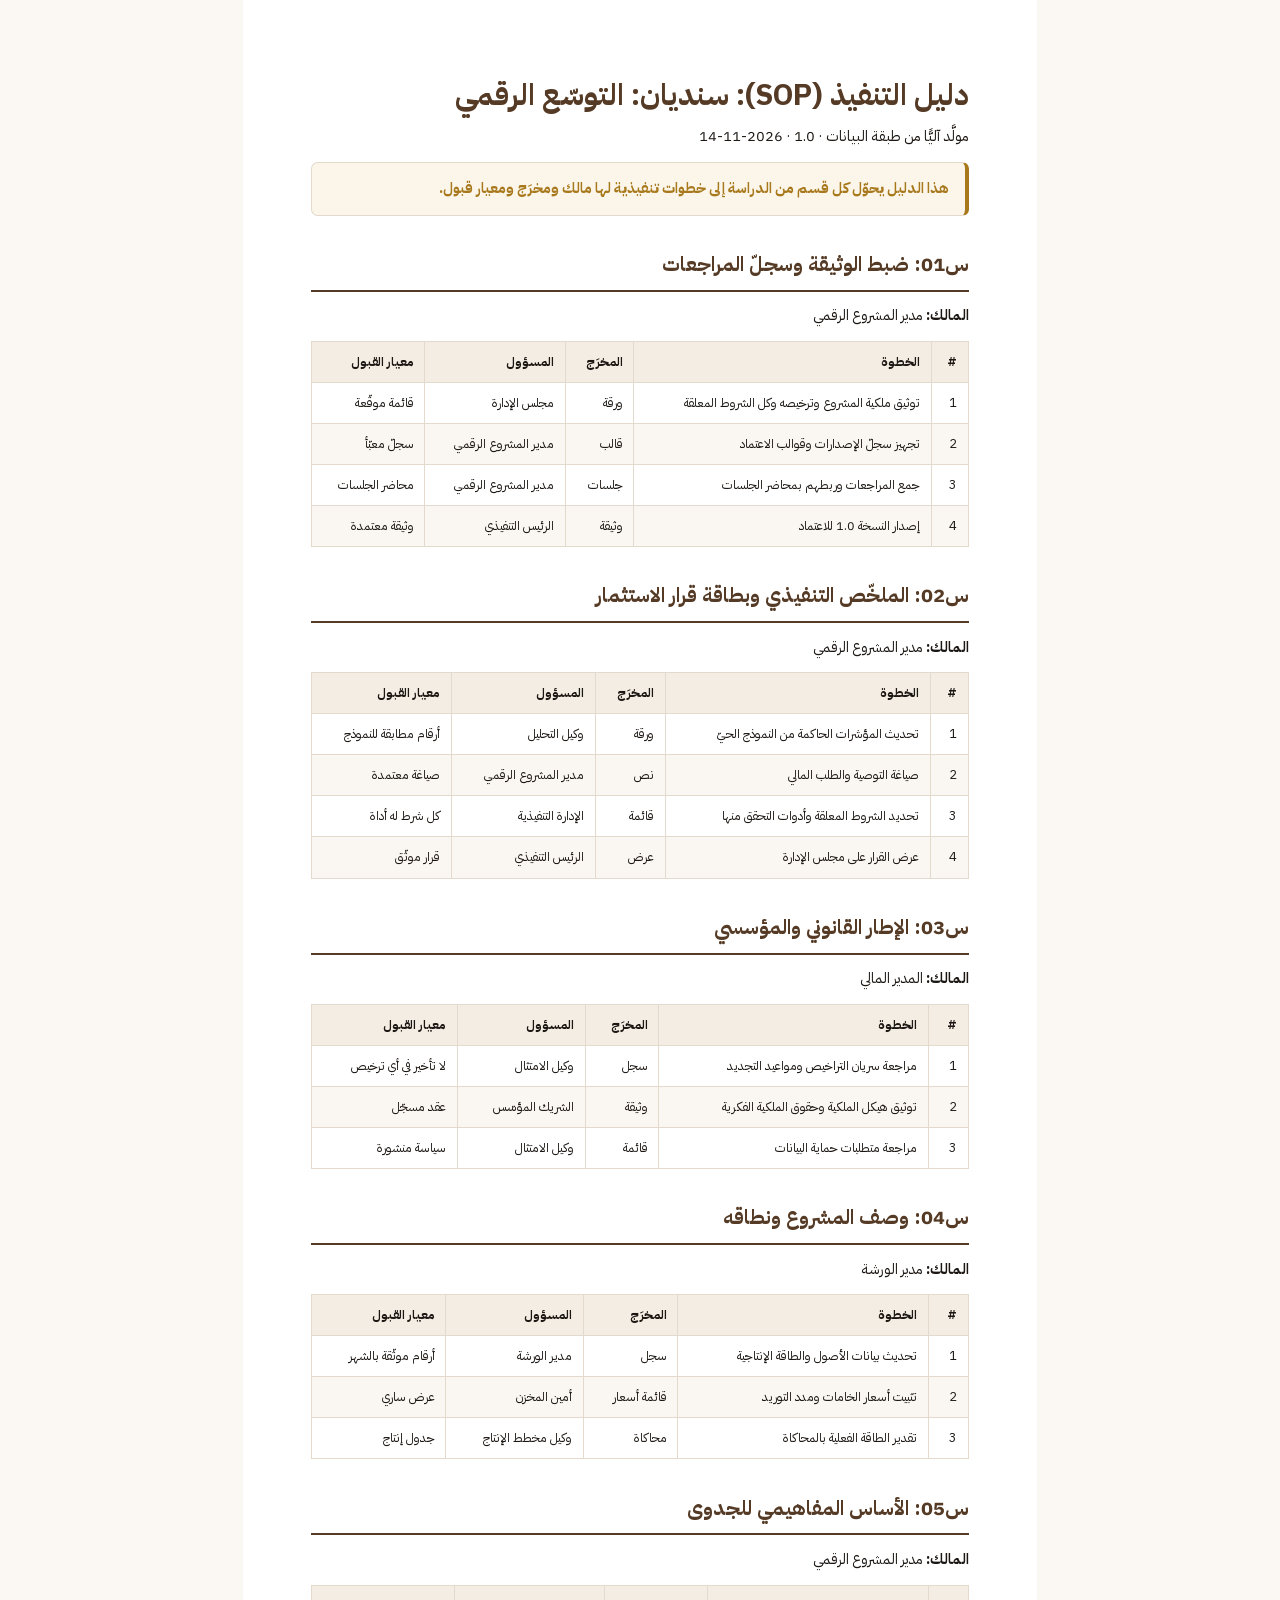
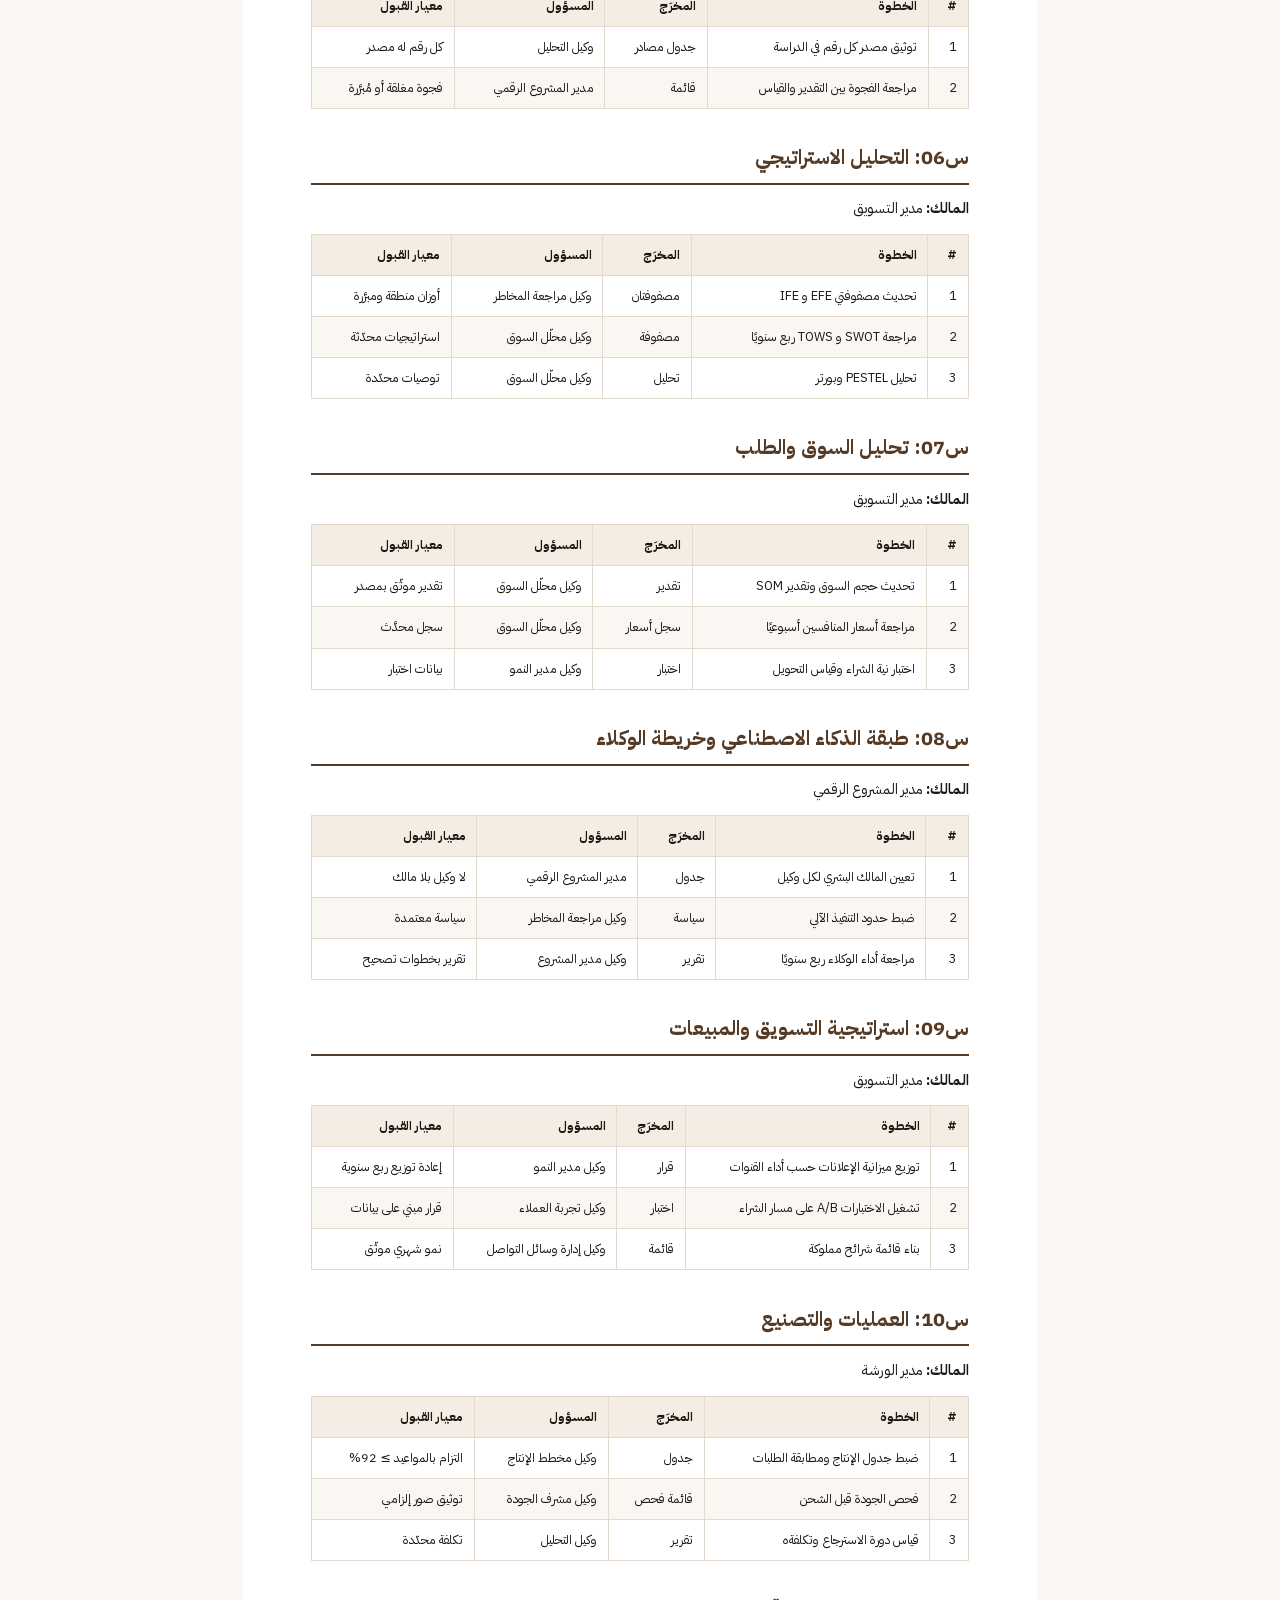
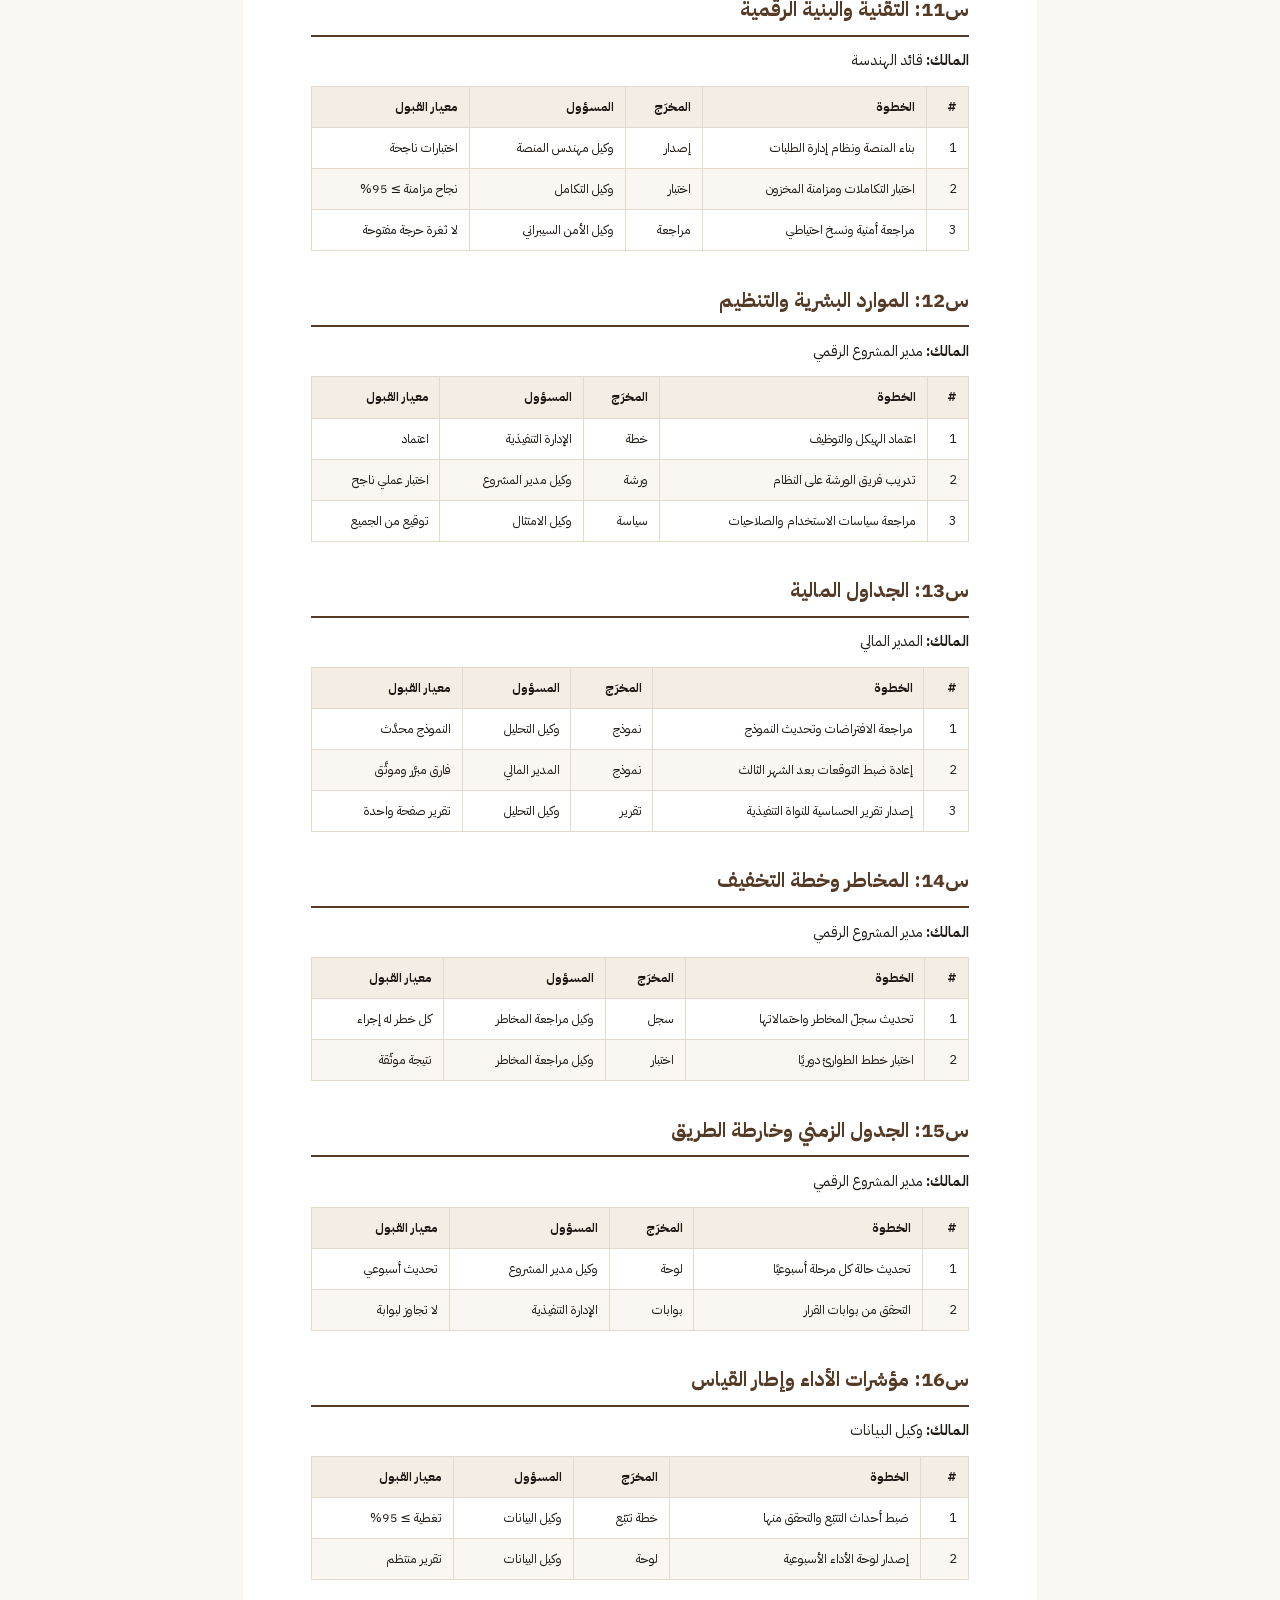
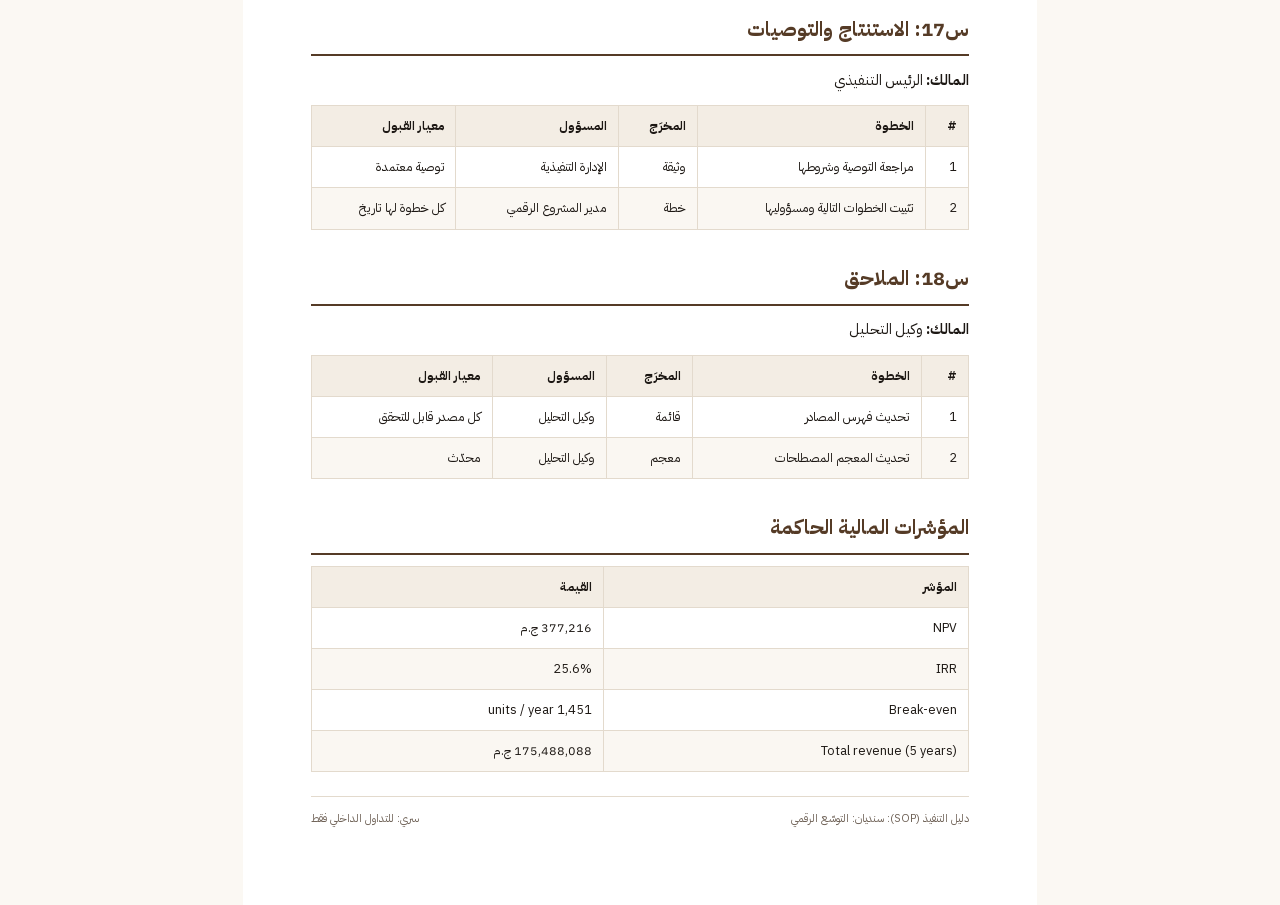
<file: out/01-sop-playbook.html>
<!DOCTYPE html>
<html lang="ar" dir="rtl">
<head>
<meta charset="utf-8">
<meta name="viewport" content="width=device-width, initial-scale=1">
<title>دليل التنفيذ (SOP): سنديان: التوسّع الرقمي</title>
<link rel="stylesheet" href="../assets/css/fonts.css">
<style>
:root{--ink:#1c1713;--muted:#6f6257;--line:#e3dacd;--wood:#553b26;--mint:#0e7c66;
--gold:#a8781d;--paper:#fbf8f3;--surface:#fff;--danger:#b3261e}
*{box-sizing:border-box}
body{margin:0;background:var(--paper);color:var(--ink);
font-family:"IBM Plex Sans Arabic","IBM Plex Sans Latin","Tajawal","Noto Sans Arabic","Geeza Pro",system-ui,sans-serif;
font-size:11pt;line-height:1.9;letter-spacing:0}
.page{max-width:210mm;min-height:297mm;margin:0 auto;padding:20mm 18mm;background:#fff}
h1{font-size:22pt;line-height:1.35;margin:0 0 6pt;color:var(--wood)}
h2{font-size:15pt;margin:22pt 0 8pt;padding-bottom:5pt;border-bottom:1.5pt solid var(--wood);color:var(--wood)}
h3{font-size:12.5pt;margin:16pt 0 6pt;color:var(--mint)}
p{margin:0 0 8pt}
ul,ol{margin:0 0 10pt;padding-inline-start:1.5em}
li{margin-bottom:4pt}
table{width:100%;border-collapse:collapse;margin:0 0 12pt;font-size:9.5pt}
th,td{border:1px solid var(--line);padding:6pt 8pt;text-align:right;vertical-align:top}
thead th{background:#f3ede4;font-weight:700}
tbody tr:nth-child(even){background:#faf7f2}
.num{direction:rtl;text-align:right;white-space:nowrap;font-variant-numeric:tabular-nums}
.cover{background:linear-gradient(155deg,#241a12,#553b26);color:#f6efe6;border-radius:8pt;
padding:26pt;margin-bottom:16pt;min-height:150mm;display:flex;flex-direction:column;justify-content:space-between}
.cover h1{color:#fff;font-size:26pt}
.cover .badge{display:inline-block;border:1px solid rgba(255,255,255,.3);border-radius:99pt;
padding:4pt 12pt;font-size:9pt}
.cover dl{display:grid;grid-template-columns:repeat(3,1fr);gap:8pt 14pt;margin:0;
border-top:1px solid rgba(255,255,255,.25);padding-top:12pt}
.cover dt{font-size:8pt;color:rgba(246,239,230,.6)}
.cover dd{margin:0;font-size:10pt;font-weight:700;color:#fff}
.kpis{display:grid;grid-template-columns:repeat(4,1fr);gap:8pt;margin:0 0 14pt}
.kpi{border:1px solid var(--line);border-radius:6pt;padding:8pt 10pt;background:#fff}
.kpi .l{font-size:8.5pt;color:var(--muted)}
.kpi .v{font-size:14pt;font-weight:700;color:var(--mint)}
.callout{border:1px solid var(--line);border-inline-start:3pt solid var(--gold);
background:#fbf6e9;border-radius:5pt;padding:9pt 12pt;margin:0 0 12pt}
.callout b{color:var(--gold)}
.foot{margin-top:18pt;padding-top:8pt;border-top:1px solid var(--line);
font-size:8.5pt;color:var(--muted);display:flex;justify-content:space-between}
code{font-family:"IBM Plex Mono",ui-monospace,Menlo,monospace;font-size:9pt;
direction:ltr;unicode-bidi:isolate;background:#f3ede4;padding:1pt 4pt;border-radius:3pt}
@media print{body{background:#fff}.page{padding:0;min-height:auto;max-width:none}
h2{page-break-after:avoid}table{page-break-inside:auto}tr{page-break-inside:avoid}
thead{display:table-header-group}.cover{-webkit-print-color-adjust:exact;print-color-adjust:exact}}
</style>
</head>
<body>
<div class="page">
<h1>دليل التنفيذ (SOP): سنديان: التوسّع الرقمي</h1><p class='note'>مولَّد آليًّا من طبقة البيانات · 1.0 · 2026-11-14</p><div class='callout'><b>هذا الدليل يحوّل كل قسم من الدراسة إلى خطوات تنفيذية لها مالك ومخرَج ومعيار قبول.</b></div><h2>س01: ضبط الوثيقة وسجلّ المراجعات</h2><p><b>المالك:</b> مدير المشروع الرقمي</p><table><thead><tr><th>#</th><th>الخطوة</th><th>المخرَج</th><th>المسؤول</th><th>معيار القبول</th></tr></thead><tbody><tr><td class='num'>1</td><td>توثيق ملكية المشروع وترخيصه وكل الشروط المعلقة</td><td>ورقة</td><td>مجلس الإدارة</td><td>قائمة موقّعة</td></tr><tr><td class='num'>2</td><td>تجهيز سجلّ الإصدارات وقوالب الاعتماد</td><td>قالب</td><td>مدير المشروع الرقمي</td><td>سجلّ معبّأ</td></tr><tr><td class='num'>3</td><td>جمع المراجعات وربطهم بمحاضر الجلسات</td><td>جلسات</td><td>مدير المشروع الرقمي</td><td>محاضر الجلسات</td></tr><tr><td class='num'>4</td><td>إصدار النسخة 1.0 للاعتماد</td><td>وثيقة</td><td>الرئيس التنفيذي</td><td>وثيقة معتمدة</td></tr></tbody></table><h2>س02: الملخّص التنفيذي وبطاقة قرار الاستثمار</h2><p><b>المالك:</b> مدير المشروع الرقمي</p><table><thead><tr><th>#</th><th>الخطوة</th><th>المخرَج</th><th>المسؤول</th><th>معيار القبول</th></tr></thead><tbody><tr><td class='num'>1</td><td>تحديث المؤشرات الحاكمة من النموذج الحيّ</td><td>ورقة</td><td>وكيل التحليل</td><td>أرقام مطابقة للنموذج</td></tr><tr><td class='num'>2</td><td>صياغة التوصية والطلب المالي</td><td>نص</td><td>مدير المشروع الرقمي</td><td>صياغة معتمدة</td></tr><tr><td class='num'>3</td><td>تحديد الشروط المعلقة وأدوات التحقق منها</td><td>قائمة</td><td>الإدارة التنفيذية</td><td>كل شرط له أداة</td></tr><tr><td class='num'>4</td><td>عرض القرار على مجلس الإدارة</td><td>عرض</td><td>الرئيس التنفيذي</td><td>قرار موثّق</td></tr></tbody></table><h2>س03: الإطار القانوني والمؤسسي</h2><p><b>المالك:</b> المدير المالي</p><table><thead><tr><th>#</th><th>الخطوة</th><th>المخرَج</th><th>المسؤول</th><th>معيار القبول</th></tr></thead><tbody><tr><td class='num'>1</td><td>مراجعة سريان التراخيص ومواعيد التجديد</td><td>سجل</td><td>وكيل الامتثال</td><td>لا تأخير في أي ترخيص</td></tr><tr><td class='num'>2</td><td>توثيق هيكل الملكية وحقوق الملكية الفكرية</td><td>وثيقة</td><td>الشريك المؤسّس</td><td>عقد مسجّل</td></tr><tr><td class='num'>3</td><td>مراجعة متطلبات حماية البيانات</td><td>قائمة</td><td>وكيل الامتثال</td><td>سياسة منشورة</td></tr></tbody></table><h2>س04: وصف المشروع ونطاقه</h2><p><b>المالك:</b> مدير الورشة</p><table><thead><tr><th>#</th><th>الخطوة</th><th>المخرَج</th><th>المسؤول</th><th>معيار القبول</th></tr></thead><tbody><tr><td class='num'>1</td><td>تحديث بيانات الأصول والطاقة الإنتاجية</td><td>سجل</td><td>مدير الورشة</td><td>أرقام موثّقة بالشهر</td></tr><tr><td class='num'>2</td><td>تثبيت أسعار الخامات ومدد التوريد</td><td>قائمة أسعار</td><td>أمين المخزن</td><td>عرض ساري</td></tr><tr><td class='num'>3</td><td>تقدير الطاقة الفعلية بالمحاكاة</td><td>محاكاة</td><td>وكيل مخطط الإنتاج</td><td>جدول إنتاج</td></tr></tbody></table><h2>س05: الأساس المفاهيمي للجدوى</h2><p><b>المالك:</b> مدير المشروع الرقمي</p><table><thead><tr><th>#</th><th>الخطوة</th><th>المخرَج</th><th>المسؤول</th><th>معيار القبول</th></tr></thead><tbody><tr><td class='num'>1</td><td>توثيق مصدر كل رقم في الدراسة</td><td>جدول مصادر</td><td>وكيل التحليل</td><td>كل رقم له مصدر</td></tr><tr><td class='num'>2</td><td>مراجعة الفجوة بين التقدير والقياس</td><td>قائمة</td><td>مدير المشروع الرقمي</td><td>فجوة مغلقة أو مُبرَّرة</td></tr></tbody></table><h2>س06: التحليل الاستراتيجي</h2><p><b>المالك:</b> مدير التسويق</p><table><thead><tr><th>#</th><th>الخطوة</th><th>المخرَج</th><th>المسؤول</th><th>معيار القبول</th></tr></thead><tbody><tr><td class='num'>1</td><td>تحديث مصفوفتي EFE و IFE</td><td>مصفوفتان</td><td>وكيل مراجعة المخاطر</td><td>أوزان منطقة ومبرَّرة</td></tr><tr><td class='num'>2</td><td>مراجعة SWOT و TOWS ربع سنويًا</td><td>مصفوفة</td><td>وكيل محلّل السوق</td><td>استراتيجيات محدّثة</td></tr><tr><td class='num'>3</td><td>تحليل PESTEL وبورتر</td><td>تحليل</td><td>وكيل محلّل السوق</td><td>توصيات محدّدة</td></tr></tbody></table><h2>س07: تحليل السوق والطلب</h2><p><b>المالك:</b> مدير التسويق</p><table><thead><tr><th>#</th><th>الخطوة</th><th>المخرَج</th><th>المسؤول</th><th>معيار القبول</th></tr></thead><tbody><tr><td class='num'>1</td><td>تحديث حجم السوق وتقدير SOM</td><td>تقدير</td><td>وكيل محلّل السوق</td><td>تقدير موثّق بمصدر</td></tr><tr><td class='num'>2</td><td>مراجعة أسعار المنافسين أسبوعيًا</td><td>سجل أسعار</td><td>وكيل محلّل السوق</td><td>سجل محدَّث</td></tr><tr><td class='num'>3</td><td>اختبار نية الشراء وقياس التحويل</td><td>اختبار</td><td>وكيل مدير النمو</td><td>بيانات اختبار</td></tr></tbody></table><h2>س08: طبقة الذكاء الاصطناعي وخريطة الوكلاء</h2><p><b>المالك:</b> مدير المشروع الرقمي</p><table><thead><tr><th>#</th><th>الخطوة</th><th>المخرَج</th><th>المسؤول</th><th>معيار القبول</th></tr></thead><tbody><tr><td class='num'>1</td><td>تعيين المالك البشري لكل وكيل</td><td>جدول</td><td>مدير المشروع الرقمي</td><td>لا وكيل بلا مالك</td></tr><tr><td class='num'>2</td><td>ضبط حدود التنفيذ الآلي</td><td>سياسة</td><td>وكيل مراجعة المخاطر</td><td>سياسة معتمدة</td></tr><tr><td class='num'>3</td><td>مراجعة أداء الوكلاء ربع سنويًا</td><td>تقرير</td><td>وكيل مدير المشروع</td><td>تقرير بخطوات تصحيح</td></tr></tbody></table><h2>س09: استراتيجية التسويق والمبيعات</h2><p><b>المالك:</b> مدير التسويق</p><table><thead><tr><th>#</th><th>الخطوة</th><th>المخرَج</th><th>المسؤول</th><th>معيار القبول</th></tr></thead><tbody><tr><td class='num'>1</td><td>توزيع ميزانية الإعلانات حسب أداء القنوات</td><td>قرار</td><td>وكيل مدير النمو</td><td>إعادة توزيع ربع سنوية</td></tr><tr><td class='num'>2</td><td>تشغيل الاختبارات A/B على مسار الشراء</td><td>اختبار</td><td>وكيل تجربة العملاء</td><td>قرار مبني على بيانات</td></tr><tr><td class='num'>3</td><td>بناء قائمة شرائح مملوكة</td><td>قائمة</td><td>وكيل إدارة وسائل التواصل</td><td>نمو شهري موثّق</td></tr></tbody></table><h2>س10: العمليات والتصنيع</h2><p><b>المالك:</b> مدير الورشة</p><table><thead><tr><th>#</th><th>الخطوة</th><th>المخرَج</th><th>المسؤول</th><th>معيار القبول</th></tr></thead><tbody><tr><td class='num'>1</td><td>ضبط جدول الإنتاج ومطابقة الطلبات</td><td>جدول</td><td>وكيل مخطط الإنتاج</td><td>التزام بالمواعيد ≥ 92%</td></tr><tr><td class='num'>2</td><td>فحص الجودة قبل الشحن</td><td>قائمة فحص</td><td>وكيل مشرف الجودة</td><td>توثيق صور إلزامي</td></tr><tr><td class='num'>3</td><td>قياس دورة الاسترجاع وتكلفةه</td><td>تقرير</td><td>وكيل التحليل</td><td>تكلفة محدّدة</td></tr></tbody></table><h2>س11: التقنية والبنية الرقمية</h2><p><b>المالك:</b> قائد الهندسة</p><table><thead><tr><th>#</th><th>الخطوة</th><th>المخرَج</th><th>المسؤول</th><th>معيار القبول</th></tr></thead><tbody><tr><td class='num'>1</td><td>بناء المنصة ونظام إدارة الطلبات</td><td>إصدار</td><td>وكيل مهندس المنصة</td><td>اختبارات ناجحة</td></tr><tr><td class='num'>2</td><td>اختبار التكاملات ومزامنة المخزون</td><td>اختبار</td><td>وكيل التكامل</td><td>نجاح مزامنة ≥ 95%</td></tr><tr><td class='num'>3</td><td>مراجعة أمنية ونسخ احتياطي</td><td>مراجعة</td><td>وكيل الأمن السيبراني</td><td>لا ثغرة حرجة مفتوحة</td></tr></tbody></table><h2>س12: الموارد البشرية والتنظيم</h2><p><b>المالك:</b> مدير المشروع الرقمي</p><table><thead><tr><th>#</th><th>الخطوة</th><th>المخرَج</th><th>المسؤول</th><th>معيار القبول</th></tr></thead><tbody><tr><td class='num'>1</td><td>اعتماد الهيكل والتوظيف</td><td>خطة</td><td>الإدارة التنفيذية</td><td>اعتماد</td></tr><tr><td class='num'>2</td><td>تدريب فريق الورشة على النظام</td><td>ورشة</td><td>وكيل مدير المشروع</td><td>اختبار عملي ناجح</td></tr><tr><td class='num'>3</td><td>مراجعة سياسات الاستخدام والصلاحيات</td><td>سياسة</td><td>وكيل الامتثال</td><td>توقيع من الجميع</td></tr></tbody></table><h2>س13: الجداول المالية</h2><p><b>المالك:</b> المدير المالي</p><table><thead><tr><th>#</th><th>الخطوة</th><th>المخرَج</th><th>المسؤول</th><th>معيار القبول</th></tr></thead><tbody><tr><td class='num'>1</td><td>مراجعة الافتراضات وتحديث النموذج</td><td>نموذج</td><td>وكيل التحليل</td><td>النموذج محدَّث</td></tr><tr><td class='num'>2</td><td>إعادة ضبط التوقعات بعد الشهر الثالث</td><td>نموذج</td><td>المدير المالي</td><td>فارق مبرَّر وموثَّق</td></tr><tr><td class='num'>3</td><td>إصدار تقرير الحساسية للنواة التنفيذية</td><td>تقرير</td><td>وكيل التحليل</td><td>تقرير صفحة واحدة</td></tr></tbody></table><h2>س14: المخاطر وخطة التخفيف</h2><p><b>المالك:</b> مدير المشروع الرقمي</p><table><thead><tr><th>#</th><th>الخطوة</th><th>المخرَج</th><th>المسؤول</th><th>معيار القبول</th></tr></thead><tbody><tr><td class='num'>1</td><td>تحديث سجلّ المخاطر واحتمالاتها</td><td>سجل</td><td>وكيل مراجعة المخاطر</td><td>كل خطر له إجراء</td></tr><tr><td class='num'>2</td><td>اختبار خطط الطوارئ دوريًا</td><td>اختبار</td><td>وكيل مراجعة المخاطر</td><td>نتيجة موثّقة</td></tr></tbody></table><h2>س15: الجدول الزمني وخارطة الطريق</h2><p><b>المالك:</b> مدير المشروع الرقمي</p><table><thead><tr><th>#</th><th>الخطوة</th><th>المخرَج</th><th>المسؤول</th><th>معيار القبول</th></tr></thead><tbody><tr><td class='num'>1</td><td>تحديث حالة كل مرحلة أسبوعيًا</td><td>لوحة</td><td>وكيل مدير المشروع</td><td>تحديث أسبوعي</td></tr><tr><td class='num'>2</td><td>التحقق من بوابات القرار</td><td>بوابات</td><td>الإدارة التنفيذية</td><td>لا تجاوز لبوابة</td></tr></tbody></table><h2>س16: مؤشرات الأداء وإطار القياس</h2><p><b>المالك:</b> وكيل البيانات</p><table><thead><tr><th>#</th><th>الخطوة</th><th>المخرَج</th><th>المسؤول</th><th>معيار القبول</th></tr></thead><tbody><tr><td class='num'>1</td><td>ضبط أحداث التتبّع والتحقق منها</td><td>خطة تتبّع</td><td>وكيل البيانات</td><td>تغطية ≥ 95%</td></tr><tr><td class='num'>2</td><td>إصدار لوحة الأداء الأسبوعية</td><td>لوحة</td><td>وكيل البيانات</td><td>تقرير منتظم</td></tr></tbody></table><h2>س17: الاستنتاج والتوصيات</h2><p><b>المالك:</b> الرئيس التنفيذي</p><table><thead><tr><th>#</th><th>الخطوة</th><th>المخرَج</th><th>المسؤول</th><th>معيار القبول</th></tr></thead><tbody><tr><td class='num'>1</td><td>مراجعة التوصية وشروطها</td><td>وثيقة</td><td>الإدارة التنفيذية</td><td>توصية معتمدة</td></tr><tr><td class='num'>2</td><td>تثبيت الخطوات التالية ومسؤوليها</td><td>خطة</td><td>مدير المشروع الرقمي</td><td>كل خطوة لها تاريخ</td></tr></tbody></table><h2>س18: الملاحق</h2><p><b>المالك:</b> وكيل التحليل</p><table><thead><tr><th>#</th><th>الخطوة</th><th>المخرَج</th><th>المسؤول</th><th>معيار القبول</th></tr></thead><tbody><tr><td class='num'>1</td><td>تحديث فهرس المصادر</td><td>قائمة</td><td>وكيل التحليل</td><td>كل مصدر قابل للتحقق</td></tr><tr><td class='num'>2</td><td>تحديث المعجم المصطلحات</td><td>معجم</td><td>وكيل التحليل</td><td>محدّث</td></tr></tbody></table><h2>المؤشرات المالية الحاكمة</h2><table><thead><tr><th>المؤشر</th><th>القيمة</th></tr></thead><tbody><tr><td>NPV</td><td class='num'>377,216 ج.م</td></tr><tr><td>IRR</td><td class='num'>25.6%</td></tr><tr><td>Break-even</td><td class='num'>1,451 units / year</td></tr><tr><td>Total revenue (5 years)</td><td class='num'>175,488,088 ج.م</td></tr></tbody></table>
<div class="foot">
  <span>دليل التنفيذ (SOP): سنديان: التوسّع الرقمي</span>
  <span>سري: للتداول الداخلي فقط</span>
</div>
</div>
</body>
</html>
</file>
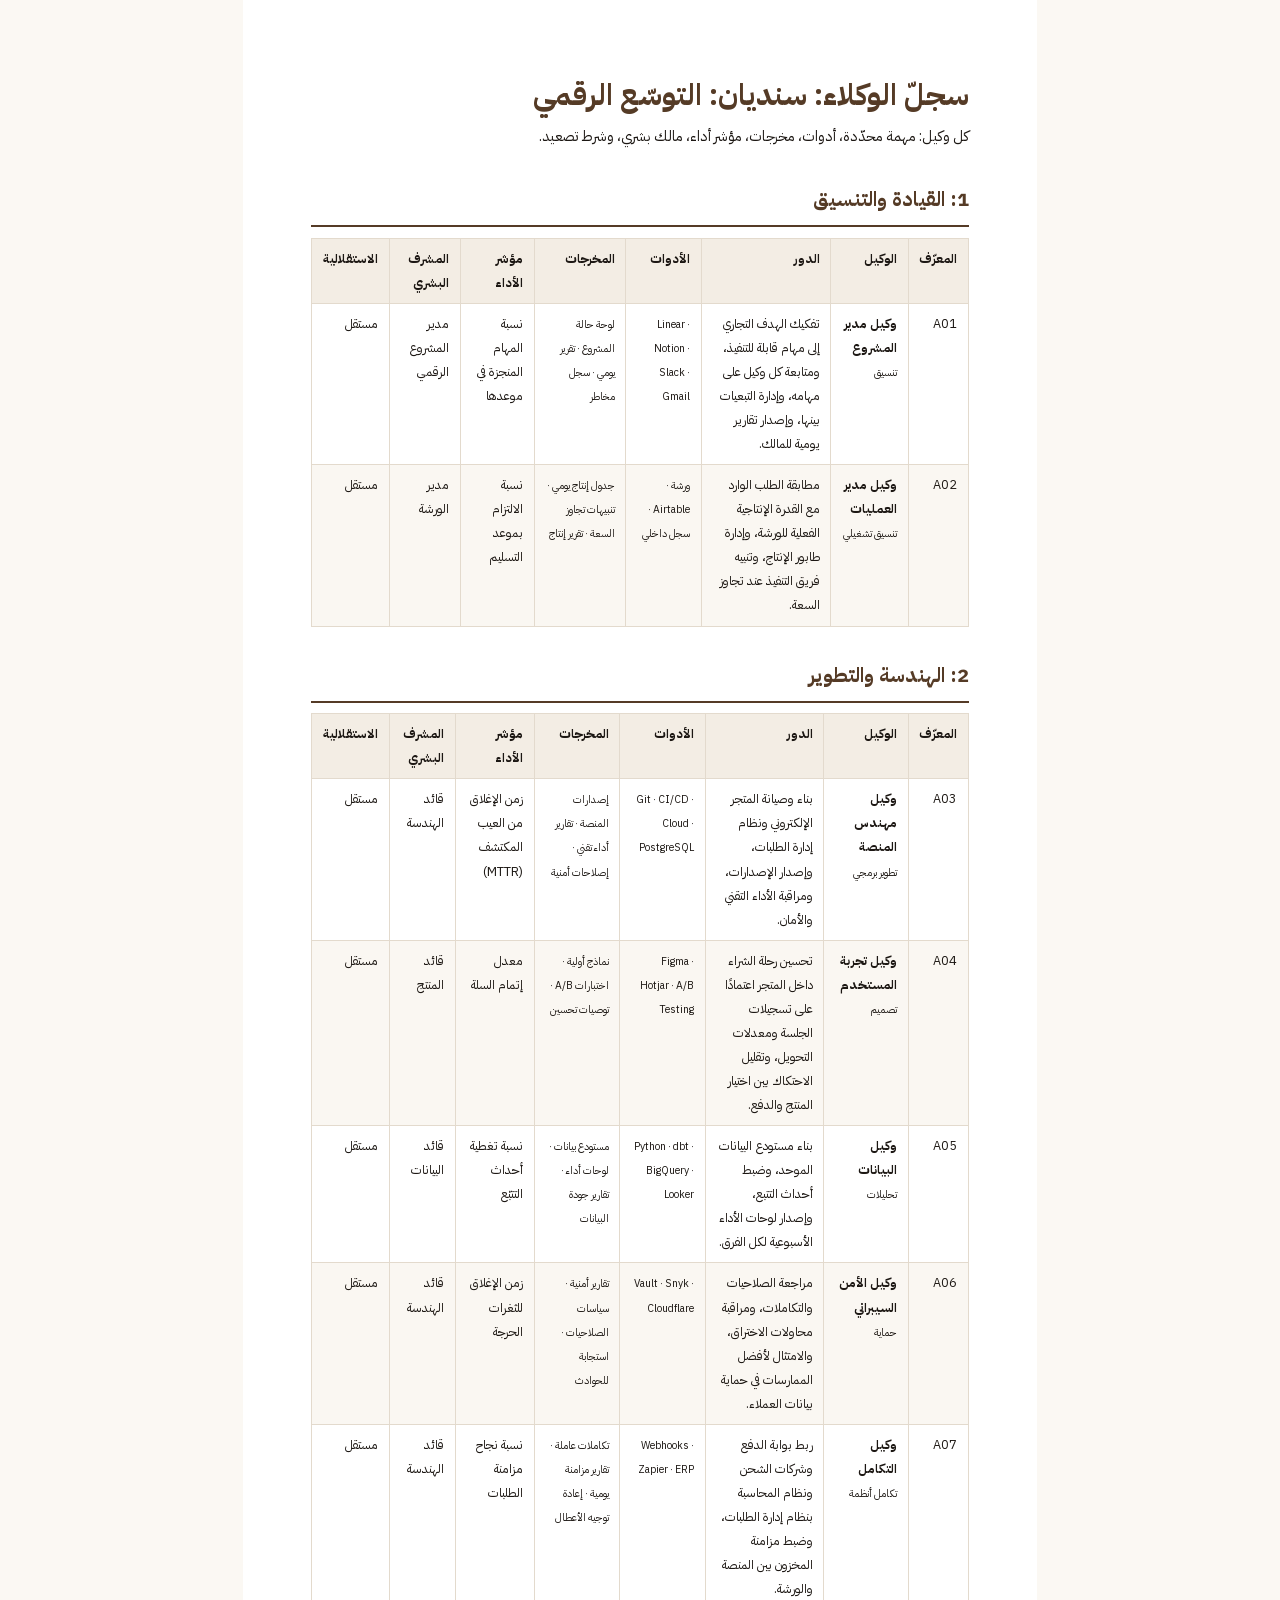
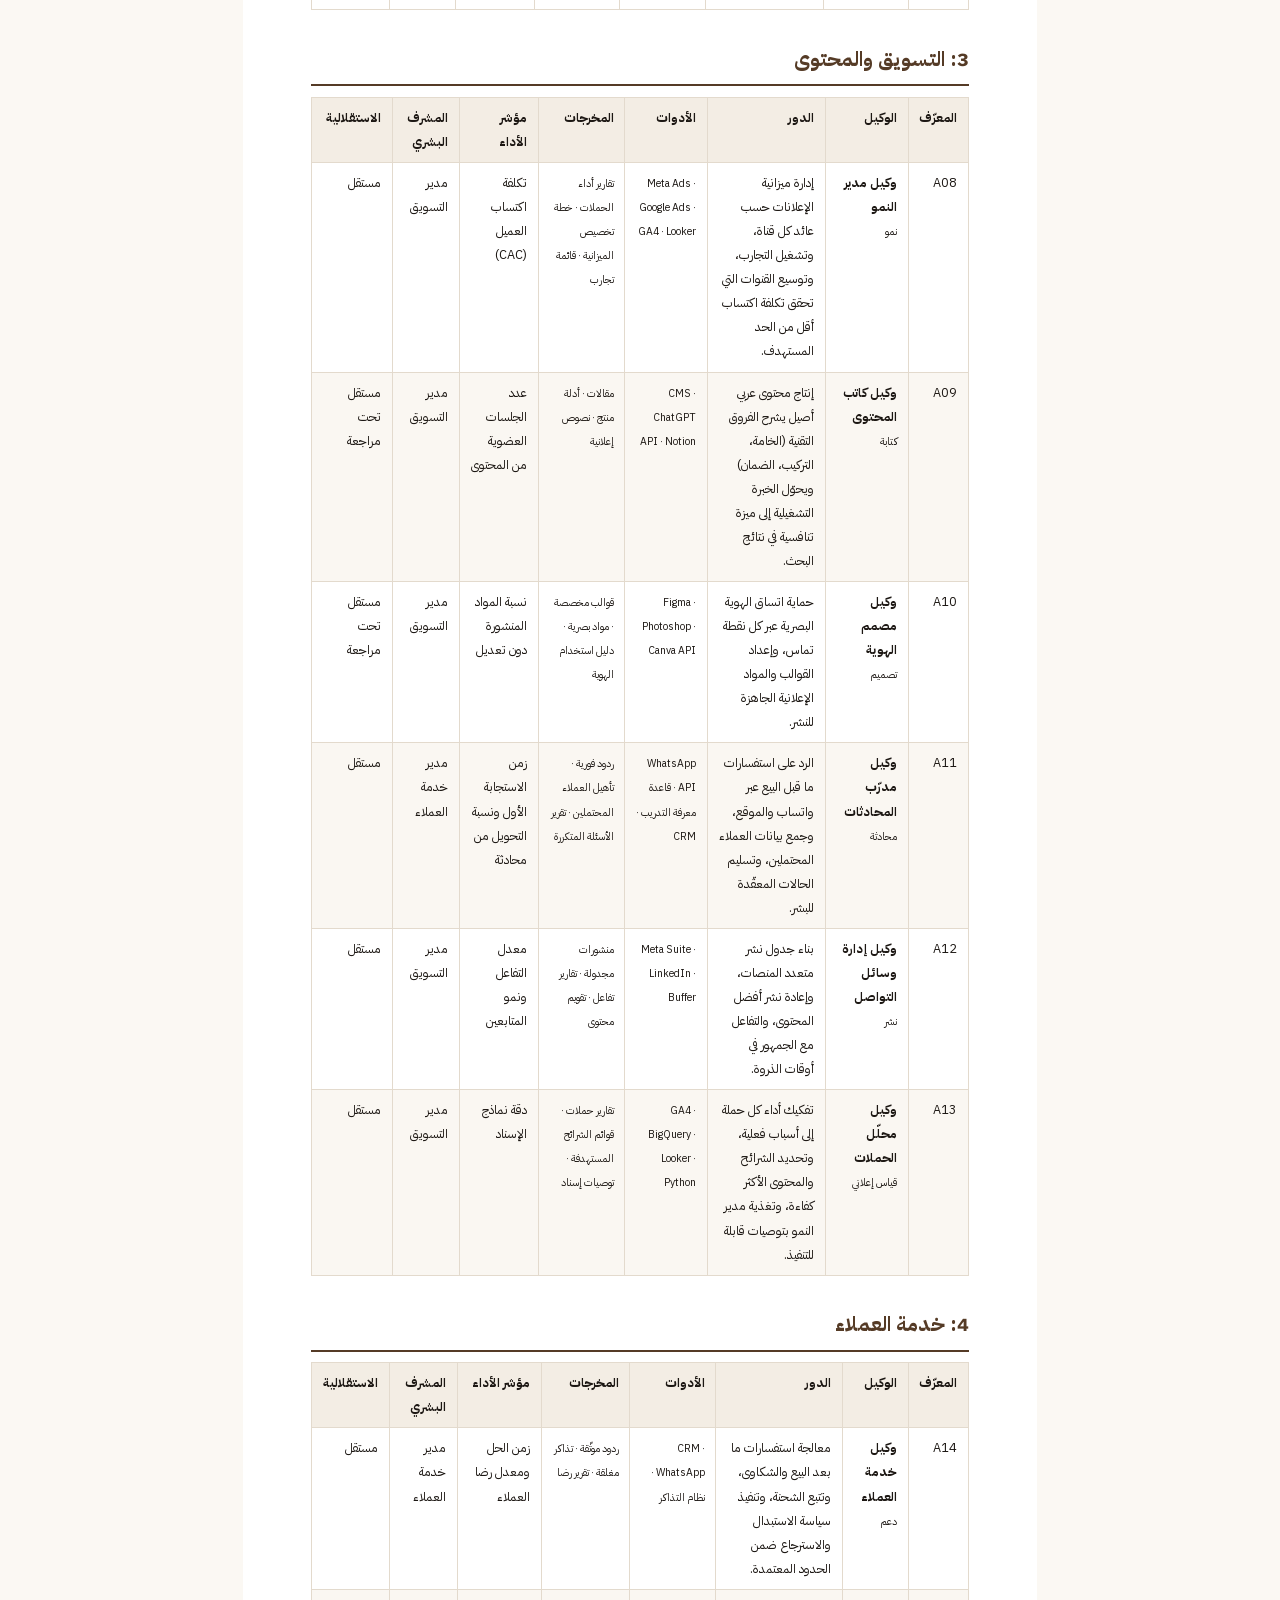
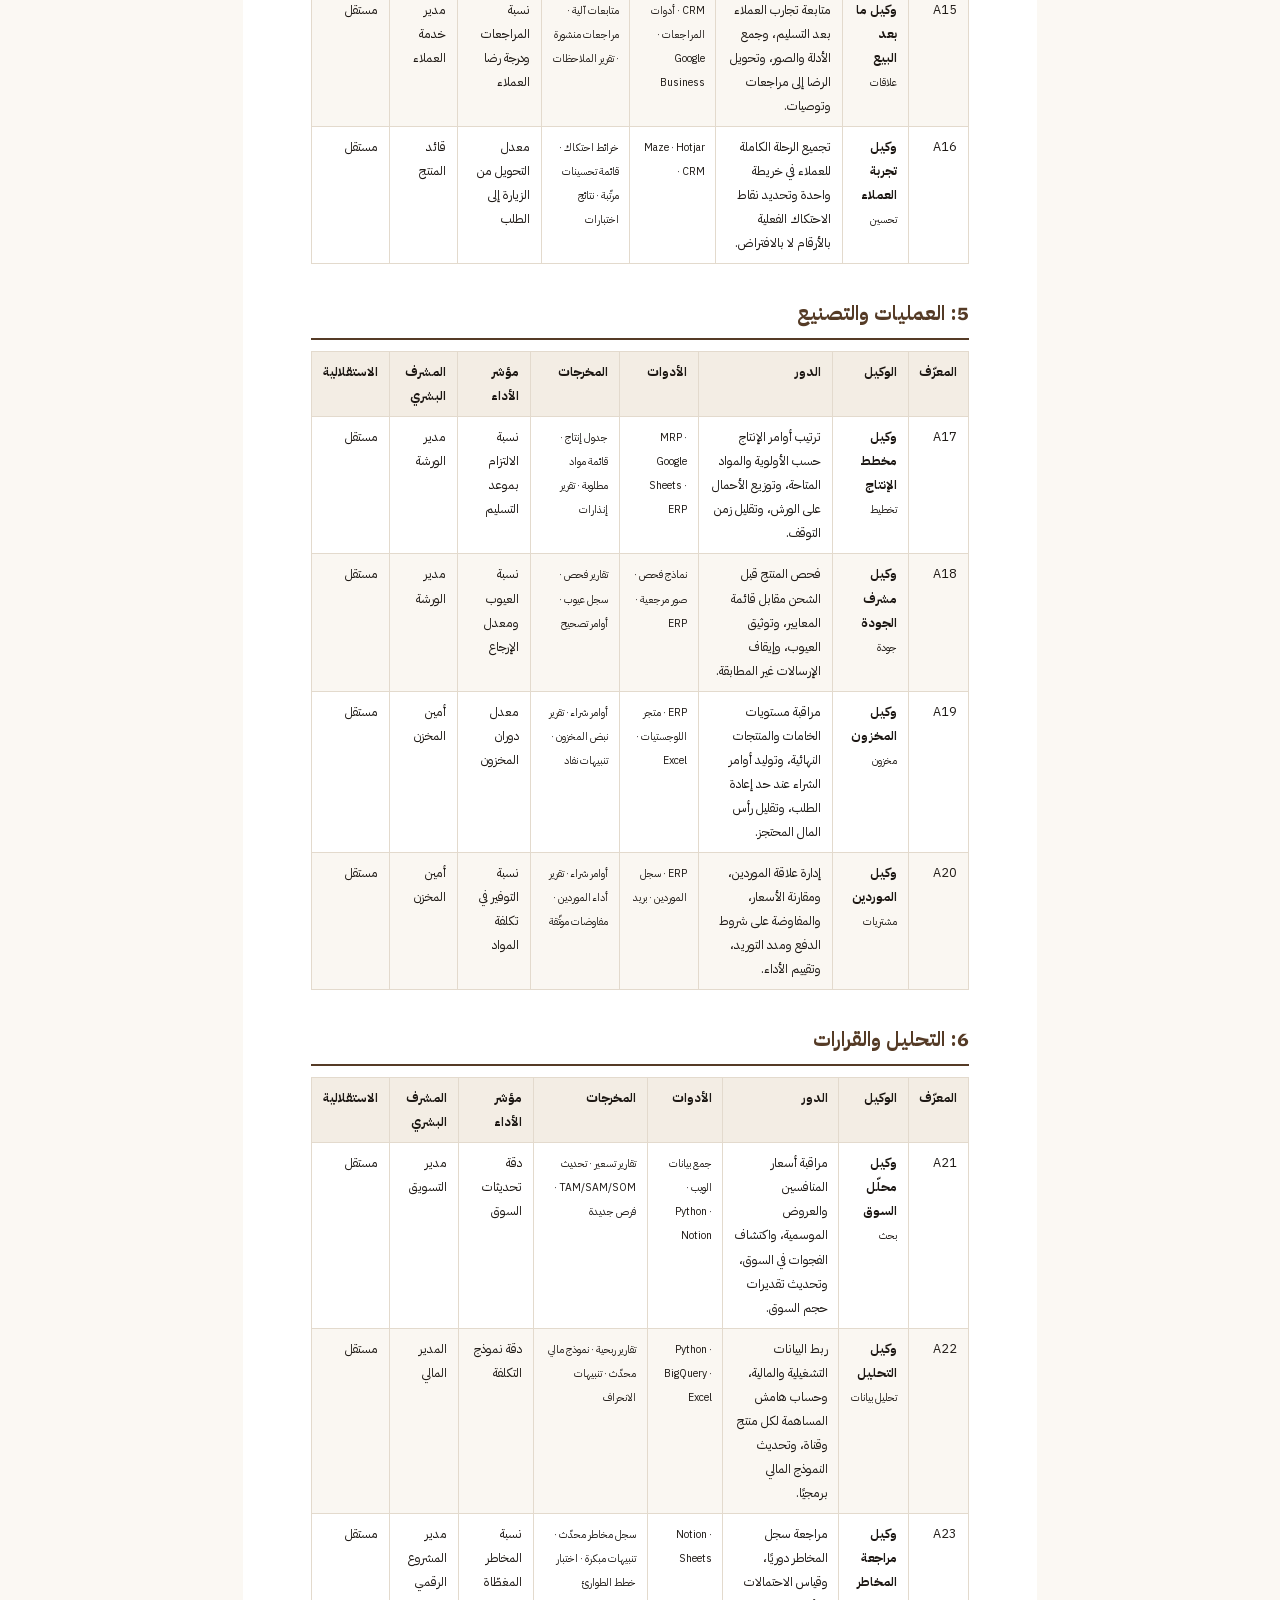
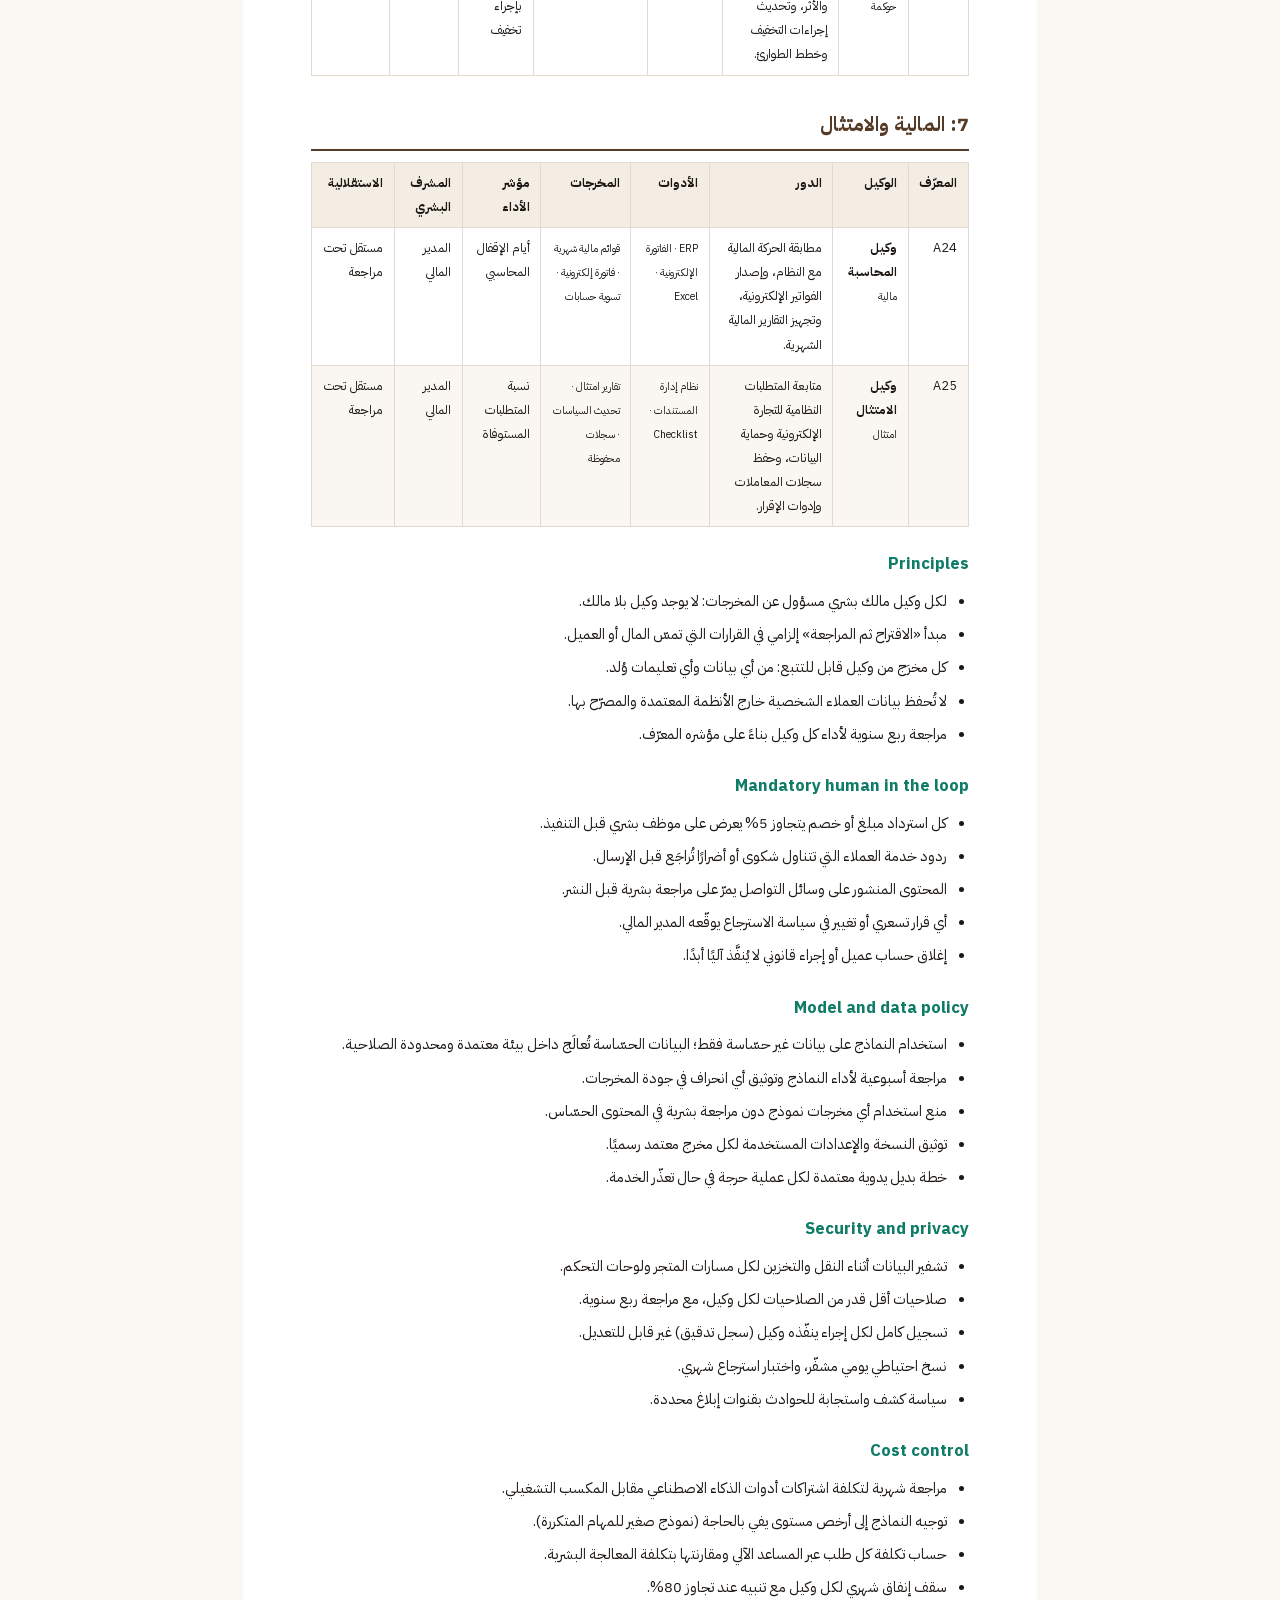
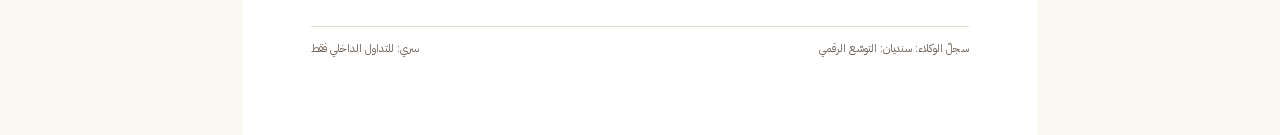
<file: out/02-agent-registry.html>
<!DOCTYPE html>
<html lang="ar" dir="rtl">
<head>
<meta charset="utf-8">
<meta name="viewport" content="width=device-width, initial-scale=1">
<title>سجلّ الوكلاء: سنديان: التوسّع الرقمي</title>
<link rel="stylesheet" href="../assets/css/fonts.css">
<style>
:root{--ink:#1c1713;--muted:#6f6257;--line:#e3dacd;--wood:#553b26;--mint:#0e7c66;
--gold:#a8781d;--paper:#fbf8f3;--surface:#fff;--danger:#b3261e}
*{box-sizing:border-box}
body{margin:0;background:var(--paper);color:var(--ink);
font-family:"IBM Plex Sans Arabic","IBM Plex Sans Latin","Tajawal","Noto Sans Arabic","Geeza Pro",system-ui,sans-serif;
font-size:11pt;line-height:1.9;letter-spacing:0}
.page{max-width:210mm;min-height:297mm;margin:0 auto;padding:20mm 18mm;background:#fff}
h1{font-size:22pt;line-height:1.35;margin:0 0 6pt;color:var(--wood)}
h2{font-size:15pt;margin:22pt 0 8pt;padding-bottom:5pt;border-bottom:1.5pt solid var(--wood);color:var(--wood)}
h3{font-size:12.5pt;margin:16pt 0 6pt;color:var(--mint)}
p{margin:0 0 8pt}
ul,ol{margin:0 0 10pt;padding-inline-start:1.5em}
li{margin-bottom:4pt}
table{width:100%;border-collapse:collapse;margin:0 0 12pt;font-size:9.5pt}
th,td{border:1px solid var(--line);padding:6pt 8pt;text-align:right;vertical-align:top}
thead th{background:#f3ede4;font-weight:700}
tbody tr:nth-child(even){background:#faf7f2}
.num{direction:rtl;text-align:right;white-space:nowrap;font-variant-numeric:tabular-nums}
.cover{background:linear-gradient(155deg,#241a12,#553b26);color:#f6efe6;border-radius:8pt;
padding:26pt;margin-bottom:16pt;min-height:150mm;display:flex;flex-direction:column;justify-content:space-between}
.cover h1{color:#fff;font-size:26pt}
.cover .badge{display:inline-block;border:1px solid rgba(255,255,255,.3);border-radius:99pt;
padding:4pt 12pt;font-size:9pt}
.cover dl{display:grid;grid-template-columns:repeat(3,1fr);gap:8pt 14pt;margin:0;
border-top:1px solid rgba(255,255,255,.25);padding-top:12pt}
.cover dt{font-size:8pt;color:rgba(246,239,230,.6)}
.cover dd{margin:0;font-size:10pt;font-weight:700;color:#fff}
.kpis{display:grid;grid-template-columns:repeat(4,1fr);gap:8pt;margin:0 0 14pt}
.kpi{border:1px solid var(--line);border-radius:6pt;padding:8pt 10pt;background:#fff}
.kpi .l{font-size:8.5pt;color:var(--muted)}
.kpi .v{font-size:14pt;font-weight:700;color:var(--mint)}
.callout{border:1px solid var(--line);border-inline-start:3pt solid var(--gold);
background:#fbf6e9;border-radius:5pt;padding:9pt 12pt;margin:0 0 12pt}
.callout b{color:var(--gold)}
.foot{margin-top:18pt;padding-top:8pt;border-top:1px solid var(--line);
font-size:8.5pt;color:var(--muted);display:flex;justify-content:space-between}
code{font-family:"IBM Plex Mono",ui-monospace,Menlo,monospace;font-size:9pt;
direction:ltr;unicode-bidi:isolate;background:#f3ede4;padding:1pt 4pt;border-radius:3pt}
@media print{body{background:#fff}.page{padding:0;min-height:auto;max-width:none}
h2{page-break-after:avoid}table{page-break-inside:auto}tr{page-break-inside:avoid}
thead{display:table-header-group}.cover{-webkit-print-color-adjust:exact;print-color-adjust:exact}}
</style>
</head>
<body>
<div class="page">
<h1>سجلّ الوكلاء: سنديان: التوسّع الرقمي</h1><p>كل وكيل: مهمة محدّدة، أدوات، مخرجات، مؤشر أداء، مالك بشري، وشرط تصعيد.</p><h2>1: القيادة والتنسيق</h2><table><thead><tr><th>المعرّف</th><th>الوكيل</th><th>الدور</th><th>الأدوات</th><th>المخرجات</th><th>مؤشر الأداء</th><th>المشرف البشري</th><th>الاستقلالية</th></tr></thead><tbody><tr><td class='num'>A01</td><td><b>وكيل مدير المشروع</b><br><small>تنسيق</small></td><td>تفكيك الهدف التجاري إلى مهام قابلة للتنفيذ، ومتابعة كل وكيل على مهامه، وإدارة التبعيات بينها، وإصدار تقارير يومية للمالك.</td><td><small>Linear · Notion · Slack · Gmail</small></td><td><small>لوحة حالة المشروع · تقرير يومي · سجل مخاطر</small></td><td>نسبة المهام المنجزة في موعدها</td><td>مدير المشروع الرقمي</td><td>مستقل</td></tr><tr><td class='num'>A02</td><td><b>وكيل مدير العمليات</b><br><small>تنسيق تشغيلي</small></td><td>مطابقة الطلب الوارد مع القدرة الإنتاجية الفعلية للورشة، وإدارة طابور الإنتاج، وتنبيه فريق التنفيذ عند تجاوز السعة.</td><td><small>ورشة · Airtable · سجل داخلي</small></td><td><small>جدول إنتاج يومي · تنبيهات تجاوز السعة · تقرير إنتاج</small></td><td>نسبة الالتزام بموعد التسليم</td><td>مدير الورشة</td><td>مستقل</td></tr></tbody></table><h2>2: الهندسة والتطوير</h2><table><thead><tr><th>المعرّف</th><th>الوكيل</th><th>الدور</th><th>الأدوات</th><th>المخرجات</th><th>مؤشر الأداء</th><th>المشرف البشري</th><th>الاستقلالية</th></tr></thead><tbody><tr><td class='num'>A03</td><td><b>وكيل مهندس المنصة</b><br><small>تطوير برمجي</small></td><td>بناء وصيانة المتجر الإلكتروني ونظام إدارة الطلبات، وإصدار الإصدارات، ومراقبة الأداء التقني والأمان.</td><td><small>Git · CI/CD · Cloud · PostgreSQL</small></td><td><small>إصدارات المنصة · تقارير أداء تقني · إصلاحات أمنية</small></td><td>زمن الإغلاق من العيب المكتشف (MTTR)</td><td>قائد الهندسة</td><td>مستقل</td></tr><tr><td class='num'>A04</td><td><b>وكيل تجربة المستخدم</b><br><small>تصميم</small></td><td>تحسين رحلة الشراء داخل المتجر اعتمادًا على تسجيلات الجلسة ومعدلات التحويل، وتقليل الاحتكاك بين اختيار المنتج والدفع.</td><td><small>Figma · Hotjar · A/B Testing</small></td><td><small>نماذج أولية · اختبارات A/B · توصيات تحسين</small></td><td>معدل إتمام السلة</td><td>قائد المنتج</td><td>مستقل</td></tr><tr><td class='num'>A05</td><td><b>وكيل البيانات</b><br><small>تحليلات</small></td><td>بناء مستودع البيانات الموحد، وضبط أحداث التتبع، وإصدار لوحات الأداء الأسبوعية لكل الفرق.</td><td><small>Python · dbt · BigQuery · Looker</small></td><td><small>مستودع بيانات · لوحات أداء · تقارير جودة البيانات</small></td><td>نسبة تغطية أحداث التتبّع</td><td>قائد البيانات</td><td>مستقل</td></tr><tr><td class='num'>A06</td><td><b>وكيل الأمن السيبراني</b><br><small>حماية</small></td><td>مراجعة الصلاحيات والتكاملات، ومراقبة محاولات الاختراق، والامتثال لأفضل الممارسات في حماية بيانات العملاء.</td><td><small>Vault · Snyk · Cloudflare</small></td><td><small>تقارير أمنية · سياسات الصلاحيات · استجابة للحوادث</small></td><td>زمن الإغلاق للثغرات الحرجة</td><td>قائد الهندسة</td><td>مستقل</td></tr><tr><td class='num'>A07</td><td><b>وكيل التكامل</b><br><small>تكامل أنظمة</small></td><td>ربط بوابة الدفع وشركات الشحن ونظام المحاسبة بنظام إدارة الطلبات، وضبط مزامنة المخزون بين المنصة والورشة.</td><td><small>Webhooks · Zapier · ERP</small></td><td><small>تكاملات عاملة · تقارير مزامنة يومية · إعادة توجيه الأعطال</small></td><td>نسبة نجاح مزامنة الطلبات</td><td>قائد الهندسة</td><td>مستقل</td></tr></tbody></table><h2>3: التسويق والمحتوى</h2><table><thead><tr><th>المعرّف</th><th>الوكيل</th><th>الدور</th><th>الأدوات</th><th>المخرجات</th><th>مؤشر الأداء</th><th>المشرف البشري</th><th>الاستقلالية</th></tr></thead><tbody><tr><td class='num'>A08</td><td><b>وكيل مدير النمو</b><br><small>نمو</small></td><td>إدارة ميزانية الإعلانات حسب عائد كل قناة، وتشغيل التجارب، وتوسيع القنوات التي تحقق تكلفة اكتساب أقل من الحد المستهدف.</td><td><small>Meta Ads · Google Ads · GA4 · Looker</small></td><td><small>تقارير أداء الحملات · خطة تخصيص الميزانية · قائمة تجارب</small></td><td>تكلفة اكتساب العميل (CAC)</td><td>مدير التسويق</td><td>مستقل</td></tr><tr><td class='num'>A09</td><td><b>وكيل كاتب المحتوى</b><br><small>كتابة</small></td><td>إنتاج محتوى عربي أصيل يشرح الفروق التقنية (الخامة، التركيب، الضمان) ويحوّل الخبرة التشغيلية إلى ميزة تنافسية في نتائج البحث.</td><td><small>CMS · ChatGPT API · Notion</small></td><td><small>مقالات · أدلة منتج · نصوص إعلانية</small></td><td>عدد الجلسات العضوية من المحتوى</td><td>مدير التسويق</td><td>مستقل تحت مراجعة</td></tr><tr><td class='num'>A10</td><td><b>وكيل مصمم الهوية</b><br><small>تصميم</small></td><td>حماية اتساق الهوية البصرية عبر كل نقطة تماس، وإعداد القوالب والمواد الإعلانية الجاهزة للنشر.</td><td><small>Figma · Photoshop · Canva API</small></td><td><small>قوالب مخصصة · مواد بصرية · دليل استخدام الهوية</small></td><td>نسبة المواد المنشورة دون تعديل</td><td>مدير التسويق</td><td>مستقل تحت مراجعة</td></tr><tr><td class='num'>A11</td><td><b>وكيل مدرّب المحادثات</b><br><small>محادثة</small></td><td>الرد على استفسارات ما قبل البيع عبر واتساب والموقع، وجمع بيانات العملاء المحتملين، وتسليم الحالات المعقّدة للبشر.</td><td><small>WhatsApp API · قاعدة معرفة التدريب · CRM</small></td><td><small>ردود فورية · تأهيل العملاء المحتملين · تقرير الأسئلة المتكررة</small></td><td>زمن الاستجابة الأول ونسبة التحويل من محادثة</td><td>مدير خدمة العملاء</td><td>مستقل</td></tr><tr><td class='num'>A12</td><td><b>وكيل إدارة وسائل التواصل</b><br><small>نشر</small></td><td>بناء جدول نشر متعدد المنصات، وإعادة نشر أفضل المحتوى، والتفاعل مع الجمهور في أوقات الذروة.</td><td><small>Meta Suite · LinkedIn · Buffer</small></td><td><small>منشورات مجدولة · تقارير تفاعل · تقويم محتوى</small></td><td>معدل التفاعل ونمو المتابعين</td><td>مدير التسويق</td><td>مستقل</td></tr><tr><td class='num'>A13</td><td><b>وكيل محلّل الحملات</b><br><small>قياس إعلاني</small></td><td>تفكيك أداء كل حملة إلى أسباب فعلية، وتحديد الشرائح والمحتوى الأكثر كفاءة، وتغذية مدير النمو بتوصيات قابلة للتنفيذ.</td><td><small>GA4 · BigQuery · Looker · Python</small></td><td><small>تقارير حملات · قوائم الشرائح المستهدفة · توصيات إسناد</small></td><td>دقة نماذج الإسناد</td><td>مدير التسويق</td><td>مستقل</td></tr></tbody></table><h2>4: خدمة العملاء</h2><table><thead><tr><th>المعرّف</th><th>الوكيل</th><th>الدور</th><th>الأدوات</th><th>المخرجات</th><th>مؤشر الأداء</th><th>المشرف البشري</th><th>الاستقلالية</th></tr></thead><tbody><tr><td class='num'>A14</td><td><b>وكيل خدمة العملاء</b><br><small>دعم</small></td><td>معالجة استفسارات ما بعد البيع والشكاوى، وتتبع الشحنة، وتنفيذ سياسة الاستبدال والاسترجاع ضمن الحدود المعتمدة.</td><td><small>CRM · WhatsApp · نظام التذاكر</small></td><td><small>ردود موثّقة · تذاكر مغلقة · تقرير رضا</small></td><td>زمن الحل ومعدل رضا العملاء</td><td>مدير خدمة العملاء</td><td>مستقل</td></tr><tr><td class='num'>A15</td><td><b>وكيل ما بعد البيع</b><br><small>علاقات</small></td><td>متابعة تجارب العملاء بعد التسليم، وجمع الأدلة والصور، وتحويل الرضا إلى مراجعات وتوصيات.</td><td><small>CRM · أدوات المراجعات · Google Business</small></td><td><small>متابعات آلية · مراجعات منشورة · تقرير الملاحظات</small></td><td>نسبة المراجعات ودرجة رضا العملاء</td><td>مدير خدمة العملاء</td><td>مستقل</td></tr><tr><td class='num'>A16</td><td><b>وكيل تجربة العملاء</b><br><small>تحسين</small></td><td>تجميع الرحلة الكاملة للعملاء في خريطة واحدة وتحديد نقاط الاحتكاك الفعلية بالأرقام لا بالافتراض.</td><td><small>Maze · Hotjar · CRM</small></td><td><small>خرائط احتكاك · قائمة تحسينات مرتّبة · نتائج اختبارات</small></td><td>معدل التحويل من الزيارة إلى الطلب</td><td>قائد المنتج</td><td>مستقل</td></tr></tbody></table><h2>5: العمليات والتصنيع</h2><table><thead><tr><th>المعرّف</th><th>الوكيل</th><th>الدور</th><th>الأدوات</th><th>المخرجات</th><th>مؤشر الأداء</th><th>المشرف البشري</th><th>الاستقلالية</th></tr></thead><tbody><tr><td class='num'>A17</td><td><b>وكيل مخطط الإنتاج</b><br><small>تخطيط</small></td><td>ترتيب أوامر الإنتاج حسب الأولوية والمواد المتاحة، وتوزيع الأحمال على الورش، وتقليل زمن التوقف.</td><td><small>MRP · Google Sheets · ERP</small></td><td><small>جدول إنتاج · قائمة مواد مطلوبة · تقرير إنذارات</small></td><td>نسبة الالتزام بموعد التسليم</td><td>مدير الورشة</td><td>مستقل</td></tr><tr><td class='num'>A18</td><td><b>وكيل مشرف الجودة</b><br><small>جودة</small></td><td>فحص المنتج قبل الشحن مقابل قائمة المعايير، وتوثيق العيوب، وإيقاف الإرسالات غير المطابقة.</td><td><small>نماذج فحص · صور مرجعية · ERP</small></td><td><small>تقارير فحص · سجل عيوب · أوامر تصحيح</small></td><td>نسبة العيوب ومعدل الإرجاع</td><td>مدير الورشة</td><td>مستقل</td></tr><tr><td class='num'>A19</td><td><b>وكيل المخزون</b><br><small>مخزون</small></td><td>مراقبة مستويات الخامات والمنتجات النهائية، وتوليد أوامر الشراء عند حد إعادة الطلب، وتقليل رأس المال المحتجز.</td><td><small>ERP · متجر اللوجستيات · Excel</small></td><td><small>أوامر شراء · تقرير نبض المخزون · تنبيهات نفاد</small></td><td>معدل دوران المخزون</td><td>أمين المخزن</td><td>مستقل</td></tr><tr><td class='num'>A20</td><td><b>وكيل الموردين</b><br><small>مشتريات</small></td><td>إدارة علاقة الموردين، ومقارنة الأسعار، والمفاوضة على شروط الدفع ومدد التوريد، وتقييم الأداء.</td><td><small>ERP · سجل الموردين · بريد</small></td><td><small>أوامر شراء · تقرير أداء الموردين · مفاوضات موثّقة</small></td><td>نسبة التوفير في تكلفة المواد</td><td>أمين المخزن</td><td>مستقل</td></tr></tbody></table><h2>6: التحليل والقرارات</h2><table><thead><tr><th>المعرّف</th><th>الوكيل</th><th>الدور</th><th>الأدوات</th><th>المخرجات</th><th>مؤشر الأداء</th><th>المشرف البشري</th><th>الاستقلالية</th></tr></thead><tbody><tr><td class='num'>A21</td><td><b>وكيل محلّل السوق</b><br><small>بحث</small></td><td>مراقبة أسعار المنافسين والعروض الموسمية، واكتشاف الفجوات في السوق، وتحديث تقديرات حجم السوق.</td><td><small>جمع بيانات الويب · Python · Notion</small></td><td><small>تقارير تسعير · تحديث TAM/SAM/SOM · فرص جديدة</small></td><td>دقة تحديثات السوق</td><td>مدير التسويق</td><td>مستقل</td></tr><tr><td class='num'>A22</td><td><b>وكيل التحليل</b><br><small>تحليل بيانات</small></td><td>ربط البيانات التشغيلية والمالية، وحساب هامش المساهمة لكل منتج وقناة، وتحديث النموذج المالي برمجيًا.</td><td><small>Python · BigQuery · Excel</small></td><td><small>تقارير ربحية · نموذج مالي محدّث · تنبيهات الانحراف</small></td><td>دقة نموذج التكلفة</td><td>المدير المالي</td><td>مستقل</td></tr><tr><td class='num'>A23</td><td><b>وكيل مراجعة المخاطر</b><br><small>حوكمة</small></td><td>مراجعة سجل المخاطر دوريًا، وقياس الاحتمالات والأثر، وتحديث إجراءات التخفيف وخطط الطوارئ.</td><td><small>Notion · Sheets</small></td><td><small>سجل مخاطر محدّث · تنبيهات مبكرة · اختبار خطط الطوارئ</small></td><td>نسبة المخاطر المغطّاة بإجراء تخفيف</td><td>مدير المشروع الرقمي</td><td>مستقل</td></tr></tbody></table><h2>7: المالية والامتثال</h2><table><thead><tr><th>المعرّف</th><th>الوكيل</th><th>الدور</th><th>الأدوات</th><th>المخرجات</th><th>مؤشر الأداء</th><th>المشرف البشري</th><th>الاستقلالية</th></tr></thead><tbody><tr><td class='num'>A24</td><td><b>وكيل المحاسبة</b><br><small>مالية</small></td><td>مطابقة الحركة المالية مع النظام، وإصدار الفواتير الإلكترونية، وتجهيز التقارير المالية الشهرية.</td><td><small>ERP · الفاتورة الإلكترونية · Excel</small></td><td><small>قوائم مالية شهرية · فاتورة إلكترونية · تسوية حسابات</small></td><td>أيام الإقفال المحاسبي</td><td>المدير المالي</td><td>مستقل تحت مراجعة</td></tr><tr><td class='num'>A25</td><td><b>وكيل الامتثال</b><br><small>امتثال</small></td><td>متابعة المتطلبات النظامية للتجارة الإلكترونية وحماية البيانات، وحفظ سجلات المعاملات وإدوات الإقرار.</td><td><small>نظام إدارة المستندات · Checklist</small></td><td><small>تقارير امتثال · تحديث السياسات · سجلات محفوظة</small></td><td>نسبة المتطلبات المستوفاة</td><td>المدير المالي</td><td>مستقل تحت مراجعة</td></tr></tbody></table><h3>Principles</h3><ul><li>لكل وكيل مالك بشري مسؤول عن المخرجات: لا يوجد وكيل بلا مالك.</li><li>مبدأ «الاقتراح ثم المراجعة» إلزامي في القرارات التي تمسّ المال أو العميل.</li><li>كل مخرَج من وكيل قابل للتتبع: من أي بيانات وأي تعليمات وُلد.</li><li>لا تُحفظ بيانات العملاء الشخصية خارج الأنظمة المعتمدة والمصرّح بها.</li><li>مراجعة ربع سنوية لأداء كل وكيل بناءً على مؤشره المعرّف.</li></ul><h3>Mandatory human in the loop</h3><ul><li>كل استرداد مبلغ أو خصم يتجاوز 5% يعرض على موظف بشري قبل التنفيذ.</li><li>ردود خدمة العملاء التي تتناول شكوى أو أضرارًا تُراجَع قبل الإرسال.</li><li>المحتوى المنشور على وسائل التواصل يمرّ على مراجعة بشرية قبل النشر.</li><li>أي قرار تسعري أو تغيير في سياسة الاسترجاع يوقّعه المدير المالي.</li><li>إغلاق حساب عميل أو إجراء قانوني لا يُنفَّذ آليًا أبدًا.</li></ul><h3>Model and data policy</h3><ul><li>استخدام النماذج على بيانات غير حسّاسة فقط؛ البيانات الحسّاسة تُعالَج داخل بيئة معتمدة ومحدودة الصلاحية.</li><li>مراجعة أسبوعية لأداء النماذج وتوثيق أي انحراف في جودة المخرجات.</li><li>منع استخدام أي مخرجات نموذج دون مراجعة بشرية في المحتوى الحسّاس.</li><li>توثيق النسخة والإعدادات المستخدمة لكل مخرج معتمد رسميًا.</li><li>خطة بديل يدوية معتمدة لكل عملية حرجة في حال تعذّر الخدمة.</li></ul><h3>Security and privacy</h3><ul><li>تشفير البيانات أثناء النقل والتخزين لكل مسارات المتجر ولوحات التحكم.</li><li>صلاحيات أقل قدر من الصلاحيات لكل وكيل، مع مراجعة ربع سنوية.</li><li>تسجيل كامل لكل إجراء ينفّذه وكيل (سجل تدقيق) غير قابل للتعديل.</li><li>نسخ احتياطي يومي مشفّر، واختبار استرجاع شهري.</li><li>سياسة كشف واستجابة للحوادث بقنوات إبلاغ محددة.</li></ul><h3>Cost control</h3><ul><li>مراجعة شهرية لتكلفة اشتراكات أدوات الذكاء الاصطناعي مقابل المكسب التشغيلي.</li><li>توجيه النماذج إلى أرخص مستوى يفي بالحاجة (نموذج صغير للمهام المتكررة).</li><li>حساب تكلفة كل طلب عبر المساعد الآلي ومقارنتها بتكلفة المعالجة البشرية.</li><li>سقف إنفاق شهري لكل وكيل مع تنبيه عند تجاوز 80%.</li></ul>
<div class="foot">
  <span>سجلّ الوكلاء: سنديان: التوسّع الرقمي</span>
  <span>سري: للتداول الداخلي فقط</span>
</div>
</div>
</body>
</html>
</file>
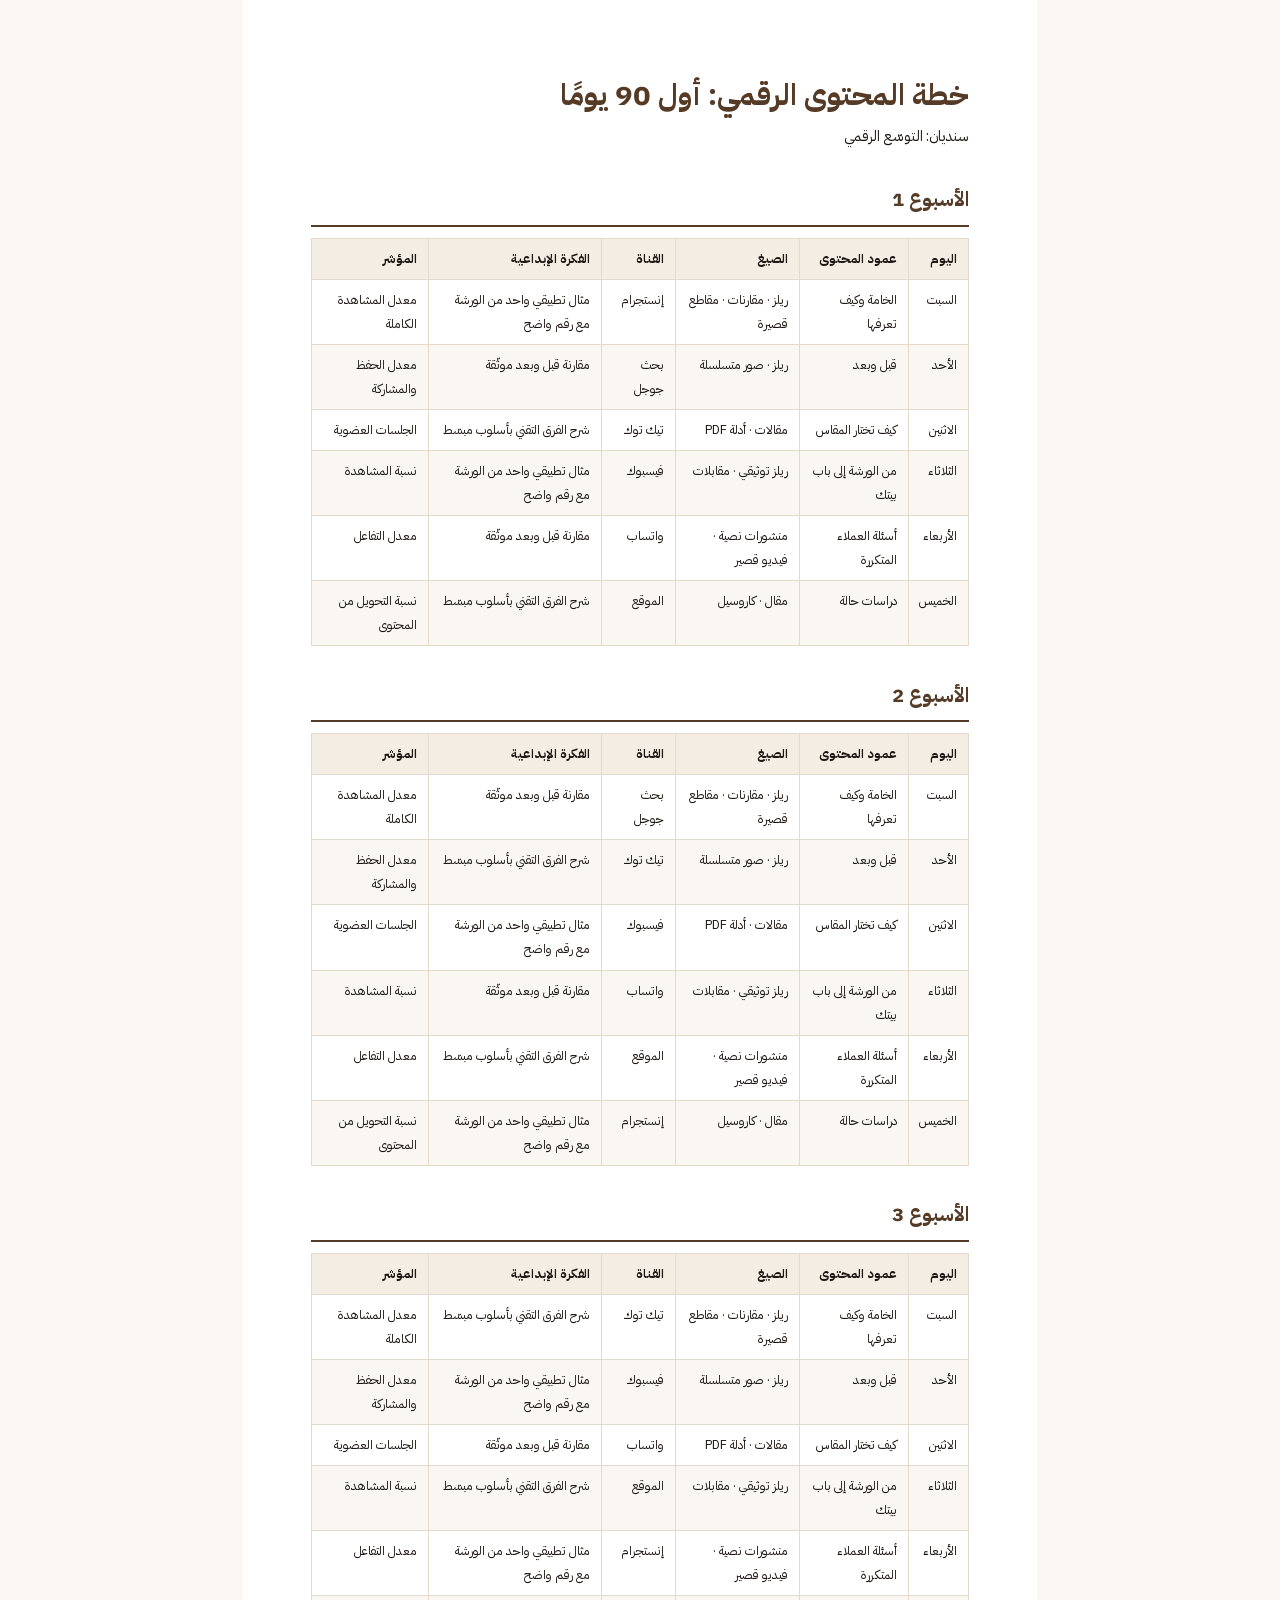
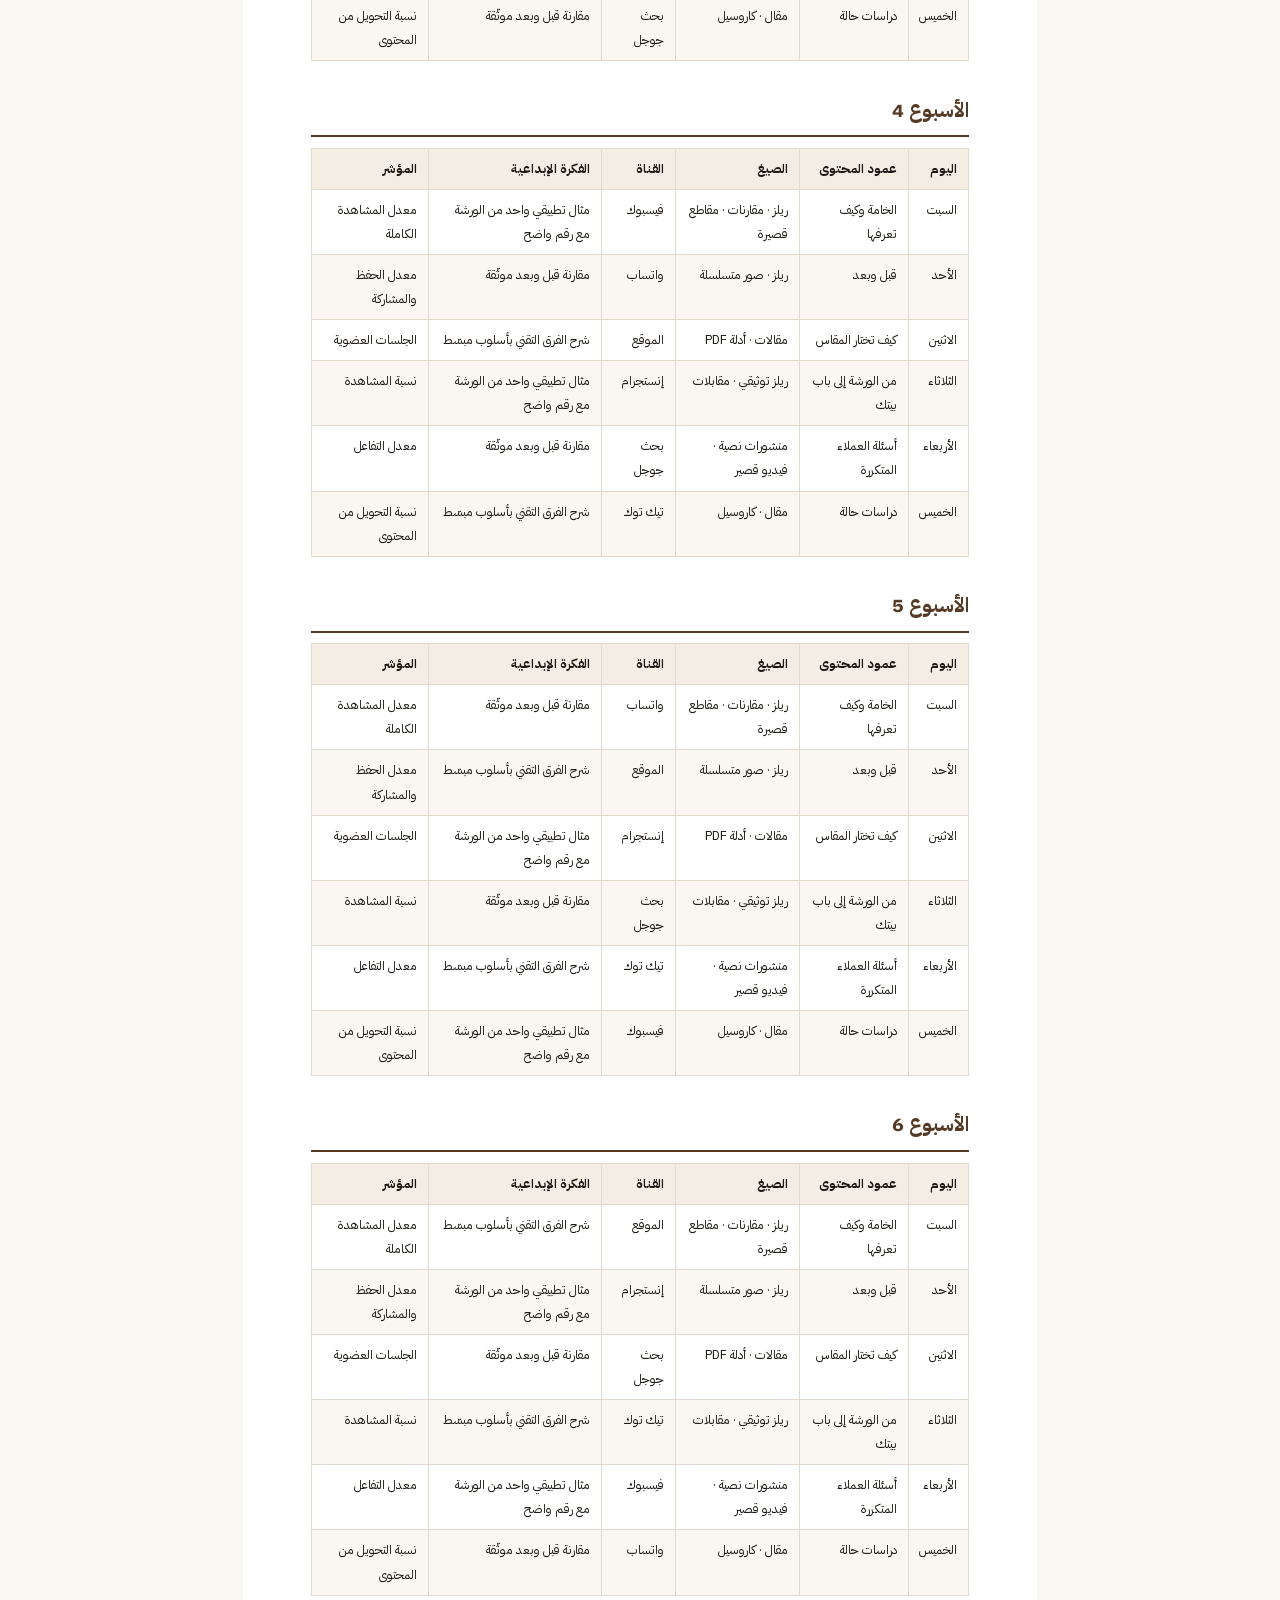
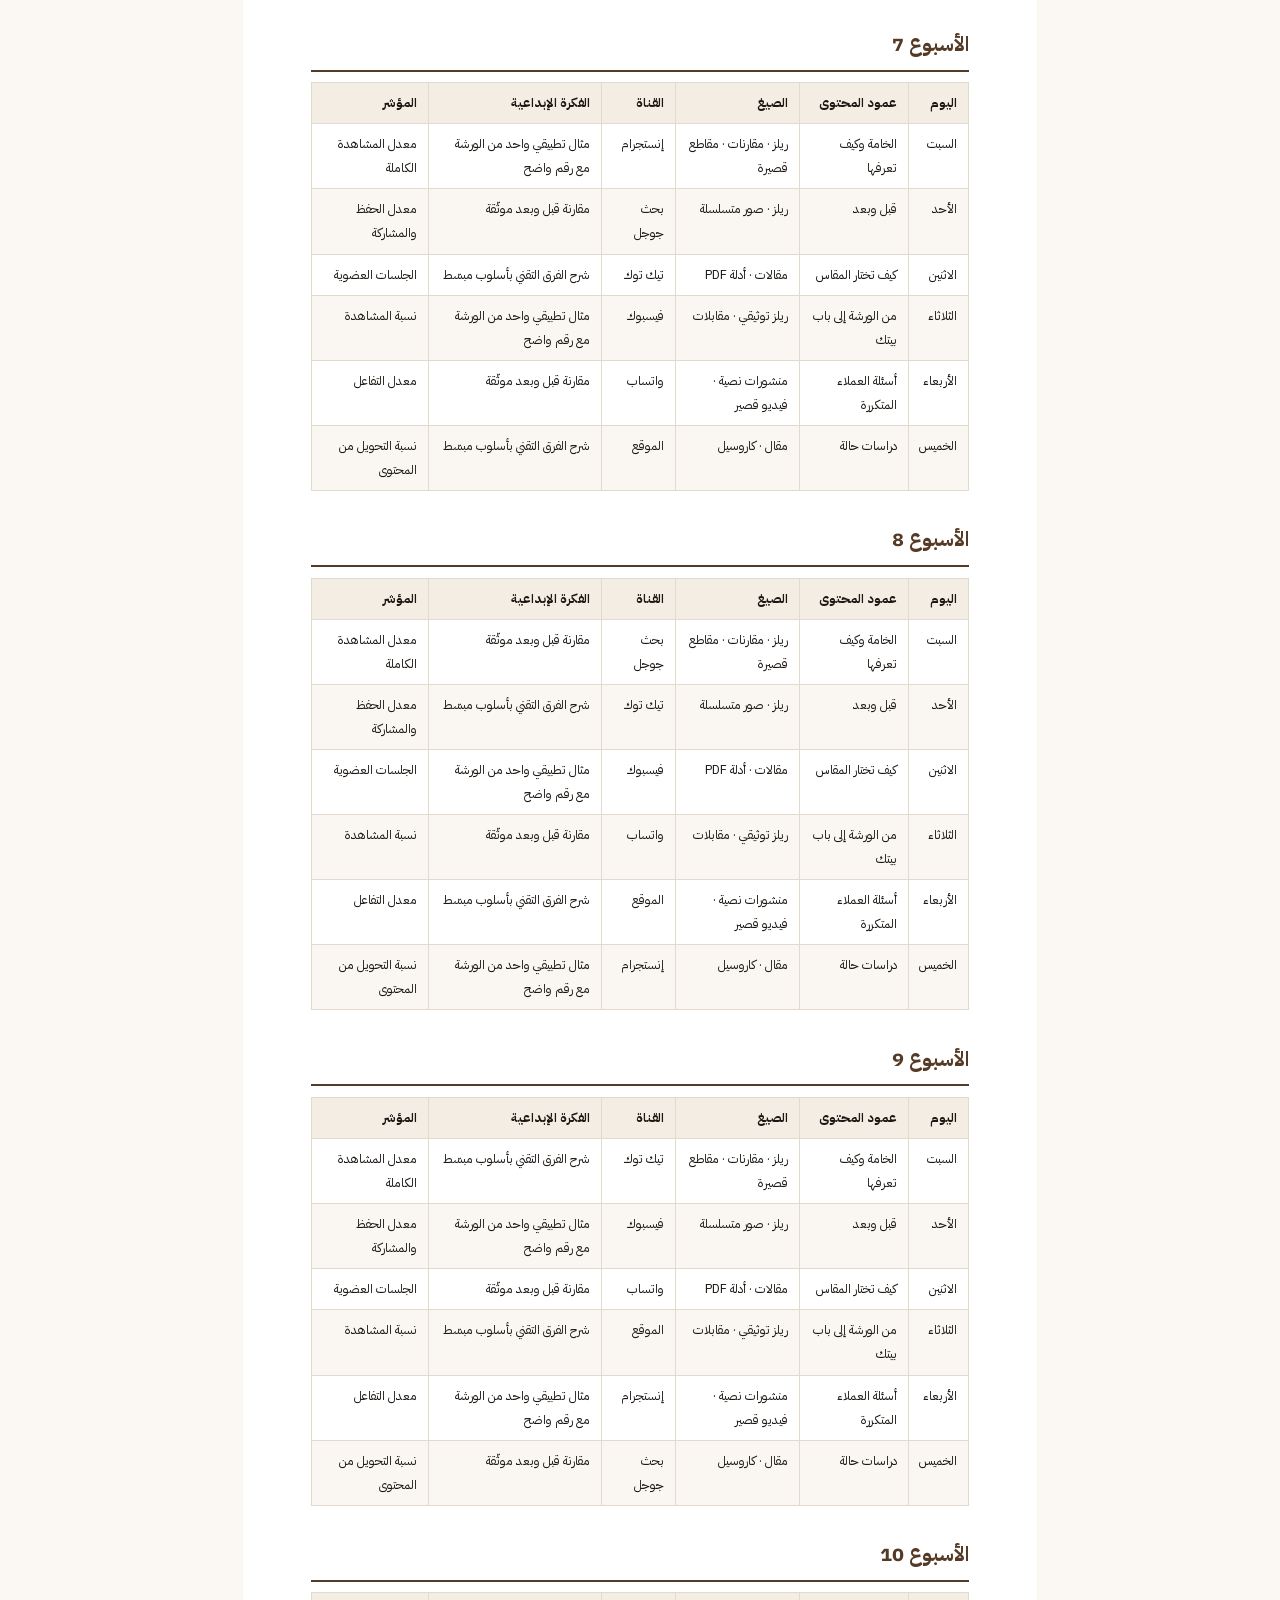
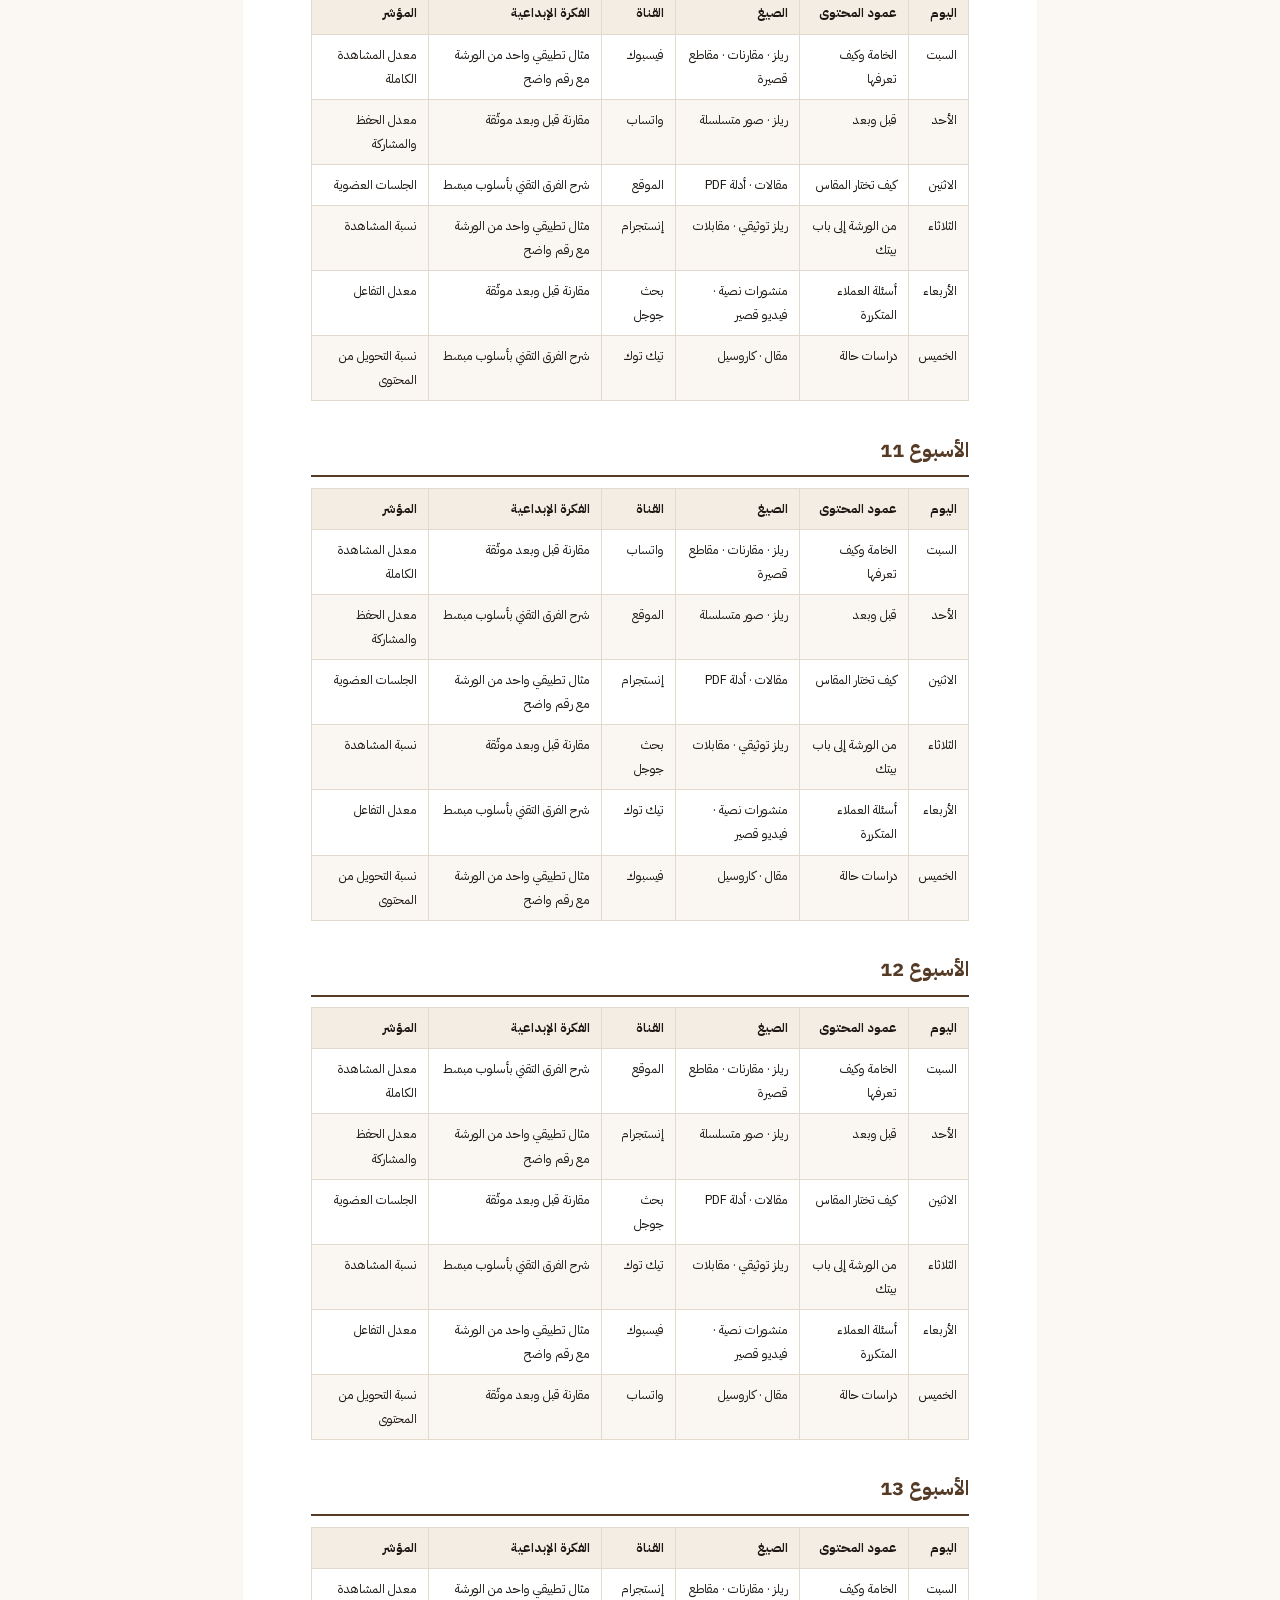
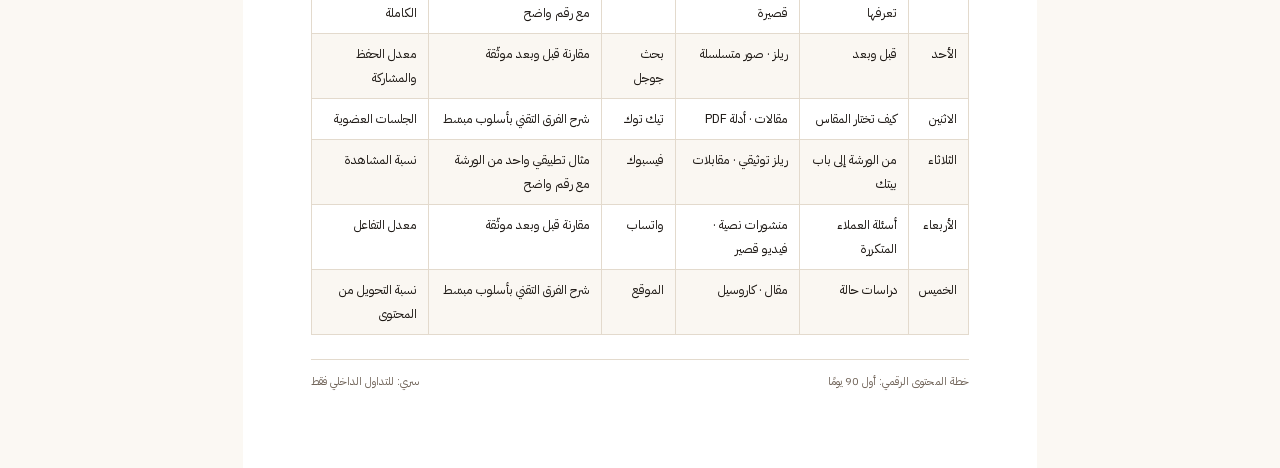
<file: out/03-content-plan-90d.html>
<!DOCTYPE html>
<html lang="ar" dir="rtl">
<head>
<meta charset="utf-8">
<meta name="viewport" content="width=device-width, initial-scale=1">
<title>خطة المحتوى الرقمي: أول 90 يومًا</title>
<link rel="stylesheet" href="../assets/css/fonts.css">
<style>
:root{--ink:#1c1713;--muted:#6f6257;--line:#e3dacd;--wood:#553b26;--mint:#0e7c66;
--gold:#a8781d;--paper:#fbf8f3;--surface:#fff;--danger:#b3261e}
*{box-sizing:border-box}
body{margin:0;background:var(--paper);color:var(--ink);
font-family:"IBM Plex Sans Arabic","IBM Plex Sans Latin","Tajawal","Noto Sans Arabic","Geeza Pro",system-ui,sans-serif;
font-size:11pt;line-height:1.9;letter-spacing:0}
.page{max-width:210mm;min-height:297mm;margin:0 auto;padding:20mm 18mm;background:#fff}
h1{font-size:22pt;line-height:1.35;margin:0 0 6pt;color:var(--wood)}
h2{font-size:15pt;margin:22pt 0 8pt;padding-bottom:5pt;border-bottom:1.5pt solid var(--wood);color:var(--wood)}
h3{font-size:12.5pt;margin:16pt 0 6pt;color:var(--mint)}
p{margin:0 0 8pt}
ul,ol{margin:0 0 10pt;padding-inline-start:1.5em}
li{margin-bottom:4pt}
table{width:100%;border-collapse:collapse;margin:0 0 12pt;font-size:9.5pt}
th,td{border:1px solid var(--line);padding:6pt 8pt;text-align:right;vertical-align:top}
thead th{background:#f3ede4;font-weight:700}
tbody tr:nth-child(even){background:#faf7f2}
.num{direction:rtl;text-align:right;white-space:nowrap;font-variant-numeric:tabular-nums}
.cover{background:linear-gradient(155deg,#241a12,#553b26);color:#f6efe6;border-radius:8pt;
padding:26pt;margin-bottom:16pt;min-height:150mm;display:flex;flex-direction:column;justify-content:space-between}
.cover h1{color:#fff;font-size:26pt}
.cover .badge{display:inline-block;border:1px solid rgba(255,255,255,.3);border-radius:99pt;
padding:4pt 12pt;font-size:9pt}
.cover dl{display:grid;grid-template-columns:repeat(3,1fr);gap:8pt 14pt;margin:0;
border-top:1px solid rgba(255,255,255,.25);padding-top:12pt}
.cover dt{font-size:8pt;color:rgba(246,239,230,.6)}
.cover dd{margin:0;font-size:10pt;font-weight:700;color:#fff}
.kpis{display:grid;grid-template-columns:repeat(4,1fr);gap:8pt;margin:0 0 14pt}
.kpi{border:1px solid var(--line);border-radius:6pt;padding:8pt 10pt;background:#fff}
.kpi .l{font-size:8.5pt;color:var(--muted)}
.kpi .v{font-size:14pt;font-weight:700;color:var(--mint)}
.callout{border:1px solid var(--line);border-inline-start:3pt solid var(--gold);
background:#fbf6e9;border-radius:5pt;padding:9pt 12pt;margin:0 0 12pt}
.callout b{color:var(--gold)}
.foot{margin-top:18pt;padding-top:8pt;border-top:1px solid var(--line);
font-size:8.5pt;color:var(--muted);display:flex;justify-content:space-between}
code{font-family:"IBM Plex Mono",ui-monospace,Menlo,monospace;font-size:9pt;
direction:ltr;unicode-bidi:isolate;background:#f3ede4;padding:1pt 4pt;border-radius:3pt}
@media print{body{background:#fff}.page{padding:0;min-height:auto;max-width:none}
h2{page-break-after:avoid}table{page-break-inside:auto}tr{page-break-inside:avoid}
thead{display:table-header-group}.cover{-webkit-print-color-adjust:exact;print-color-adjust:exact}}
</style>
</head>
<body>
<div class="page">
<h1>خطة المحتوى الرقمي: أول 90 يومًا</h1><p>سنديان: التوسّع الرقمي</p><h2>الأسبوع 1</h2><table><thead><tr><th>اليوم</th><th>عمود المحتوى</th><th>الصيغ</th><th>القناة</th><th>الفكرة الإبداعية</th><th>المؤشر</th></tr></thead><tbody><tr><td>السبت</td><td>الخامة وكيف تعرفها</td><td>ريلز · مقارنات · مقاطع قصيرة</td><td>إنستجرام</td><td>مثال تطبيقي واحد من الورشة مع رقم واضح</td><td>معدل المشاهدة الكاملة</td></tr><tr><td>الأحد</td><td>قبل وبعد</td><td>ريلز · صور متسلسلة</td><td>بحث جوجل</td><td>مقارنة قبل وبعد موثّقة</td><td>معدل الحفظ والمشاركة</td></tr><tr><td>الاثنين</td><td>كيف تختار المقاس</td><td>مقالات · أدلة PDF</td><td>تيك توك</td><td>شرح الفرق التقني بأسلوب مبسّط</td><td>الجلسات العضوية</td></tr><tr><td>الثلاثاء</td><td>من الورشة إلى باب بيتك</td><td>ريلز توثيقي · مقابلات</td><td>فيسبوك</td><td>مثال تطبيقي واحد من الورشة مع رقم واضح</td><td>نسبة المشاهدة</td></tr><tr><td>الأربعاء</td><td>أسئلة العملاء المتكررة</td><td>منشورات نصية · فيديو قصير</td><td>واتساب</td><td>مقارنة قبل وبعد موثّقة</td><td>معدل التفاعل</td></tr><tr><td>الخميس</td><td>دراسات حالة</td><td>مقال · كاروسيل</td><td>الموقع</td><td>شرح الفرق التقني بأسلوب مبسّط</td><td>نسبة التحويل من المحتوى</td></tr></tbody></table><h2>الأسبوع 2</h2><table><thead><tr><th>اليوم</th><th>عمود المحتوى</th><th>الصيغ</th><th>القناة</th><th>الفكرة الإبداعية</th><th>المؤشر</th></tr></thead><tbody><tr><td>السبت</td><td>الخامة وكيف تعرفها</td><td>ريلز · مقارنات · مقاطع قصيرة</td><td>بحث جوجل</td><td>مقارنة قبل وبعد موثّقة</td><td>معدل المشاهدة الكاملة</td></tr><tr><td>الأحد</td><td>قبل وبعد</td><td>ريلز · صور متسلسلة</td><td>تيك توك</td><td>شرح الفرق التقني بأسلوب مبسّط</td><td>معدل الحفظ والمشاركة</td></tr><tr><td>الاثنين</td><td>كيف تختار المقاس</td><td>مقالات · أدلة PDF</td><td>فيسبوك</td><td>مثال تطبيقي واحد من الورشة مع رقم واضح</td><td>الجلسات العضوية</td></tr><tr><td>الثلاثاء</td><td>من الورشة إلى باب بيتك</td><td>ريلز توثيقي · مقابلات</td><td>واتساب</td><td>مقارنة قبل وبعد موثّقة</td><td>نسبة المشاهدة</td></tr><tr><td>الأربعاء</td><td>أسئلة العملاء المتكررة</td><td>منشورات نصية · فيديو قصير</td><td>الموقع</td><td>شرح الفرق التقني بأسلوب مبسّط</td><td>معدل التفاعل</td></tr><tr><td>الخميس</td><td>دراسات حالة</td><td>مقال · كاروسيل</td><td>إنستجرام</td><td>مثال تطبيقي واحد من الورشة مع رقم واضح</td><td>نسبة التحويل من المحتوى</td></tr></tbody></table><h2>الأسبوع 3</h2><table><thead><tr><th>اليوم</th><th>عمود المحتوى</th><th>الصيغ</th><th>القناة</th><th>الفكرة الإبداعية</th><th>المؤشر</th></tr></thead><tbody><tr><td>السبت</td><td>الخامة وكيف تعرفها</td><td>ريلز · مقارنات · مقاطع قصيرة</td><td>تيك توك</td><td>شرح الفرق التقني بأسلوب مبسّط</td><td>معدل المشاهدة الكاملة</td></tr><tr><td>الأحد</td><td>قبل وبعد</td><td>ريلز · صور متسلسلة</td><td>فيسبوك</td><td>مثال تطبيقي واحد من الورشة مع رقم واضح</td><td>معدل الحفظ والمشاركة</td></tr><tr><td>الاثنين</td><td>كيف تختار المقاس</td><td>مقالات · أدلة PDF</td><td>واتساب</td><td>مقارنة قبل وبعد موثّقة</td><td>الجلسات العضوية</td></tr><tr><td>الثلاثاء</td><td>من الورشة إلى باب بيتك</td><td>ريلز توثيقي · مقابلات</td><td>الموقع</td><td>شرح الفرق التقني بأسلوب مبسّط</td><td>نسبة المشاهدة</td></tr><tr><td>الأربعاء</td><td>أسئلة العملاء المتكررة</td><td>منشورات نصية · فيديو قصير</td><td>إنستجرام</td><td>مثال تطبيقي واحد من الورشة مع رقم واضح</td><td>معدل التفاعل</td></tr><tr><td>الخميس</td><td>دراسات حالة</td><td>مقال · كاروسيل</td><td>بحث جوجل</td><td>مقارنة قبل وبعد موثّقة</td><td>نسبة التحويل من المحتوى</td></tr></tbody></table><h2>الأسبوع 4</h2><table><thead><tr><th>اليوم</th><th>عمود المحتوى</th><th>الصيغ</th><th>القناة</th><th>الفكرة الإبداعية</th><th>المؤشر</th></tr></thead><tbody><tr><td>السبت</td><td>الخامة وكيف تعرفها</td><td>ريلز · مقارنات · مقاطع قصيرة</td><td>فيسبوك</td><td>مثال تطبيقي واحد من الورشة مع رقم واضح</td><td>معدل المشاهدة الكاملة</td></tr><tr><td>الأحد</td><td>قبل وبعد</td><td>ريلز · صور متسلسلة</td><td>واتساب</td><td>مقارنة قبل وبعد موثّقة</td><td>معدل الحفظ والمشاركة</td></tr><tr><td>الاثنين</td><td>كيف تختار المقاس</td><td>مقالات · أدلة PDF</td><td>الموقع</td><td>شرح الفرق التقني بأسلوب مبسّط</td><td>الجلسات العضوية</td></tr><tr><td>الثلاثاء</td><td>من الورشة إلى باب بيتك</td><td>ريلز توثيقي · مقابلات</td><td>إنستجرام</td><td>مثال تطبيقي واحد من الورشة مع رقم واضح</td><td>نسبة المشاهدة</td></tr><tr><td>الأربعاء</td><td>أسئلة العملاء المتكررة</td><td>منشورات نصية · فيديو قصير</td><td>بحث جوجل</td><td>مقارنة قبل وبعد موثّقة</td><td>معدل التفاعل</td></tr><tr><td>الخميس</td><td>دراسات حالة</td><td>مقال · كاروسيل</td><td>تيك توك</td><td>شرح الفرق التقني بأسلوب مبسّط</td><td>نسبة التحويل من المحتوى</td></tr></tbody></table><h2>الأسبوع 5</h2><table><thead><tr><th>اليوم</th><th>عمود المحتوى</th><th>الصيغ</th><th>القناة</th><th>الفكرة الإبداعية</th><th>المؤشر</th></tr></thead><tbody><tr><td>السبت</td><td>الخامة وكيف تعرفها</td><td>ريلز · مقارنات · مقاطع قصيرة</td><td>واتساب</td><td>مقارنة قبل وبعد موثّقة</td><td>معدل المشاهدة الكاملة</td></tr><tr><td>الأحد</td><td>قبل وبعد</td><td>ريلز · صور متسلسلة</td><td>الموقع</td><td>شرح الفرق التقني بأسلوب مبسّط</td><td>معدل الحفظ والمشاركة</td></tr><tr><td>الاثنين</td><td>كيف تختار المقاس</td><td>مقالات · أدلة PDF</td><td>إنستجرام</td><td>مثال تطبيقي واحد من الورشة مع رقم واضح</td><td>الجلسات العضوية</td></tr><tr><td>الثلاثاء</td><td>من الورشة إلى باب بيتك</td><td>ريلز توثيقي · مقابلات</td><td>بحث جوجل</td><td>مقارنة قبل وبعد موثّقة</td><td>نسبة المشاهدة</td></tr><tr><td>الأربعاء</td><td>أسئلة العملاء المتكررة</td><td>منشورات نصية · فيديو قصير</td><td>تيك توك</td><td>شرح الفرق التقني بأسلوب مبسّط</td><td>معدل التفاعل</td></tr><tr><td>الخميس</td><td>دراسات حالة</td><td>مقال · كاروسيل</td><td>فيسبوك</td><td>مثال تطبيقي واحد من الورشة مع رقم واضح</td><td>نسبة التحويل من المحتوى</td></tr></tbody></table><h2>الأسبوع 6</h2><table><thead><tr><th>اليوم</th><th>عمود المحتوى</th><th>الصيغ</th><th>القناة</th><th>الفكرة الإبداعية</th><th>المؤشر</th></tr></thead><tbody><tr><td>السبت</td><td>الخامة وكيف تعرفها</td><td>ريلز · مقارنات · مقاطع قصيرة</td><td>الموقع</td><td>شرح الفرق التقني بأسلوب مبسّط</td><td>معدل المشاهدة الكاملة</td></tr><tr><td>الأحد</td><td>قبل وبعد</td><td>ريلز · صور متسلسلة</td><td>إنستجرام</td><td>مثال تطبيقي واحد من الورشة مع رقم واضح</td><td>معدل الحفظ والمشاركة</td></tr><tr><td>الاثنين</td><td>كيف تختار المقاس</td><td>مقالات · أدلة PDF</td><td>بحث جوجل</td><td>مقارنة قبل وبعد موثّقة</td><td>الجلسات العضوية</td></tr><tr><td>الثلاثاء</td><td>من الورشة إلى باب بيتك</td><td>ريلز توثيقي · مقابلات</td><td>تيك توك</td><td>شرح الفرق التقني بأسلوب مبسّط</td><td>نسبة المشاهدة</td></tr><tr><td>الأربعاء</td><td>أسئلة العملاء المتكررة</td><td>منشورات نصية · فيديو قصير</td><td>فيسبوك</td><td>مثال تطبيقي واحد من الورشة مع رقم واضح</td><td>معدل التفاعل</td></tr><tr><td>الخميس</td><td>دراسات حالة</td><td>مقال · كاروسيل</td><td>واتساب</td><td>مقارنة قبل وبعد موثّقة</td><td>نسبة التحويل من المحتوى</td></tr></tbody></table><h2>الأسبوع 7</h2><table><thead><tr><th>اليوم</th><th>عمود المحتوى</th><th>الصيغ</th><th>القناة</th><th>الفكرة الإبداعية</th><th>المؤشر</th></tr></thead><tbody><tr><td>السبت</td><td>الخامة وكيف تعرفها</td><td>ريلز · مقارنات · مقاطع قصيرة</td><td>إنستجرام</td><td>مثال تطبيقي واحد من الورشة مع رقم واضح</td><td>معدل المشاهدة الكاملة</td></tr><tr><td>الأحد</td><td>قبل وبعد</td><td>ريلز · صور متسلسلة</td><td>بحث جوجل</td><td>مقارنة قبل وبعد موثّقة</td><td>معدل الحفظ والمشاركة</td></tr><tr><td>الاثنين</td><td>كيف تختار المقاس</td><td>مقالات · أدلة PDF</td><td>تيك توك</td><td>شرح الفرق التقني بأسلوب مبسّط</td><td>الجلسات العضوية</td></tr><tr><td>الثلاثاء</td><td>من الورشة إلى باب بيتك</td><td>ريلز توثيقي · مقابلات</td><td>فيسبوك</td><td>مثال تطبيقي واحد من الورشة مع رقم واضح</td><td>نسبة المشاهدة</td></tr><tr><td>الأربعاء</td><td>أسئلة العملاء المتكررة</td><td>منشورات نصية · فيديو قصير</td><td>واتساب</td><td>مقارنة قبل وبعد موثّقة</td><td>معدل التفاعل</td></tr><tr><td>الخميس</td><td>دراسات حالة</td><td>مقال · كاروسيل</td><td>الموقع</td><td>شرح الفرق التقني بأسلوب مبسّط</td><td>نسبة التحويل من المحتوى</td></tr></tbody></table><h2>الأسبوع 8</h2><table><thead><tr><th>اليوم</th><th>عمود المحتوى</th><th>الصيغ</th><th>القناة</th><th>الفكرة الإبداعية</th><th>المؤشر</th></tr></thead><tbody><tr><td>السبت</td><td>الخامة وكيف تعرفها</td><td>ريلز · مقارنات · مقاطع قصيرة</td><td>بحث جوجل</td><td>مقارنة قبل وبعد موثّقة</td><td>معدل المشاهدة الكاملة</td></tr><tr><td>الأحد</td><td>قبل وبعد</td><td>ريلز · صور متسلسلة</td><td>تيك توك</td><td>شرح الفرق التقني بأسلوب مبسّط</td><td>معدل الحفظ والمشاركة</td></tr><tr><td>الاثنين</td><td>كيف تختار المقاس</td><td>مقالات · أدلة PDF</td><td>فيسبوك</td><td>مثال تطبيقي واحد من الورشة مع رقم واضح</td><td>الجلسات العضوية</td></tr><tr><td>الثلاثاء</td><td>من الورشة إلى باب بيتك</td><td>ريلز توثيقي · مقابلات</td><td>واتساب</td><td>مقارنة قبل وبعد موثّقة</td><td>نسبة المشاهدة</td></tr><tr><td>الأربعاء</td><td>أسئلة العملاء المتكررة</td><td>منشورات نصية · فيديو قصير</td><td>الموقع</td><td>شرح الفرق التقني بأسلوب مبسّط</td><td>معدل التفاعل</td></tr><tr><td>الخميس</td><td>دراسات حالة</td><td>مقال · كاروسيل</td><td>إنستجرام</td><td>مثال تطبيقي واحد من الورشة مع رقم واضح</td><td>نسبة التحويل من المحتوى</td></tr></tbody></table><h2>الأسبوع 9</h2><table><thead><tr><th>اليوم</th><th>عمود المحتوى</th><th>الصيغ</th><th>القناة</th><th>الفكرة الإبداعية</th><th>المؤشر</th></tr></thead><tbody><tr><td>السبت</td><td>الخامة وكيف تعرفها</td><td>ريلز · مقارنات · مقاطع قصيرة</td><td>تيك توك</td><td>شرح الفرق التقني بأسلوب مبسّط</td><td>معدل المشاهدة الكاملة</td></tr><tr><td>الأحد</td><td>قبل وبعد</td><td>ريلز · صور متسلسلة</td><td>فيسبوك</td><td>مثال تطبيقي واحد من الورشة مع رقم واضح</td><td>معدل الحفظ والمشاركة</td></tr><tr><td>الاثنين</td><td>كيف تختار المقاس</td><td>مقالات · أدلة PDF</td><td>واتساب</td><td>مقارنة قبل وبعد موثّقة</td><td>الجلسات العضوية</td></tr><tr><td>الثلاثاء</td><td>من الورشة إلى باب بيتك</td><td>ريلز توثيقي · مقابلات</td><td>الموقع</td><td>شرح الفرق التقني بأسلوب مبسّط</td><td>نسبة المشاهدة</td></tr><tr><td>الأربعاء</td><td>أسئلة العملاء المتكررة</td><td>منشورات نصية · فيديو قصير</td><td>إنستجرام</td><td>مثال تطبيقي واحد من الورشة مع رقم واضح</td><td>معدل التفاعل</td></tr><tr><td>الخميس</td><td>دراسات حالة</td><td>مقال · كاروسيل</td><td>بحث جوجل</td><td>مقارنة قبل وبعد موثّقة</td><td>نسبة التحويل من المحتوى</td></tr></tbody></table><h2>الأسبوع 10</h2><table><thead><tr><th>اليوم</th><th>عمود المحتوى</th><th>الصيغ</th><th>القناة</th><th>الفكرة الإبداعية</th><th>المؤشر</th></tr></thead><tbody><tr><td>السبت</td><td>الخامة وكيف تعرفها</td><td>ريلز · مقارنات · مقاطع قصيرة</td><td>فيسبوك</td><td>مثال تطبيقي واحد من الورشة مع رقم واضح</td><td>معدل المشاهدة الكاملة</td></tr><tr><td>الأحد</td><td>قبل وبعد</td><td>ريلز · صور متسلسلة</td><td>واتساب</td><td>مقارنة قبل وبعد موثّقة</td><td>معدل الحفظ والمشاركة</td></tr><tr><td>الاثنين</td><td>كيف تختار المقاس</td><td>مقالات · أدلة PDF</td><td>الموقع</td><td>شرح الفرق التقني بأسلوب مبسّط</td><td>الجلسات العضوية</td></tr><tr><td>الثلاثاء</td><td>من الورشة إلى باب بيتك</td><td>ريلز توثيقي · مقابلات</td><td>إنستجرام</td><td>مثال تطبيقي واحد من الورشة مع رقم واضح</td><td>نسبة المشاهدة</td></tr><tr><td>الأربعاء</td><td>أسئلة العملاء المتكررة</td><td>منشورات نصية · فيديو قصير</td><td>بحث جوجل</td><td>مقارنة قبل وبعد موثّقة</td><td>معدل التفاعل</td></tr><tr><td>الخميس</td><td>دراسات حالة</td><td>مقال · كاروسيل</td><td>تيك توك</td><td>شرح الفرق التقني بأسلوب مبسّط</td><td>نسبة التحويل من المحتوى</td></tr></tbody></table><h2>الأسبوع 11</h2><table><thead><tr><th>اليوم</th><th>عمود المحتوى</th><th>الصيغ</th><th>القناة</th><th>الفكرة الإبداعية</th><th>المؤشر</th></tr></thead><tbody><tr><td>السبت</td><td>الخامة وكيف تعرفها</td><td>ريلز · مقارنات · مقاطع قصيرة</td><td>واتساب</td><td>مقارنة قبل وبعد موثّقة</td><td>معدل المشاهدة الكاملة</td></tr><tr><td>الأحد</td><td>قبل وبعد</td><td>ريلز · صور متسلسلة</td><td>الموقع</td><td>شرح الفرق التقني بأسلوب مبسّط</td><td>معدل الحفظ والمشاركة</td></tr><tr><td>الاثنين</td><td>كيف تختار المقاس</td><td>مقالات · أدلة PDF</td><td>إنستجرام</td><td>مثال تطبيقي واحد من الورشة مع رقم واضح</td><td>الجلسات العضوية</td></tr><tr><td>الثلاثاء</td><td>من الورشة إلى باب بيتك</td><td>ريلز توثيقي · مقابلات</td><td>بحث جوجل</td><td>مقارنة قبل وبعد موثّقة</td><td>نسبة المشاهدة</td></tr><tr><td>الأربعاء</td><td>أسئلة العملاء المتكررة</td><td>منشورات نصية · فيديو قصير</td><td>تيك توك</td><td>شرح الفرق التقني بأسلوب مبسّط</td><td>معدل التفاعل</td></tr><tr><td>الخميس</td><td>دراسات حالة</td><td>مقال · كاروسيل</td><td>فيسبوك</td><td>مثال تطبيقي واحد من الورشة مع رقم واضح</td><td>نسبة التحويل من المحتوى</td></tr></tbody></table><h2>الأسبوع 12</h2><table><thead><tr><th>اليوم</th><th>عمود المحتوى</th><th>الصيغ</th><th>القناة</th><th>الفكرة الإبداعية</th><th>المؤشر</th></tr></thead><tbody><tr><td>السبت</td><td>الخامة وكيف تعرفها</td><td>ريلز · مقارنات · مقاطع قصيرة</td><td>الموقع</td><td>شرح الفرق التقني بأسلوب مبسّط</td><td>معدل المشاهدة الكاملة</td></tr><tr><td>الأحد</td><td>قبل وبعد</td><td>ريلز · صور متسلسلة</td><td>إنستجرام</td><td>مثال تطبيقي واحد من الورشة مع رقم واضح</td><td>معدل الحفظ والمشاركة</td></tr><tr><td>الاثنين</td><td>كيف تختار المقاس</td><td>مقالات · أدلة PDF</td><td>بحث جوجل</td><td>مقارنة قبل وبعد موثّقة</td><td>الجلسات العضوية</td></tr><tr><td>الثلاثاء</td><td>من الورشة إلى باب بيتك</td><td>ريلز توثيقي · مقابلات</td><td>تيك توك</td><td>شرح الفرق التقني بأسلوب مبسّط</td><td>نسبة المشاهدة</td></tr><tr><td>الأربعاء</td><td>أسئلة العملاء المتكررة</td><td>منشورات نصية · فيديو قصير</td><td>فيسبوك</td><td>مثال تطبيقي واحد من الورشة مع رقم واضح</td><td>معدل التفاعل</td></tr><tr><td>الخميس</td><td>دراسات حالة</td><td>مقال · كاروسيل</td><td>واتساب</td><td>مقارنة قبل وبعد موثّقة</td><td>نسبة التحويل من المحتوى</td></tr></tbody></table><h2>الأسبوع 13</h2><table><thead><tr><th>اليوم</th><th>عمود المحتوى</th><th>الصيغ</th><th>القناة</th><th>الفكرة الإبداعية</th><th>المؤشر</th></tr></thead><tbody><tr><td>السبت</td><td>الخامة وكيف تعرفها</td><td>ريلز · مقارنات · مقاطع قصيرة</td><td>إنستجرام</td><td>مثال تطبيقي واحد من الورشة مع رقم واضح</td><td>معدل المشاهدة الكاملة</td></tr><tr><td>الأحد</td><td>قبل وبعد</td><td>ريلز · صور متسلسلة</td><td>بحث جوجل</td><td>مقارنة قبل وبعد موثّقة</td><td>معدل الحفظ والمشاركة</td></tr><tr><td>الاثنين</td><td>كيف تختار المقاس</td><td>مقالات · أدلة PDF</td><td>تيك توك</td><td>شرح الفرق التقني بأسلوب مبسّط</td><td>الجلسات العضوية</td></tr><tr><td>الثلاثاء</td><td>من الورشة إلى باب بيتك</td><td>ريلز توثيقي · مقابلات</td><td>فيسبوك</td><td>مثال تطبيقي واحد من الورشة مع رقم واضح</td><td>نسبة المشاهدة</td></tr><tr><td>الأربعاء</td><td>أسئلة العملاء المتكررة</td><td>منشورات نصية · فيديو قصير</td><td>واتساب</td><td>مقارنة قبل وبعد موثّقة</td><td>معدل التفاعل</td></tr><tr><td>الخميس</td><td>دراسات حالة</td><td>مقال · كاروسيل</td><td>الموقع</td><td>شرح الفرق التقني بأسلوب مبسّط</td><td>نسبة التحويل من المحتوى</td></tr></tbody></table>
<div class="foot">
  <span>خطة المحتوى الرقمي: أول 90 يومًا</span>
  <span>سري: للتداول الداخلي فقط</span>
</div>
</div>
</body>
</html>
</file>
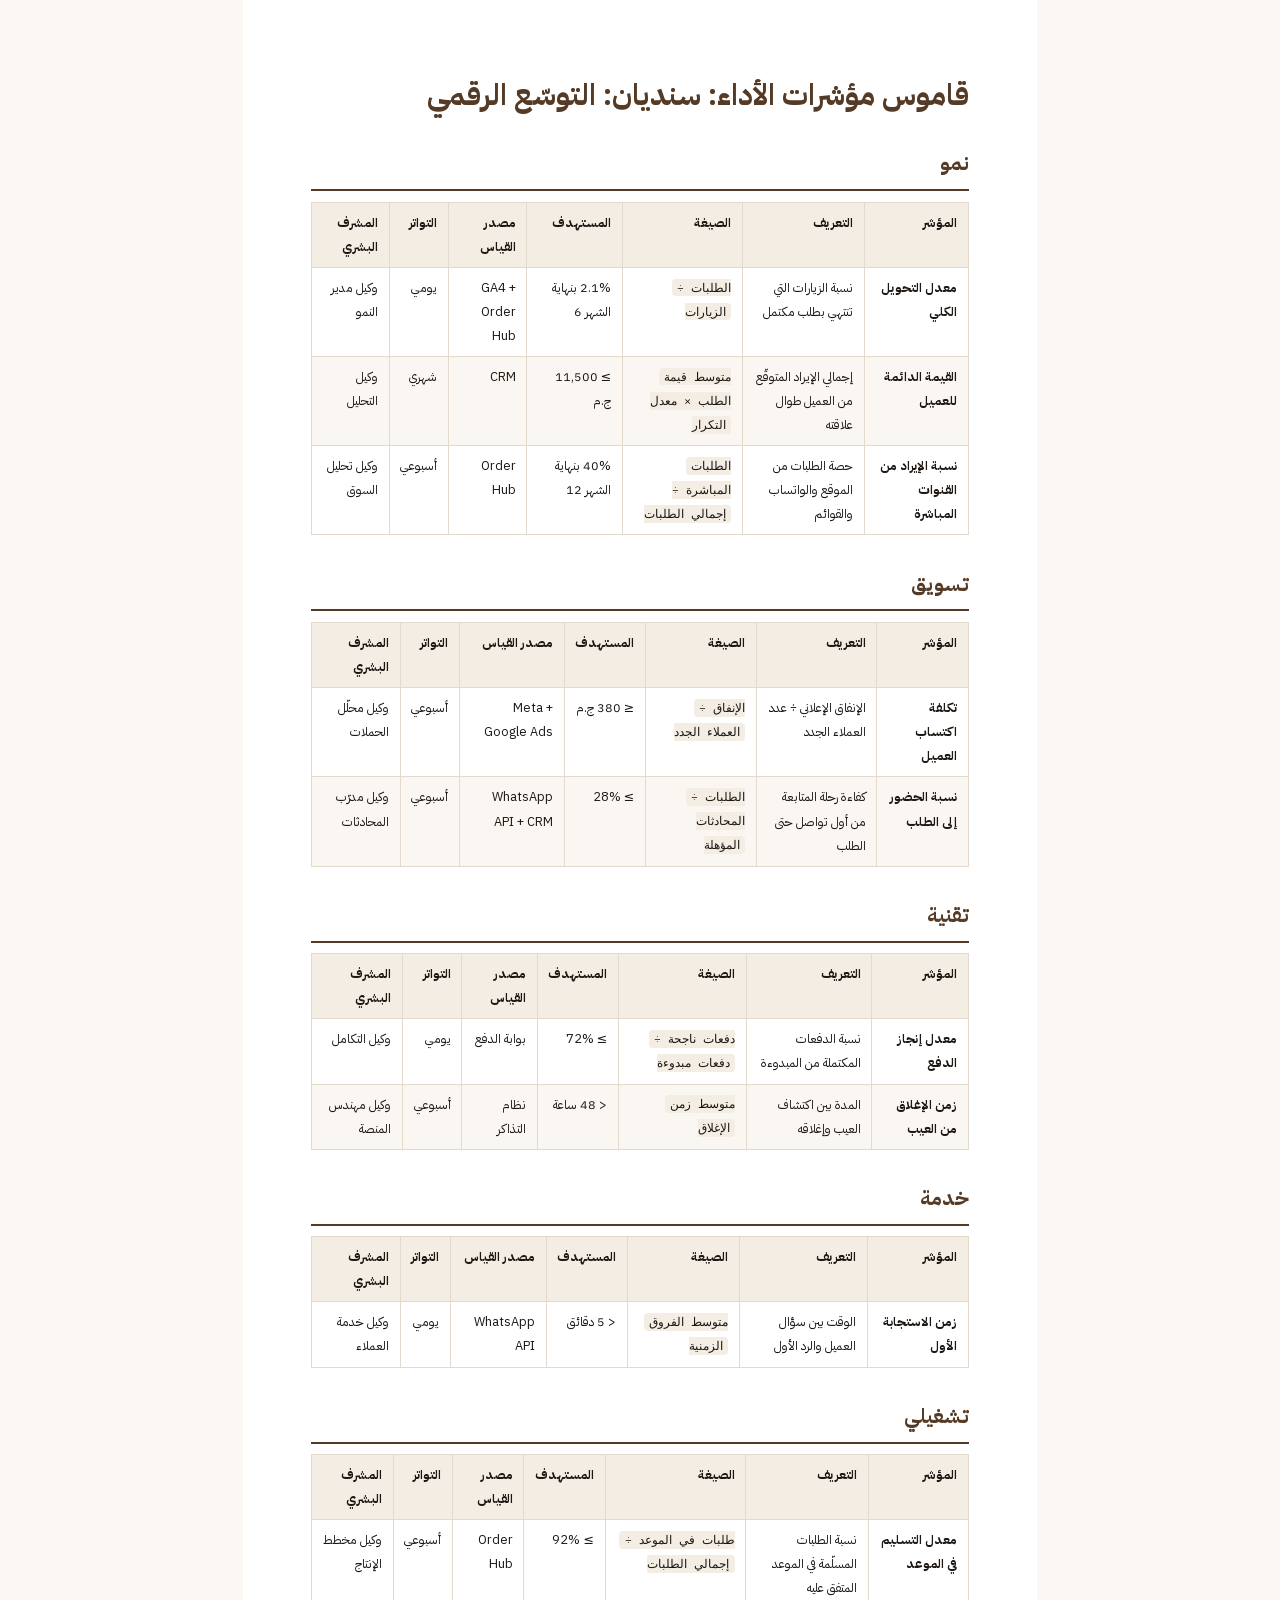
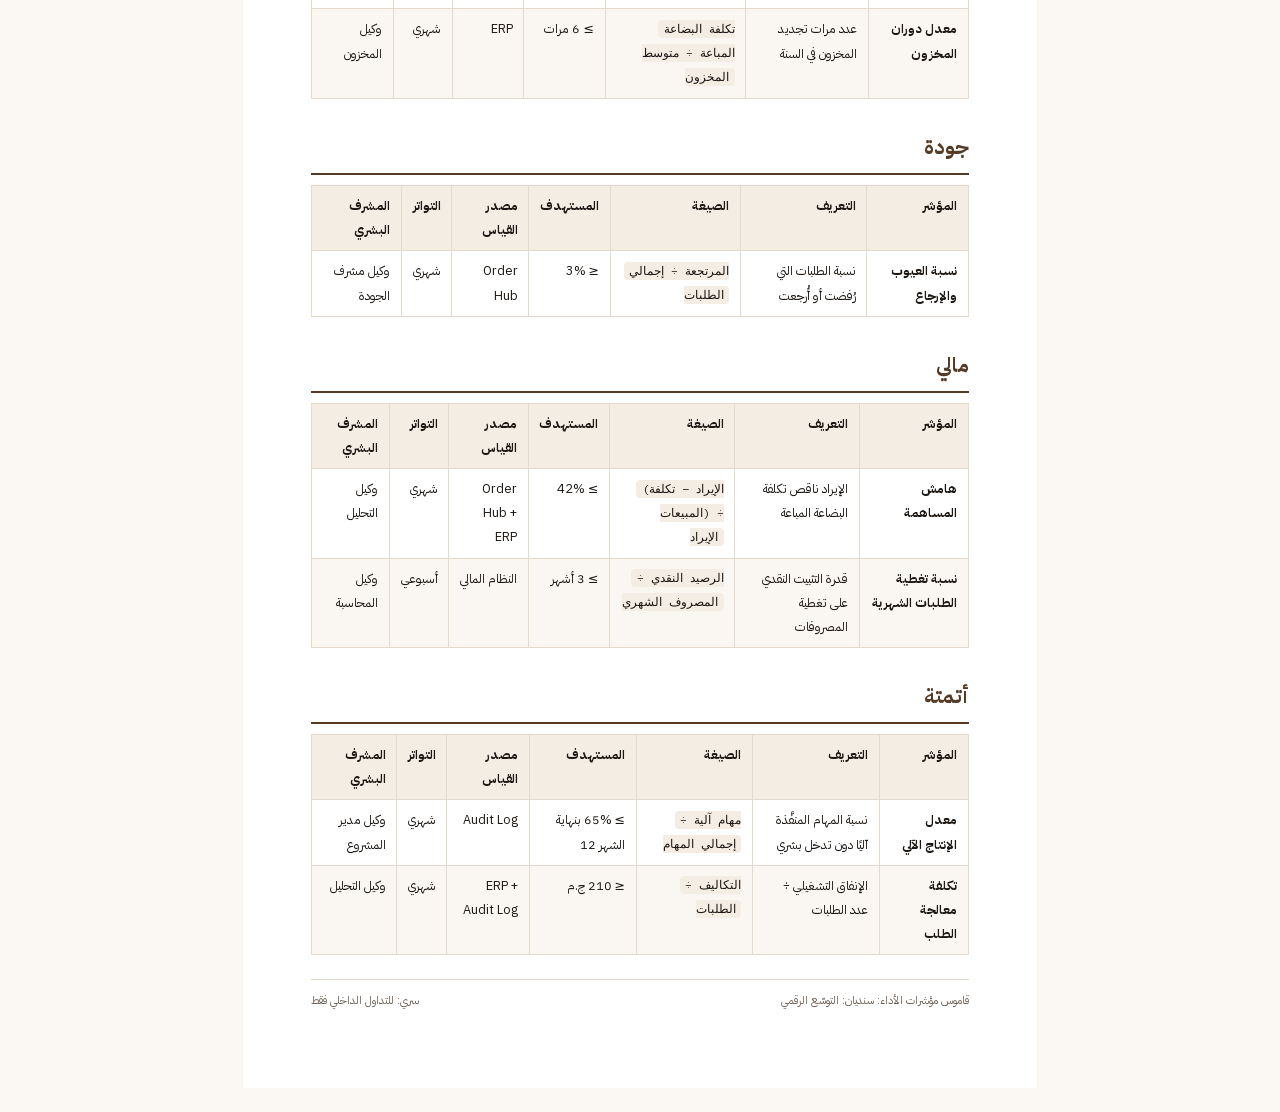
<file: out/04-kpi-dictionary.html>
<!DOCTYPE html>
<html lang="ar" dir="rtl">
<head>
<meta charset="utf-8">
<meta name="viewport" content="width=device-width, initial-scale=1">
<title>قاموس مؤشرات الأداء: سنديان: التوسّع الرقمي</title>
<link rel="stylesheet" href="../assets/css/fonts.css">
<style>
:root{--ink:#1c1713;--muted:#6f6257;--line:#e3dacd;--wood:#553b26;--mint:#0e7c66;
--gold:#a8781d;--paper:#fbf8f3;--surface:#fff;--danger:#b3261e}
*{box-sizing:border-box}
body{margin:0;background:var(--paper);color:var(--ink);
font-family:"IBM Plex Sans Arabic","IBM Plex Sans Latin","Tajawal","Noto Sans Arabic","Geeza Pro",system-ui,sans-serif;
font-size:11pt;line-height:1.9;letter-spacing:0}
.page{max-width:210mm;min-height:297mm;margin:0 auto;padding:20mm 18mm;background:#fff}
h1{font-size:22pt;line-height:1.35;margin:0 0 6pt;color:var(--wood)}
h2{font-size:15pt;margin:22pt 0 8pt;padding-bottom:5pt;border-bottom:1.5pt solid var(--wood);color:var(--wood)}
h3{font-size:12.5pt;margin:16pt 0 6pt;color:var(--mint)}
p{margin:0 0 8pt}
ul,ol{margin:0 0 10pt;padding-inline-start:1.5em}
li{margin-bottom:4pt}
table{width:100%;border-collapse:collapse;margin:0 0 12pt;font-size:9.5pt}
th,td{border:1px solid var(--line);padding:6pt 8pt;text-align:right;vertical-align:top}
thead th{background:#f3ede4;font-weight:700}
tbody tr:nth-child(even){background:#faf7f2}
.num{direction:rtl;text-align:right;white-space:nowrap;font-variant-numeric:tabular-nums}
.cover{background:linear-gradient(155deg,#241a12,#553b26);color:#f6efe6;border-radius:8pt;
padding:26pt;margin-bottom:16pt;min-height:150mm;display:flex;flex-direction:column;justify-content:space-between}
.cover h1{color:#fff;font-size:26pt}
.cover .badge{display:inline-block;border:1px solid rgba(255,255,255,.3);border-radius:99pt;
padding:4pt 12pt;font-size:9pt}
.cover dl{display:grid;grid-template-columns:repeat(3,1fr);gap:8pt 14pt;margin:0;
border-top:1px solid rgba(255,255,255,.25);padding-top:12pt}
.cover dt{font-size:8pt;color:rgba(246,239,230,.6)}
.cover dd{margin:0;font-size:10pt;font-weight:700;color:#fff}
.kpis{display:grid;grid-template-columns:repeat(4,1fr);gap:8pt;margin:0 0 14pt}
.kpi{border:1px solid var(--line);border-radius:6pt;padding:8pt 10pt;background:#fff}
.kpi .l{font-size:8.5pt;color:var(--muted)}
.kpi .v{font-size:14pt;font-weight:700;color:var(--mint)}
.callout{border:1px solid var(--line);border-inline-start:3pt solid var(--gold);
background:#fbf6e9;border-radius:5pt;padding:9pt 12pt;margin:0 0 12pt}
.callout b{color:var(--gold)}
.foot{margin-top:18pt;padding-top:8pt;border-top:1px solid var(--line);
font-size:8.5pt;color:var(--muted);display:flex;justify-content:space-between}
code{font-family:"IBM Plex Mono",ui-monospace,Menlo,monospace;font-size:9pt;
direction:ltr;unicode-bidi:isolate;background:#f3ede4;padding:1pt 4pt;border-radius:3pt}
@media print{body{background:#fff}.page{padding:0;min-height:auto;max-width:none}
h2{page-break-after:avoid}table{page-break-inside:auto}tr{page-break-inside:avoid}
thead{display:table-header-group}.cover{-webkit-print-color-adjust:exact;print-color-adjust:exact}}
</style>
</head>
<body>
<div class="page">
<h1>قاموس مؤشرات الأداء: سنديان: التوسّع الرقمي</h1><h2>نمو</h2><table><thead><tr><th>المؤشر</th><th>التعريف</th><th>الصيغة</th><th>المستهدف</th><th>مصدر القياس</th><th>التواتر</th><th>المشرف البشري</th></tr></thead><tbody><tr><td><b>معدل التحويل الكلي</b></td><td>نسبة الزيارات التي تنتهي بطلب مكتمل</td><td><code>الطلبات ÷ الزيارات</code></td><td>2.1% بنهاية الشهر 6</td><td>GA4 + Order Hub</td><td>يومي</td><td>وكيل مدير النمو</td></tr><tr><td><b>القيمة الدائمة للعميل</b></td><td>إجمالي الإيراد المتوقّع من العميل طوال علاقته</td><td><code>متوسط قيمة الطلب × معدل التكرار</code></td><td>≥ 11,500 ج.م</td><td>CRM</td><td>شهري</td><td>وكيل التحليل</td></tr><tr><td><b>نسبة الإيراد من القنوات المباشرة</b></td><td>حصة الطلبات من الموقع والواتساب والقوائم</td><td><code>الطلبات المباشرة ÷ إجمالي الطلبات</code></td><td>40% بنهاية الشهر 12</td><td>Order Hub</td><td>أسبوعي</td><td>وكيل تحليل السوق</td></tr></tbody></table><h2>تسويق</h2><table><thead><tr><th>المؤشر</th><th>التعريف</th><th>الصيغة</th><th>المستهدف</th><th>مصدر القياس</th><th>التواتر</th><th>المشرف البشري</th></tr></thead><tbody><tr><td><b>تكلفة اكتساب العميل</b></td><td>الإنفاق الإعلاني ÷ عدد العملاء الجدد</td><td><code>الإنفاق ÷ العملاء الجدد</code></td><td>≤ 380 ج.م</td><td>Meta + Google Ads</td><td>أسبوعي</td><td>وكيل محلّل الحملات</td></tr><tr><td><b>نسبة الحضور إلى الطلب</b></td><td>كفاءة رحلة المتابعة من أول تواصل حتى الطلب</td><td><code>الطلبات ÷ المحادثات المؤهلة</code></td><td>≥ 28%</td><td>WhatsApp API + CRM</td><td>أسبوعي</td><td>وكيل مدرّب المحادثات</td></tr></tbody></table><h2>تقنية</h2><table><thead><tr><th>المؤشر</th><th>التعريف</th><th>الصيغة</th><th>المستهدف</th><th>مصدر القياس</th><th>التواتر</th><th>المشرف البشري</th></tr></thead><tbody><tr><td><b>معدل إنجاز الدفع</b></td><td>نسبة الدفعات المكتملة من المبدوءة</td><td><code>دفعات ناجحة ÷ دفعات مبدوءة</code></td><td>≥ 72%</td><td>بوابة الدفع</td><td>يومي</td><td>وكيل التكامل</td></tr><tr><td><b>زمن الإغلاق من العيب</b></td><td>المدة بين اكتشاف العيب وإغلاقه</td><td><code>متوسط زمن الإغلاق</code></td><td>&lt; 48 ساعة</td><td>نظام التذاكر</td><td>أسبوعي</td><td>وكيل مهندس المنصة</td></tr></tbody></table><h2>خدمة</h2><table><thead><tr><th>المؤشر</th><th>التعريف</th><th>الصيغة</th><th>المستهدف</th><th>مصدر القياس</th><th>التواتر</th><th>المشرف البشري</th></tr></thead><tbody><tr><td><b>زمن الاستجابة الأول</b></td><td>الوقت بين سؤال العميل والرد الأول</td><td><code>متوسط الفروق الزمنية</code></td><td>&lt; 5 دقائق</td><td>WhatsApp API</td><td>يومي</td><td>وكيل خدمة العملاء</td></tr></tbody></table><h2>تشغيلي</h2><table><thead><tr><th>المؤشر</th><th>التعريف</th><th>الصيغة</th><th>المستهدف</th><th>مصدر القياس</th><th>التواتر</th><th>المشرف البشري</th></tr></thead><tbody><tr><td><b>معدل التسليم في الموعد</b></td><td>نسبة الطلبات المسلّمة في الموعد المتفق عليه</td><td><code>طلبات في الموعد ÷ إجمالي الطلبات</code></td><td>≥ 92%</td><td>Order Hub</td><td>أسبوعي</td><td>وكيل مخطط الإنتاج</td></tr><tr><td><b>معدل دوران المخزون</b></td><td>عدد مرات تجديد المخزون في السنة</td><td><code>تكلفة البضاعة المباعة ÷ متوسط المخزون</code></td><td>≥ 6 مرات</td><td>ERP</td><td>شهري</td><td>وكيل المخزون</td></tr></tbody></table><h2>جودة</h2><table><thead><tr><th>المؤشر</th><th>التعريف</th><th>الصيغة</th><th>المستهدف</th><th>مصدر القياس</th><th>التواتر</th><th>المشرف البشري</th></tr></thead><tbody><tr><td><b>نسبة العيوب والإرجاع</b></td><td>نسبة الطلبات التي رُفضت أو أُرجعت</td><td><code>المرتجعة ÷ إجمالي الطلبات</code></td><td>≤ 3%</td><td>Order Hub</td><td>شهري</td><td>وكيل مشرف الجودة</td></tr></tbody></table><h2>مالي</h2><table><thead><tr><th>المؤشر</th><th>التعريف</th><th>الصيغة</th><th>المستهدف</th><th>مصدر القياس</th><th>التواتر</th><th>المشرف البشري</th></tr></thead><tbody><tr><td><b>هامش المساهمة</b></td><td>الإيراد ناقص تكلفة البضاعة المباعة</td><td><code>(الإيراد − تكلفة المبيعات) ÷ الإيراد</code></td><td>≥ 42%</td><td>Order Hub + ERP</td><td>شهري</td><td>وكيل التحليل</td></tr><tr><td><b>نسبة تغطية الطلبات الشهرية</b></td><td>قدرة التثبيت النقدي على تغطية المصروفات</td><td><code>الرصيد النقدي ÷ المصروف الشهري</code></td><td>≥ 3 أشهر</td><td>النظام المالي</td><td>أسبوعي</td><td>وكيل المحاسبة</td></tr></tbody></table><h2>أتمتة</h2><table><thead><tr><th>المؤشر</th><th>التعريف</th><th>الصيغة</th><th>المستهدف</th><th>مصدر القياس</th><th>التواتر</th><th>المشرف البشري</th></tr></thead><tbody><tr><td><b>معدل الإنتاج الآلي</b></td><td>نسبة المهام المنفَّذة آليًا دون تدخل بشري</td><td><code>مهام آلية ÷ إجمالي المهام</code></td><td>≥ 65% بنهاية الشهر 12</td><td>Audit Log</td><td>شهري</td><td>وكيل مدير المشروع</td></tr><tr><td><b>تكلفة معالجة الطلب</b></td><td>الإنفاق التشغيلي ÷ عدد الطلبات</td><td><code>التكاليف ÷ الطلبات</code></td><td>≤ 210 ج.م</td><td>ERP + Audit Log</td><td>شهري</td><td>وكيل التحليل</td></tr></tbody></table>
<div class="foot">
  <span>قاموس مؤشرات الأداء: سنديان: التوسّع الرقمي</span>
  <span>سري: للتداول الداخلي فقط</span>
</div>
</div>
</body>
</html>
</file>
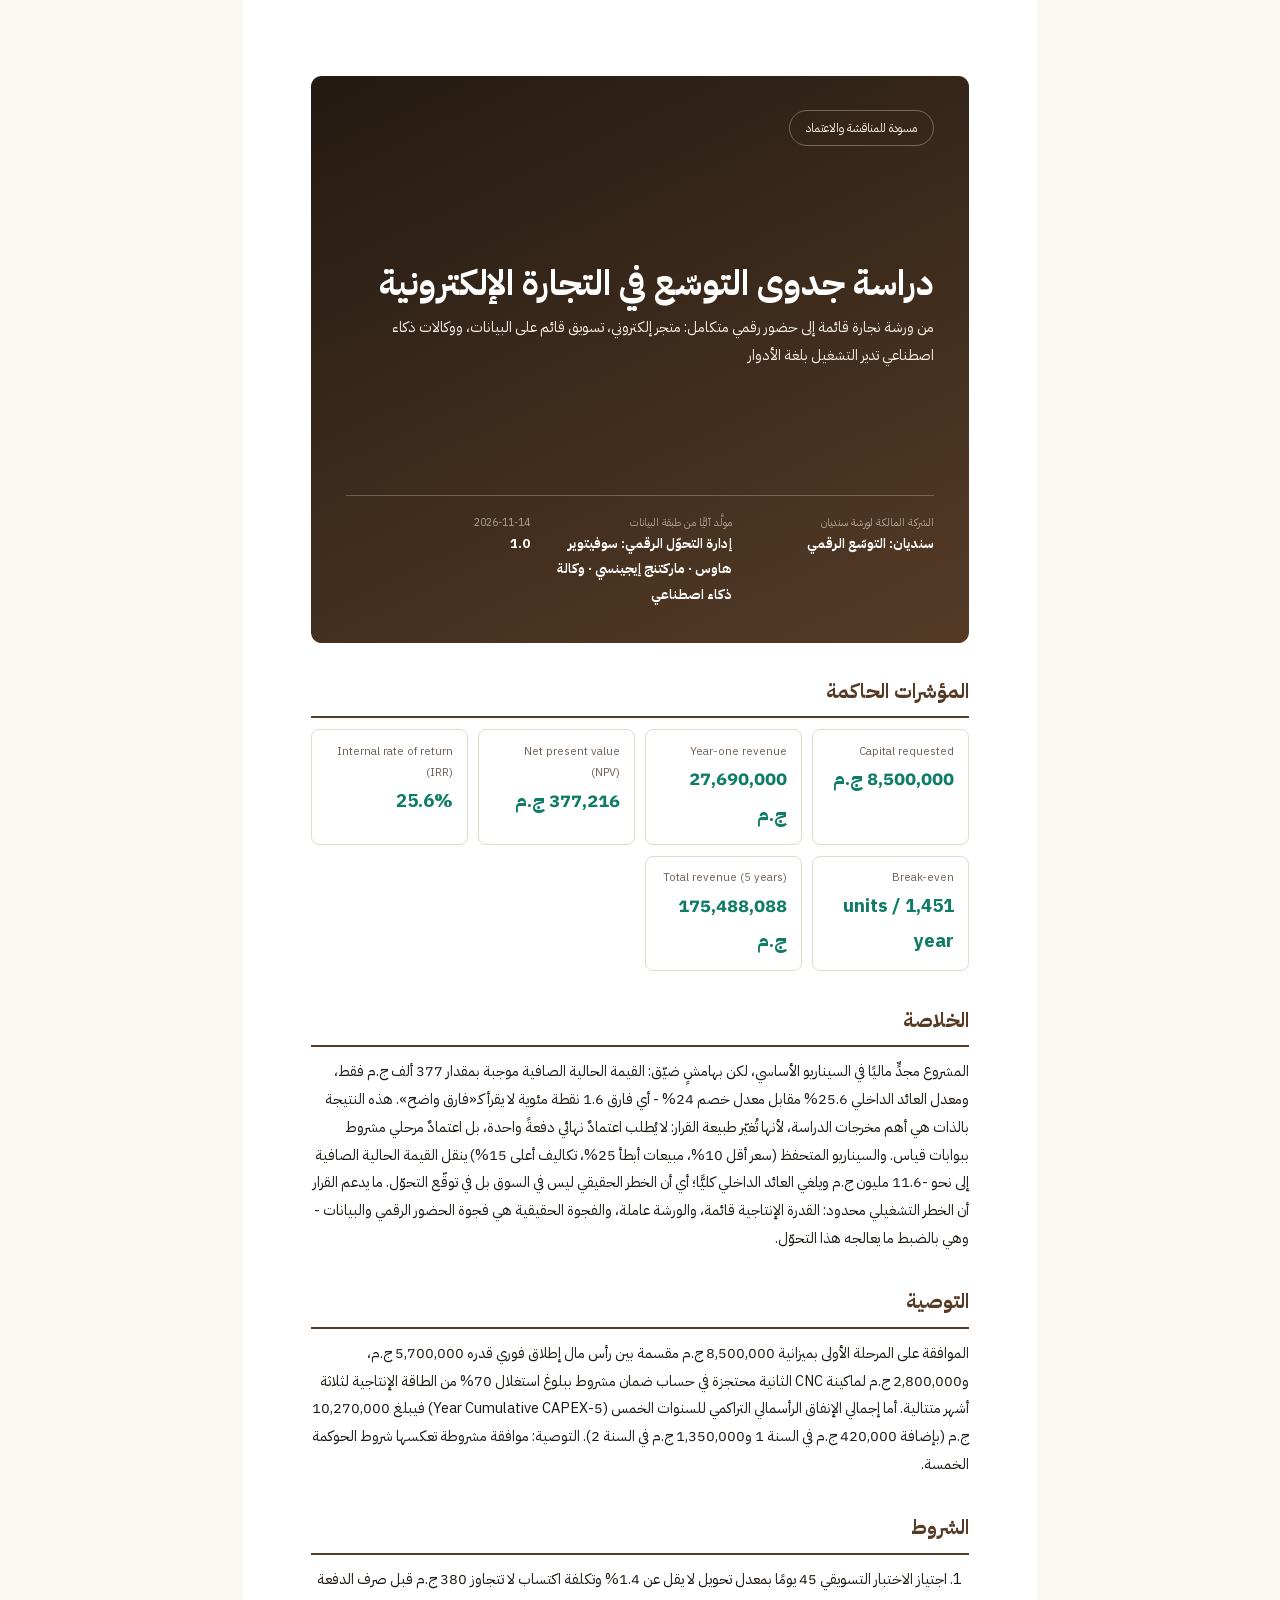
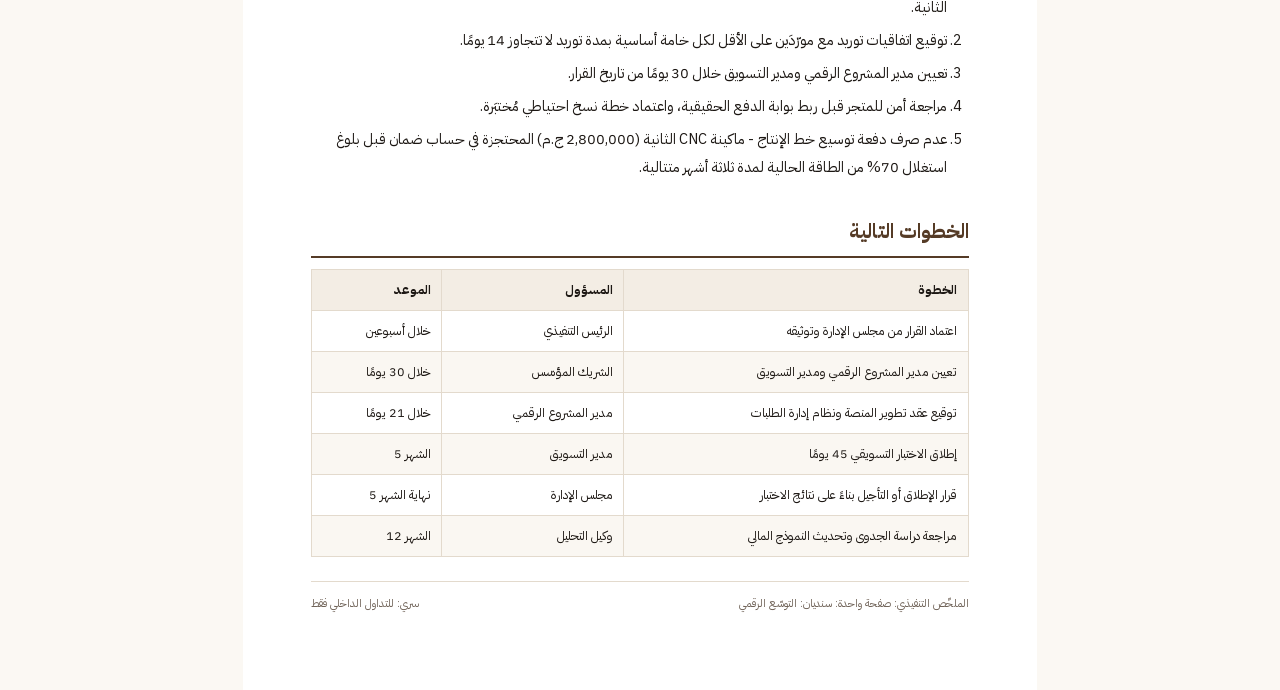
<file: out/05-executive-onepager.html>
<!DOCTYPE html>
<html lang="ar" dir="rtl">
<head>
<meta charset="utf-8">
<meta name="viewport" content="width=device-width, initial-scale=1">
<title>الملخّص التنفيذي: صفحة واحدة: سنديان: التوسّع الرقمي</title>
<link rel="stylesheet" href="../assets/css/fonts.css">
<style>
:root{--ink:#1c1713;--muted:#6f6257;--line:#e3dacd;--wood:#553b26;--mint:#0e7c66;
--gold:#a8781d;--paper:#fbf8f3;--surface:#fff;--danger:#b3261e}
*{box-sizing:border-box}
body{margin:0;background:var(--paper);color:var(--ink);
font-family:"IBM Plex Sans Arabic","IBM Plex Sans Latin","Tajawal","Noto Sans Arabic","Geeza Pro",system-ui,sans-serif;
font-size:11pt;line-height:1.9;letter-spacing:0}
.page{max-width:210mm;min-height:297mm;margin:0 auto;padding:20mm 18mm;background:#fff}
h1{font-size:22pt;line-height:1.35;margin:0 0 6pt;color:var(--wood)}
h2{font-size:15pt;margin:22pt 0 8pt;padding-bottom:5pt;border-bottom:1.5pt solid var(--wood);color:var(--wood)}
h3{font-size:12.5pt;margin:16pt 0 6pt;color:var(--mint)}
p{margin:0 0 8pt}
ul,ol{margin:0 0 10pt;padding-inline-start:1.5em}
li{margin-bottom:4pt}
table{width:100%;border-collapse:collapse;margin:0 0 12pt;font-size:9.5pt}
th,td{border:1px solid var(--line);padding:6pt 8pt;text-align:right;vertical-align:top}
thead th{background:#f3ede4;font-weight:700}
tbody tr:nth-child(even){background:#faf7f2}
.num{direction:rtl;text-align:right;white-space:nowrap;font-variant-numeric:tabular-nums}
.cover{background:linear-gradient(155deg,#241a12,#553b26);color:#f6efe6;border-radius:8pt;
padding:26pt;margin-bottom:16pt;min-height:150mm;display:flex;flex-direction:column;justify-content:space-between}
.cover h1{color:#fff;font-size:26pt}
.cover .badge{display:inline-block;border:1px solid rgba(255,255,255,.3);border-radius:99pt;
padding:4pt 12pt;font-size:9pt}
.cover dl{display:grid;grid-template-columns:repeat(3,1fr);gap:8pt 14pt;margin:0;
border-top:1px solid rgba(255,255,255,.25);padding-top:12pt}
.cover dt{font-size:8pt;color:rgba(246,239,230,.6)}
.cover dd{margin:0;font-size:10pt;font-weight:700;color:#fff}
.kpis{display:grid;grid-template-columns:repeat(4,1fr);gap:8pt;margin:0 0 14pt}
.kpi{border:1px solid var(--line);border-radius:6pt;padding:8pt 10pt;background:#fff}
.kpi .l{font-size:8.5pt;color:var(--muted)}
.kpi .v{font-size:14pt;font-weight:700;color:var(--mint)}
.callout{border:1px solid var(--line);border-inline-start:3pt solid var(--gold);
background:#fbf6e9;border-radius:5pt;padding:9pt 12pt;margin:0 0 12pt}
.callout b{color:var(--gold)}
.foot{margin-top:18pt;padding-top:8pt;border-top:1px solid var(--line);
font-size:8.5pt;color:var(--muted);display:flex;justify-content:space-between}
code{font-family:"IBM Plex Mono",ui-monospace,Menlo,monospace;font-size:9pt;
direction:ltr;unicode-bidi:isolate;background:#f3ede4;padding:1pt 4pt;border-radius:3pt}
@media print{body{background:#fff}.page{padding:0;min-height:auto;max-width:none}
h2{page-break-after:avoid}table{page-break-inside:auto}tr{page-break-inside:avoid}
thead{display:table-header-group}.cover{-webkit-print-color-adjust:exact;print-color-adjust:exact}}
</style>
</head>
<body>
<div class="page">
<div class='cover'><div><span class='badge'>مسودة للمناقشة والاعتماد</span></div><div><h1>دراسة جدوى التوسّع في التجارة الإلكترونية</h1><p>من ورشة نجارة قائمة إلى حضور رقمي متكامل: متجر إلكتروني، تسويق قائم على البيانات، ووكالات ذكاء اصطناعي تدير التشغيل بلغة الأدوار</p></div><dl><div><dt>الشركة المالكة لورشة سنديان</dt><dd>سنديان: التوسّع الرقمي</dd></div><div><dt>مولَّد آليًّا من طبقة البيانات</dt><dd>إدارة التحوّل الرقمي: سوفيتوير هاوس · ماركتنج إيجينسي · وكالة ذكاء اصطناعي</dd></div><div><dt>2026-11-14</dt><dd>1.0</dd></div></dl></div><h2>المؤشرات الحاكمة</h2><div class='kpis'><div class='kpi'><div class='l'>Capital requested</div><div class='v'>8,500,000 ج.م</div></div><div class='kpi'><div class='l'>Year-one revenue</div><div class='v'>27,690,000 ج.م</div></div><div class='kpi'><div class='l'>Net present value (NPV)</div><div class='v'>377,216 ج.م</div></div><div class='kpi'><div class='l'>Internal rate of return (IRR)</div><div class='v'>25.6%</div></div><div class='kpi'><div class='l'>Break-even</div><div class='v'>1,451 units / year</div></div><div class='kpi'><div class='l'>Total revenue (5 years)</div><div class='v'>175,488,088 ج.م</div></div></div><h2>الخلاصة</h2><p>المشروع مجدٍّ ماليًا في السيناريو الأساسي، لكن بهامشٍ ضيّق: القيمة الحالية الصافية موجبة بمقدار 377 ألف ج.م فقط، ومعدل العائد الداخلي 25.6% مقابل معدل خصم 24% - أي فارق 1.6 نقطة مئوية لا يقرأ كـ«فارق واضح». هذه النتيجة بالذات هي أهم مخرجات الدراسة، لأنها تُغيّر طبيعة القرار: لا يُطلب اعتمادٌ نهائي دفعةً واحدة، بل اعتمادٌ مرحلي مشروط ببوابات قياس. والسيناريو المتحفظ (سعر أقل 10%، مبيعات أبطأ 25%، تكاليف أعلى 15%) ينقل القيمة الحالية الصافية إلى نحو -11.6 مليون ج.م ويلغي العائد الداخلي كليًّا؛ أي أن الخطر الحقيقي ليس في السوق بل في توقّع التحوّل. ما يدعم القرار أن الخطر التشغيلي محدود: القدرة الإنتاجية قائمة، والورشة عاملة، والفجوة الحقيقية هي فجوة الحضور الرقمي والبيانات - وهي بالضبط ما يعالجه هذا التحوّل.</p><h2>التوصية</h2><p>الموافقة على المرحلة الأولى بميزانية 8,500,000 ج.م مقسمة بين رأس مال إطلاق فوري قدره 5,700,000 ج.م، و2,800,000 ج.م لماكينة CNC الثانية محتجزة في حساب ضمان مشروط ببلوغ استغلال 70% من الطاقة الإنتاجية لثلاثة أشهر متتالية. أما إجمالي الإنفاق الرأسمالي التراكمي للسنوات الخمس (5-Year Cumulative CAPEX) فيبلغ 10,270,000 ج.م (بإضافة 420,000 ج.م في السنة 1 و1,350,000 ج.م في السنة 2). التوصية: موافقة مشروطة تعكسها شروط الحوكمة الخمسة.</p><h2>الشروط</h2><ol><li>اجتياز الاختبار التسويقي 45 يومًا بمعدل تحويل لا يقل عن 1.4% وتكلفة اكتساب لا تتجاوز 380 ج.م قبل صرف الدفعة الثانية.</li><li>توقيع اتفاقيات توريد مع مورّدَين على الأقل لكل خامة أساسية بمدة توريد لا تتجاوز 14 يومًا.</li><li>تعيين مدير المشروع الرقمي ومدير التسويق خلال 30 يومًا من تاريخ القرار.</li><li>مراجعة أمن للمتجر قبل ربط بوابة الدفع الحقيقية، واعتماد خطة نسخ احتياطي مُختبَرة.</li><li>عدم صرف دفعة توسيع خط الإنتاج - ماكينة CNC الثانية (2,800,000 ج.م) المحتجزة في حساب ضمان قبل بلوغ استغلال 70% من الطاقة الحالية لمدة ثلاثة أشهر متتالية.</li></ol><h2>الخطوات التالية</h2><table><thead><tr><th>الخطوة</th><th>المسؤول</th><th>الموعد</th></tr></thead><tbody><tr><td>اعتماد القرار من مجلس الإدارة وتوثيقه</td><td>الرئيس التنفيذي</td><td>خلال أسبوعين</td></tr><tr><td>تعيين مدير المشروع الرقمي ومدير التسويق</td><td>الشريك المؤسّس</td><td>خلال 30 يومًا</td></tr><tr><td>توقيع عقد تطوير المنصة ونظام إدارة الطلبات</td><td>مدير المشروع الرقمي</td><td>خلال 21 يومًا</td></tr><tr><td>إطلاق الاختبار التسويقي 45 يومًا</td><td>مدير التسويق</td><td>الشهر 5</td></tr><tr><td>قرار الإطلاق أو التأجيل بناءً على نتائج الاختبار</td><td>مجلس الإدارة</td><td>نهاية الشهر 5</td></tr><tr><td>مراجعة دراسة الجدوى وتحديث النموذج المالي</td><td>وكيل التحليل</td><td>الشهر 12</td></tr></tbody></table>
<div class="foot">
  <span>الملخّص التنفيذي: صفحة واحدة: سنديان: التوسّع الرقمي</span>
  <span>سري: للتداول الداخلي فقط</span>
</div>
</div>
</body>
</html>
</file>
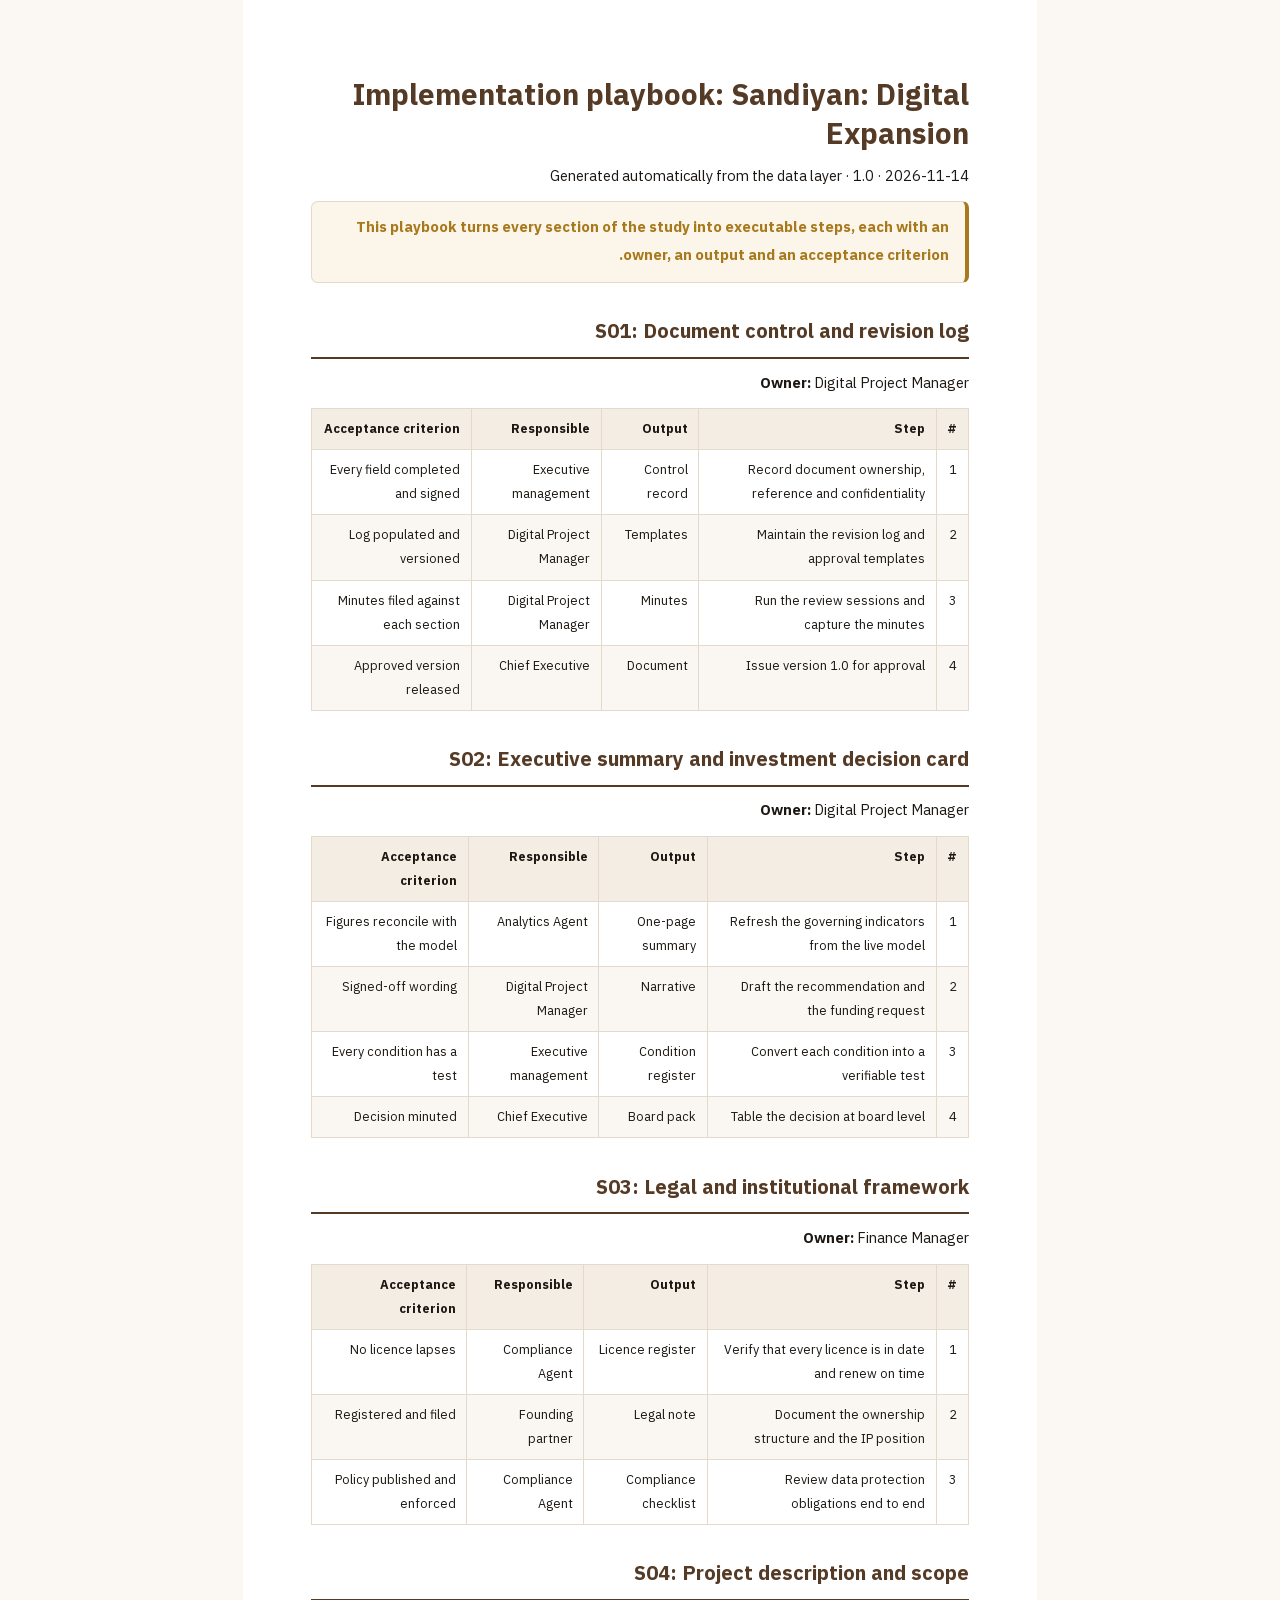
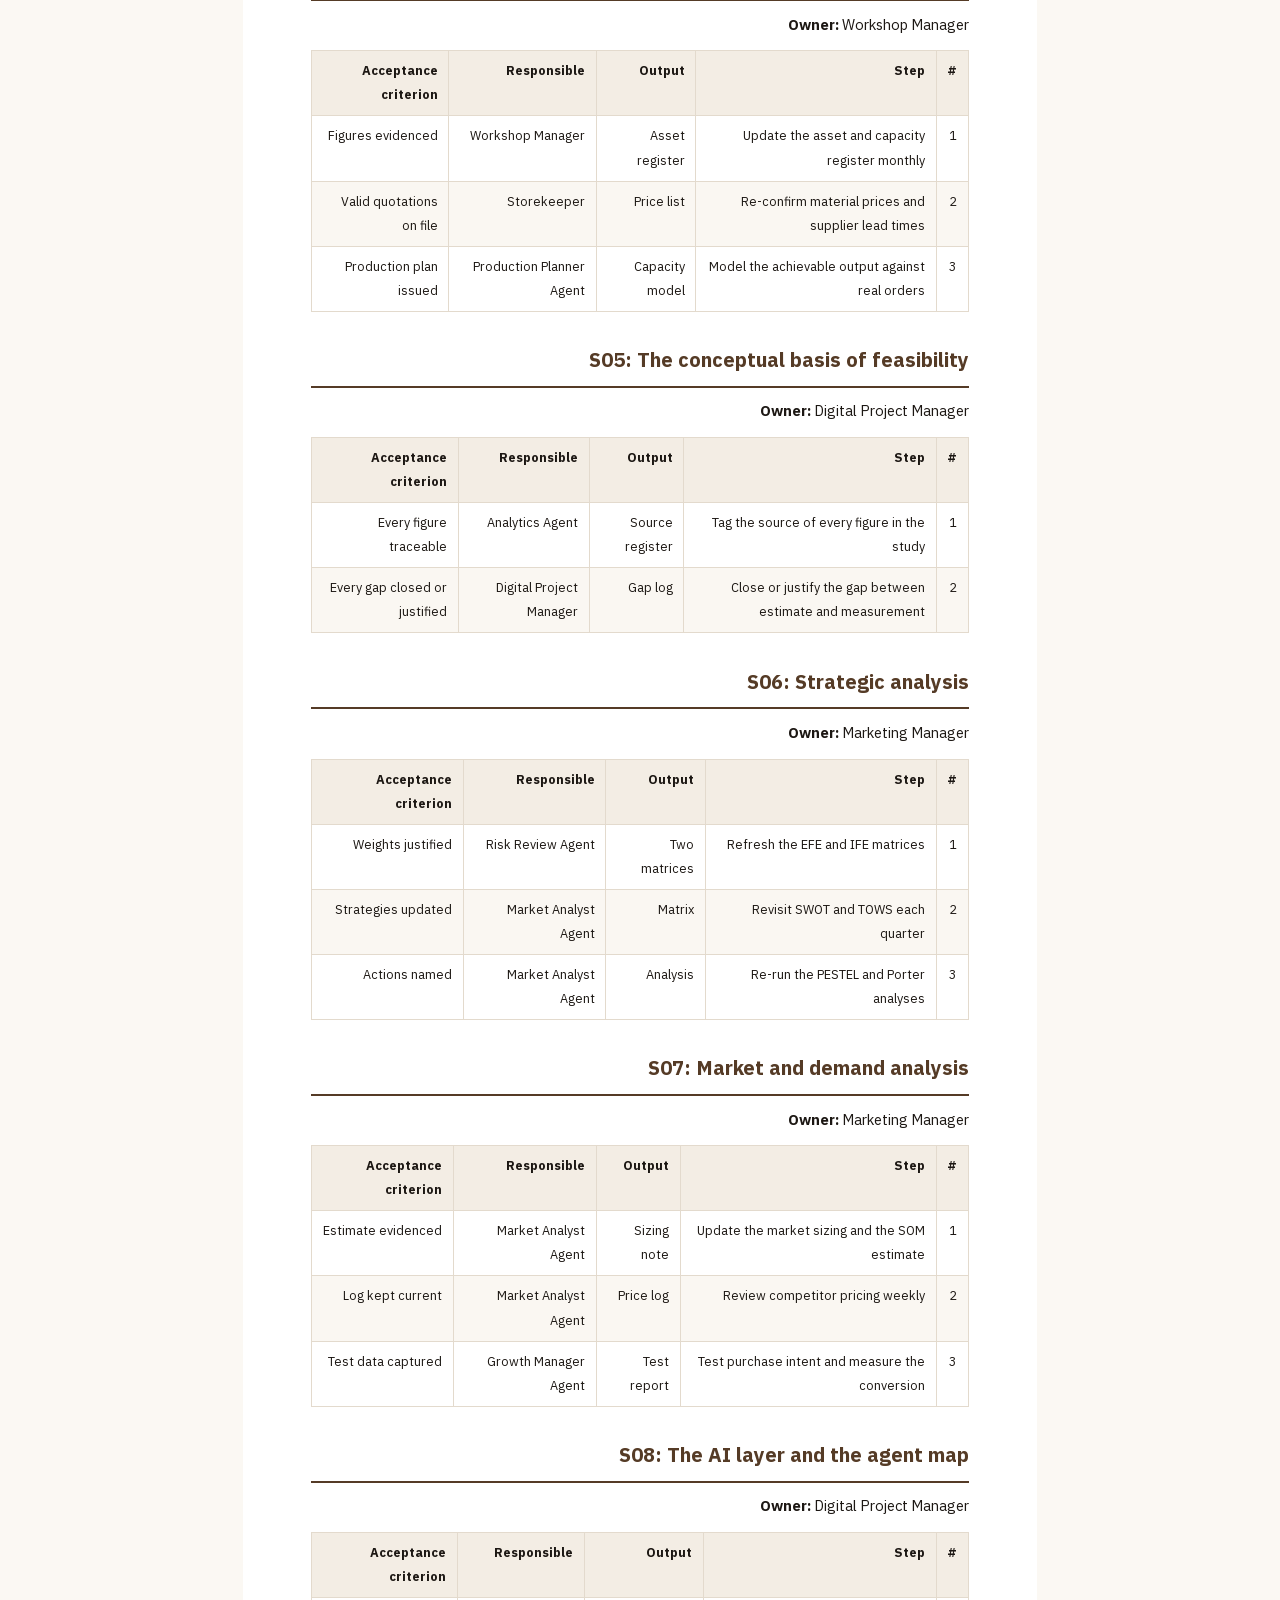
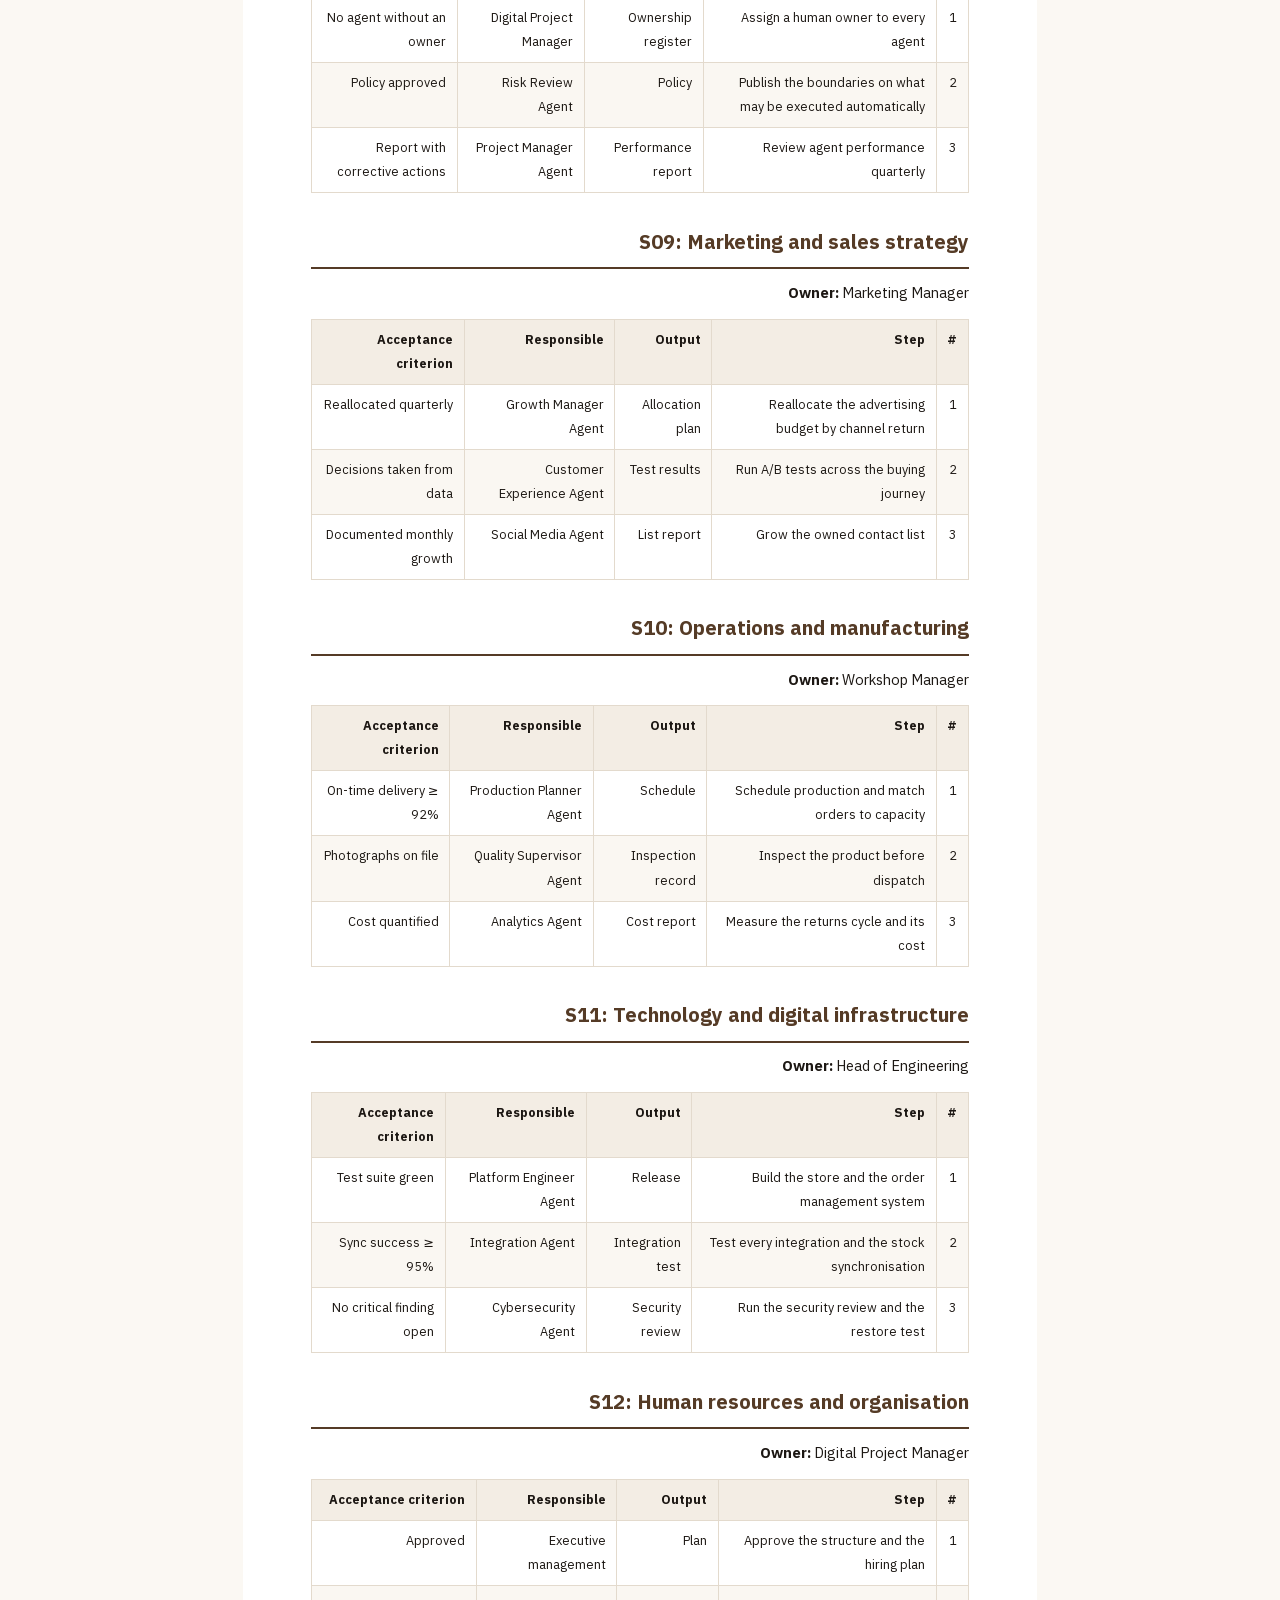
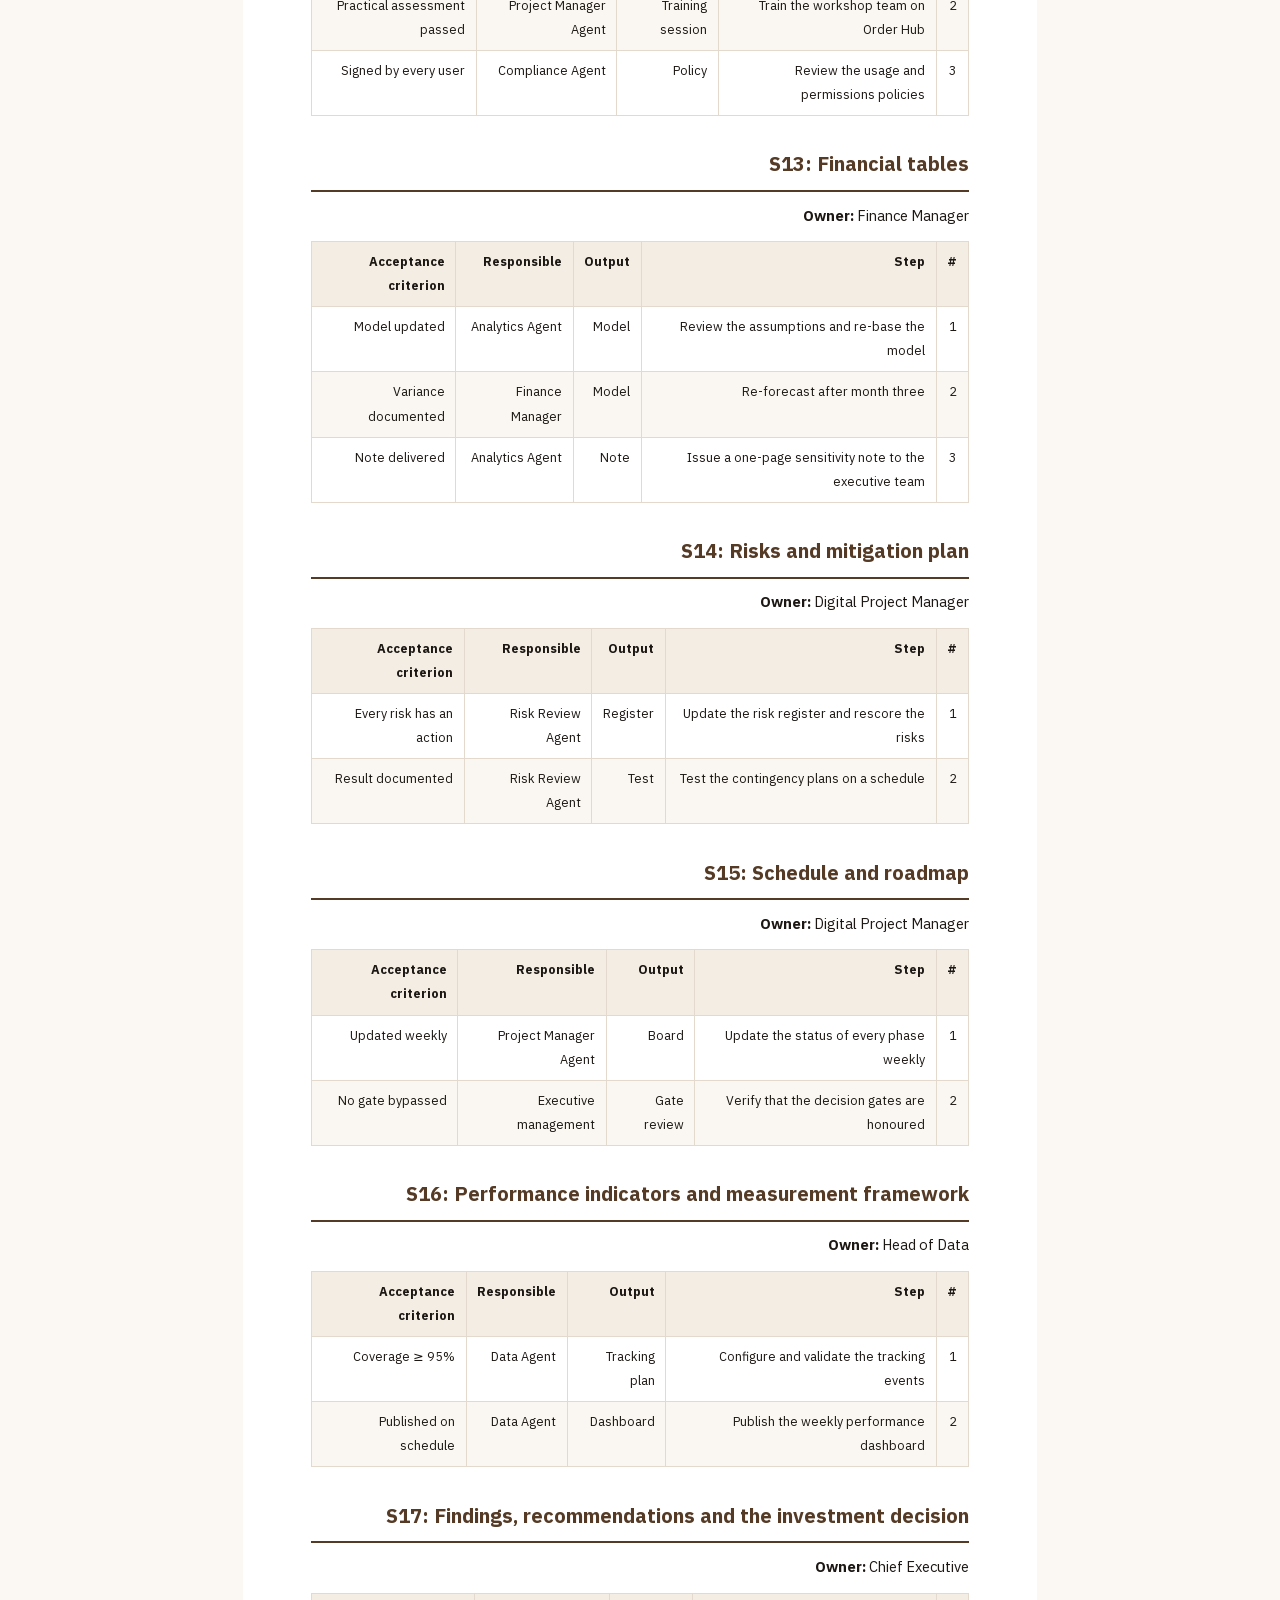
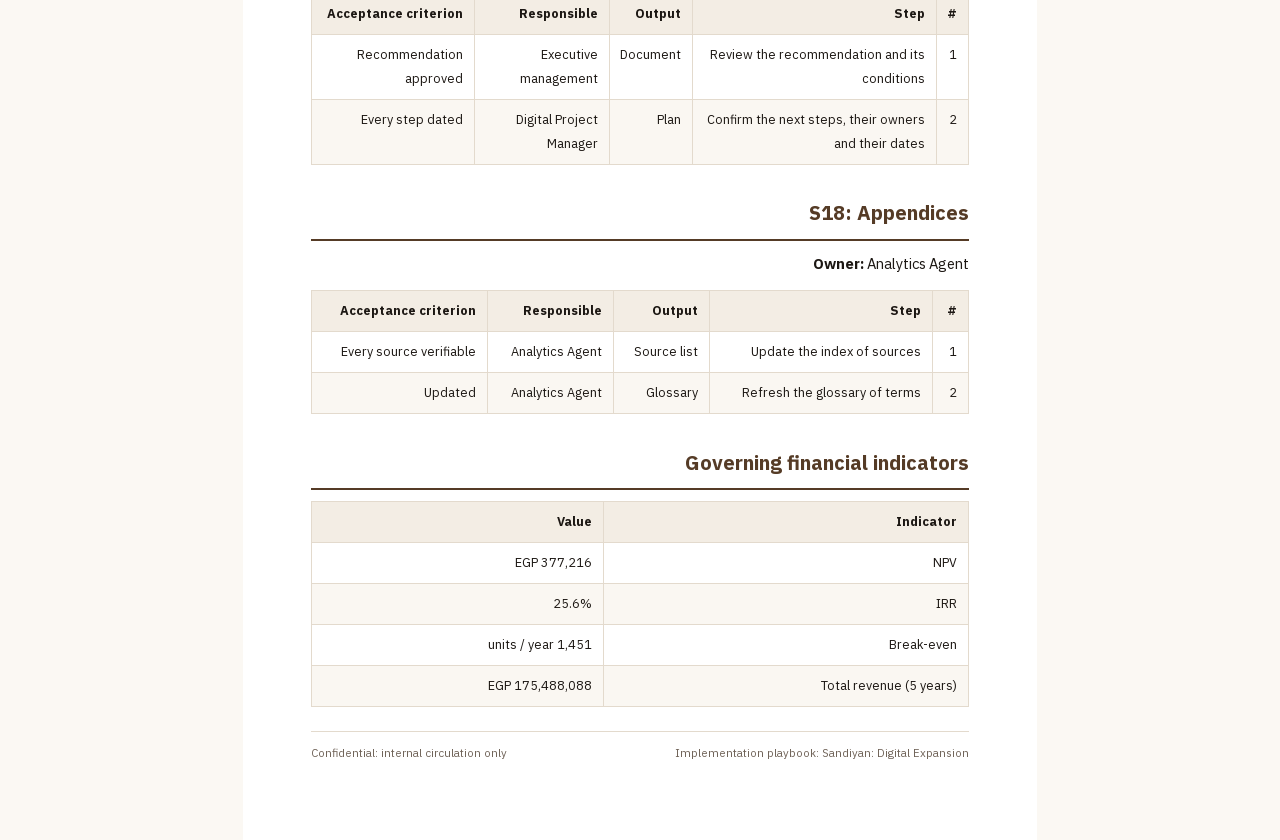
<file: out/en/01-sop-playbook.html>
<!DOCTYPE html>
<html lang="ar" dir="rtl">
<head>
<meta charset="utf-8">
<meta name="viewport" content="width=device-width, initial-scale=1">
<title>Implementation playbook: Sandiyan: Digital Expansion</title>
<link rel="stylesheet" href="../../assets/css/fonts.css">
<style>
:root{--ink:#1c1713;--muted:#6f6257;--line:#e3dacd;--wood:#553b26;--mint:#0e7c66;
--gold:#a8781d;--paper:#fbf8f3;--surface:#fff;--danger:#b3261e}
*{box-sizing:border-box}
body{margin:0;background:var(--paper);color:var(--ink);
font-family:"IBM Plex Sans Arabic","IBM Plex Sans Latin","Tajawal","Noto Sans Arabic","Geeza Pro",system-ui,sans-serif;
font-size:11pt;line-height:1.9;letter-spacing:0}
.page{max-width:210mm;min-height:297mm;margin:0 auto;padding:20mm 18mm;background:#fff}
h1{font-size:22pt;line-height:1.35;margin:0 0 6pt;color:var(--wood)}
h2{font-size:15pt;margin:22pt 0 8pt;padding-bottom:5pt;border-bottom:1.5pt solid var(--wood);color:var(--wood)}
h3{font-size:12.5pt;margin:16pt 0 6pt;color:var(--mint)}
p{margin:0 0 8pt}
ul,ol{margin:0 0 10pt;padding-inline-start:1.5em}
li{margin-bottom:4pt}
table{width:100%;border-collapse:collapse;margin:0 0 12pt;font-size:9.5pt}
th,td{border:1px solid var(--line);padding:6pt 8pt;text-align:right;vertical-align:top}
thead th{background:#f3ede4;font-weight:700}
tbody tr:nth-child(even){background:#faf7f2}
.num{direction:rtl;text-align:right;white-space:nowrap;font-variant-numeric:tabular-nums}
.cover{background:linear-gradient(155deg,#241a12,#553b26);color:#f6efe6;border-radius:8pt;
padding:26pt;margin-bottom:16pt;min-height:150mm;display:flex;flex-direction:column;justify-content:space-between}
.cover h1{color:#fff;font-size:26pt}
.cover .badge{display:inline-block;border:1px solid rgba(255,255,255,.3);border-radius:99pt;
padding:4pt 12pt;font-size:9pt}
.cover dl{display:grid;grid-template-columns:repeat(3,1fr);gap:8pt 14pt;margin:0;
border-top:1px solid rgba(255,255,255,.25);padding-top:12pt}
.cover dt{font-size:8pt;color:rgba(246,239,230,.6)}
.cover dd{margin:0;font-size:10pt;font-weight:700;color:#fff}
.kpis{display:grid;grid-template-columns:repeat(4,1fr);gap:8pt;margin:0 0 14pt}
.kpi{border:1px solid var(--line);border-radius:6pt;padding:8pt 10pt;background:#fff}
.kpi .l{font-size:8.5pt;color:var(--muted)}
.kpi .v{font-size:14pt;font-weight:700;color:var(--mint)}
.callout{border:1px solid var(--line);border-inline-start:3pt solid var(--gold);
background:#fbf6e9;border-radius:5pt;padding:9pt 12pt;margin:0 0 12pt}
.callout b{color:var(--gold)}
.foot{margin-top:18pt;padding-top:8pt;border-top:1px solid var(--line);
font-size:8.5pt;color:var(--muted);display:flex;justify-content:space-between}
code{font-family:"IBM Plex Mono",ui-monospace,Menlo,monospace;font-size:9pt;
direction:ltr;unicode-bidi:isolate;background:#f3ede4;padding:1pt 4pt;border-radius:3pt}
@media print{body{background:#fff}.page{padding:0;min-height:auto;max-width:none}
h2{page-break-after:avoid}table{page-break-inside:auto}tr{page-break-inside:avoid}
thead{display:table-header-group}.cover{-webkit-print-color-adjust:exact;print-color-adjust:exact}}
</style>
</head>
<body>
<div class="page">
<h1>Implementation playbook: Sandiyan: Digital Expansion</h1><p class='note'>Generated automatically from the data layer · 1.0 · 2026-11-14</p><div class='callout'><b>This playbook turns every section of the study into executable steps, each with an owner, an output and an acceptance criterion.</b></div><h2>S01: Document control and revision log</h2><p><b>Owner:</b> Digital Project Manager</p><table><thead><tr><th>#</th><th>Step</th><th>Output</th><th>Responsible</th><th>Acceptance criterion</th></tr></thead><tbody><tr><td class='num'>1</td><td>Record document ownership, reference and confidentiality</td><td>Control record</td><td>Executive management</td><td>Every field completed and signed</td></tr><tr><td class='num'>2</td><td>Maintain the revision log and approval templates</td><td>Templates</td><td>Digital Project Manager</td><td>Log populated and versioned</td></tr><tr><td class='num'>3</td><td>Run the review sessions and capture the minutes</td><td>Minutes</td><td>Digital Project Manager</td><td>Minutes filed against each section</td></tr><tr><td class='num'>4</td><td>Issue version 1.0 for approval</td><td>Document</td><td>Chief Executive</td><td>Approved version released</td></tr></tbody></table><h2>S02: Executive summary and investment decision card</h2><p><b>Owner:</b> Digital Project Manager</p><table><thead><tr><th>#</th><th>Step</th><th>Output</th><th>Responsible</th><th>Acceptance criterion</th></tr></thead><tbody><tr><td class='num'>1</td><td>Refresh the governing indicators from the live model</td><td>One-page summary</td><td>Analytics Agent</td><td>Figures reconcile with the model</td></tr><tr><td class='num'>2</td><td>Draft the recommendation and the funding request</td><td>Narrative</td><td>Digital Project Manager</td><td>Signed-off wording</td></tr><tr><td class='num'>3</td><td>Convert each condition into a verifiable test</td><td>Condition register</td><td>Executive management</td><td>Every condition has a test</td></tr><tr><td class='num'>4</td><td>Table the decision at board level</td><td>Board pack</td><td>Chief Executive</td><td>Decision minuted</td></tr></tbody></table><h2>S03: Legal and institutional framework</h2><p><b>Owner:</b> Finance Manager</p><table><thead><tr><th>#</th><th>Step</th><th>Output</th><th>Responsible</th><th>Acceptance criterion</th></tr></thead><tbody><tr><td class='num'>1</td><td>Verify that every licence is in date and renew on time</td><td>Licence register</td><td>Compliance Agent</td><td>No licence lapses</td></tr><tr><td class='num'>2</td><td>Document the ownership structure and the IP position</td><td>Legal note</td><td>Founding partner</td><td>Registered and filed</td></tr><tr><td class='num'>3</td><td>Review data protection obligations end to end</td><td>Compliance checklist</td><td>Compliance Agent</td><td>Policy published and enforced</td></tr></tbody></table><h2>S04: Project description and scope</h2><p><b>Owner:</b> Workshop Manager</p><table><thead><tr><th>#</th><th>Step</th><th>Output</th><th>Responsible</th><th>Acceptance criterion</th></tr></thead><tbody><tr><td class='num'>1</td><td>Update the asset and capacity register monthly</td><td>Asset register</td><td>Workshop Manager</td><td>Figures evidenced</td></tr><tr><td class='num'>2</td><td>Re-confirm material prices and supplier lead times</td><td>Price list</td><td>Storekeeper</td><td>Valid quotations on file</td></tr><tr><td class='num'>3</td><td>Model the achievable output against real orders</td><td>Capacity model</td><td>Production Planner Agent</td><td>Production plan issued</td></tr></tbody></table><h2>S05: The conceptual basis of feasibility</h2><p><b>Owner:</b> Digital Project Manager</p><table><thead><tr><th>#</th><th>Step</th><th>Output</th><th>Responsible</th><th>Acceptance criterion</th></tr></thead><tbody><tr><td class='num'>1</td><td>Tag the source of every figure in the study</td><td>Source register</td><td>Analytics Agent</td><td>Every figure traceable</td></tr><tr><td class='num'>2</td><td>Close or justify the gap between estimate and measurement</td><td>Gap log</td><td>Digital Project Manager</td><td>Every gap closed or justified</td></tr></tbody></table><h2>S06: Strategic analysis</h2><p><b>Owner:</b> Marketing Manager</p><table><thead><tr><th>#</th><th>Step</th><th>Output</th><th>Responsible</th><th>Acceptance criterion</th></tr></thead><tbody><tr><td class='num'>1</td><td>Refresh the EFE and IFE matrices</td><td>Two matrices</td><td>Risk Review Agent</td><td>Weights justified</td></tr><tr><td class='num'>2</td><td>Revisit SWOT and TOWS each quarter</td><td>Matrix</td><td>Market Analyst Agent</td><td>Strategies updated</td></tr><tr><td class='num'>3</td><td>Re-run the PESTEL and Porter analyses</td><td>Analysis</td><td>Market Analyst Agent</td><td>Actions named</td></tr></tbody></table><h2>S07: Market and demand analysis</h2><p><b>Owner:</b> Marketing Manager</p><table><thead><tr><th>#</th><th>Step</th><th>Output</th><th>Responsible</th><th>Acceptance criterion</th></tr></thead><tbody><tr><td class='num'>1</td><td>Update the market sizing and the SOM estimate</td><td>Sizing note</td><td>Market Analyst Agent</td><td>Estimate evidenced</td></tr><tr><td class='num'>2</td><td>Review competitor pricing weekly</td><td>Price log</td><td>Market Analyst Agent</td><td>Log kept current</td></tr><tr><td class='num'>3</td><td>Test purchase intent and measure the conversion</td><td>Test report</td><td>Growth Manager Agent</td><td>Test data captured</td></tr></tbody></table><h2>S08: The AI layer and the agent map</h2><p><b>Owner:</b> Digital Project Manager</p><table><thead><tr><th>#</th><th>Step</th><th>Output</th><th>Responsible</th><th>Acceptance criterion</th></tr></thead><tbody><tr><td class='num'>1</td><td>Assign a human owner to every agent</td><td>Ownership register</td><td>Digital Project Manager</td><td>No agent without an owner</td></tr><tr><td class='num'>2</td><td>Publish the boundaries on what may be executed automatically</td><td>Policy</td><td>Risk Review Agent</td><td>Policy approved</td></tr><tr><td class='num'>3</td><td>Review agent performance quarterly</td><td>Performance report</td><td>Project Manager Agent</td><td>Report with corrective actions</td></tr></tbody></table><h2>S09: Marketing and sales strategy</h2><p><b>Owner:</b> Marketing Manager</p><table><thead><tr><th>#</th><th>Step</th><th>Output</th><th>Responsible</th><th>Acceptance criterion</th></tr></thead><tbody><tr><td class='num'>1</td><td>Reallocate the advertising budget by channel return</td><td>Allocation plan</td><td>Growth Manager Agent</td><td>Reallocated quarterly</td></tr><tr><td class='num'>2</td><td>Run A/B tests across the buying journey</td><td>Test results</td><td>Customer Experience Agent</td><td>Decisions taken from data</td></tr><tr><td class='num'>3</td><td>Grow the owned contact list</td><td>List report</td><td>Social Media Agent</td><td>Documented monthly growth</td></tr></tbody></table><h2>S10: Operations and manufacturing</h2><p><b>Owner:</b> Workshop Manager</p><table><thead><tr><th>#</th><th>Step</th><th>Output</th><th>Responsible</th><th>Acceptance criterion</th></tr></thead><tbody><tr><td class='num'>1</td><td>Schedule production and match orders to capacity</td><td>Schedule</td><td>Production Planner Agent</td><td>On-time delivery ≥ 92%</td></tr><tr><td class='num'>2</td><td>Inspect the product before dispatch</td><td>Inspection record</td><td>Quality Supervisor Agent</td><td>Photographs on file</td></tr><tr><td class='num'>3</td><td>Measure the returns cycle and its cost</td><td>Cost report</td><td>Analytics Agent</td><td>Cost quantified</td></tr></tbody></table><h2>S11: Technology and digital infrastructure</h2><p><b>Owner:</b> Head of Engineering</p><table><thead><tr><th>#</th><th>Step</th><th>Output</th><th>Responsible</th><th>Acceptance criterion</th></tr></thead><tbody><tr><td class='num'>1</td><td>Build the store and the order management system</td><td>Release</td><td>Platform Engineer Agent</td><td>Test suite green</td></tr><tr><td class='num'>2</td><td>Test every integration and the stock synchronisation</td><td>Integration test</td><td>Integration Agent</td><td>Sync success ≥ 95%</td></tr><tr><td class='num'>3</td><td>Run the security review and the restore test</td><td>Security review</td><td>Cybersecurity Agent</td><td>No critical finding open</td></tr></tbody></table><h2>S12: Human resources and organisation</h2><p><b>Owner:</b> Digital Project Manager</p><table><thead><tr><th>#</th><th>Step</th><th>Output</th><th>Responsible</th><th>Acceptance criterion</th></tr></thead><tbody><tr><td class='num'>1</td><td>Approve the structure and the hiring plan</td><td>Plan</td><td>Executive management</td><td>Approved</td></tr><tr><td class='num'>2</td><td>Train the workshop team on Order Hub</td><td>Training session</td><td>Project Manager Agent</td><td>Practical assessment passed</td></tr><tr><td class='num'>3</td><td>Review the usage and permissions policies</td><td>Policy</td><td>Compliance Agent</td><td>Signed by every user</td></tr></tbody></table><h2>S13: Financial tables</h2><p><b>Owner:</b> Finance Manager</p><table><thead><tr><th>#</th><th>Step</th><th>Output</th><th>Responsible</th><th>Acceptance criterion</th></tr></thead><tbody><tr><td class='num'>1</td><td>Review the assumptions and re-base the model</td><td>Model</td><td>Analytics Agent</td><td>Model updated</td></tr><tr><td class='num'>2</td><td>Re-forecast after month three</td><td>Model</td><td>Finance Manager</td><td>Variance documented</td></tr><tr><td class='num'>3</td><td>Issue a one-page sensitivity note to the executive team</td><td>Note</td><td>Analytics Agent</td><td>Note delivered</td></tr></tbody></table><h2>S14: Risks and mitigation plan</h2><p><b>Owner:</b> Digital Project Manager</p><table><thead><tr><th>#</th><th>Step</th><th>Output</th><th>Responsible</th><th>Acceptance criterion</th></tr></thead><tbody><tr><td class='num'>1</td><td>Update the risk register and rescore the risks</td><td>Register</td><td>Risk Review Agent</td><td>Every risk has an action</td></tr><tr><td class='num'>2</td><td>Test the contingency plans on a schedule</td><td>Test</td><td>Risk Review Agent</td><td>Result documented</td></tr></tbody></table><h2>S15: Schedule and roadmap</h2><p><b>Owner:</b> Digital Project Manager</p><table><thead><tr><th>#</th><th>Step</th><th>Output</th><th>Responsible</th><th>Acceptance criterion</th></tr></thead><tbody><tr><td class='num'>1</td><td>Update the status of every phase weekly</td><td>Board</td><td>Project Manager Agent</td><td>Updated weekly</td></tr><tr><td class='num'>2</td><td>Verify that the decision gates are honoured</td><td>Gate review</td><td>Executive management</td><td>No gate bypassed</td></tr></tbody></table><h2>S16: Performance indicators and measurement framework</h2><p><b>Owner:</b> Head of Data</p><table><thead><tr><th>#</th><th>Step</th><th>Output</th><th>Responsible</th><th>Acceptance criterion</th></tr></thead><tbody><tr><td class='num'>1</td><td>Configure and validate the tracking events</td><td>Tracking plan</td><td>Data Agent</td><td>Coverage ≥ 95%</td></tr><tr><td class='num'>2</td><td>Publish the weekly performance dashboard</td><td>Dashboard</td><td>Data Agent</td><td>Published on schedule</td></tr></tbody></table><h2>S17: Findings, recommendations and the investment decision</h2><p><b>Owner:</b> Chief Executive</p><table><thead><tr><th>#</th><th>Step</th><th>Output</th><th>Responsible</th><th>Acceptance criterion</th></tr></thead><tbody><tr><td class='num'>1</td><td>Review the recommendation and its conditions</td><td>Document</td><td>Executive management</td><td>Recommendation approved</td></tr><tr><td class='num'>2</td><td>Confirm the next steps, their owners and their dates</td><td>Plan</td><td>Digital Project Manager</td><td>Every step dated</td></tr></tbody></table><h2>S18: Appendices</h2><p><b>Owner:</b> Analytics Agent</p><table><thead><tr><th>#</th><th>Step</th><th>Output</th><th>Responsible</th><th>Acceptance criterion</th></tr></thead><tbody><tr><td class='num'>1</td><td>Update the index of sources</td><td>Source list</td><td>Analytics Agent</td><td>Every source verifiable</td></tr><tr><td class='num'>2</td><td>Refresh the glossary of terms</td><td>Glossary</td><td>Analytics Agent</td><td>Updated</td></tr></tbody></table><h2>Governing financial indicators</h2><table><thead><tr><th>Indicator</th><th>Value</th></tr></thead><tbody><tr><td>NPV</td><td class='num'>377,216 EGP</td></tr><tr><td>IRR</td><td class='num'>25.6%</td></tr><tr><td>Break-even</td><td class='num'>1,451 units / year</td></tr><tr><td>Total revenue (5 years)</td><td class='num'>175,488,088 EGP</td></tr></tbody></table>
<div class="foot">
  <span>Implementation playbook: Sandiyan: Digital Expansion</span>
  <span>Confidential: internal circulation only</span>
</div>
</div>
</body>
</html>
</file>
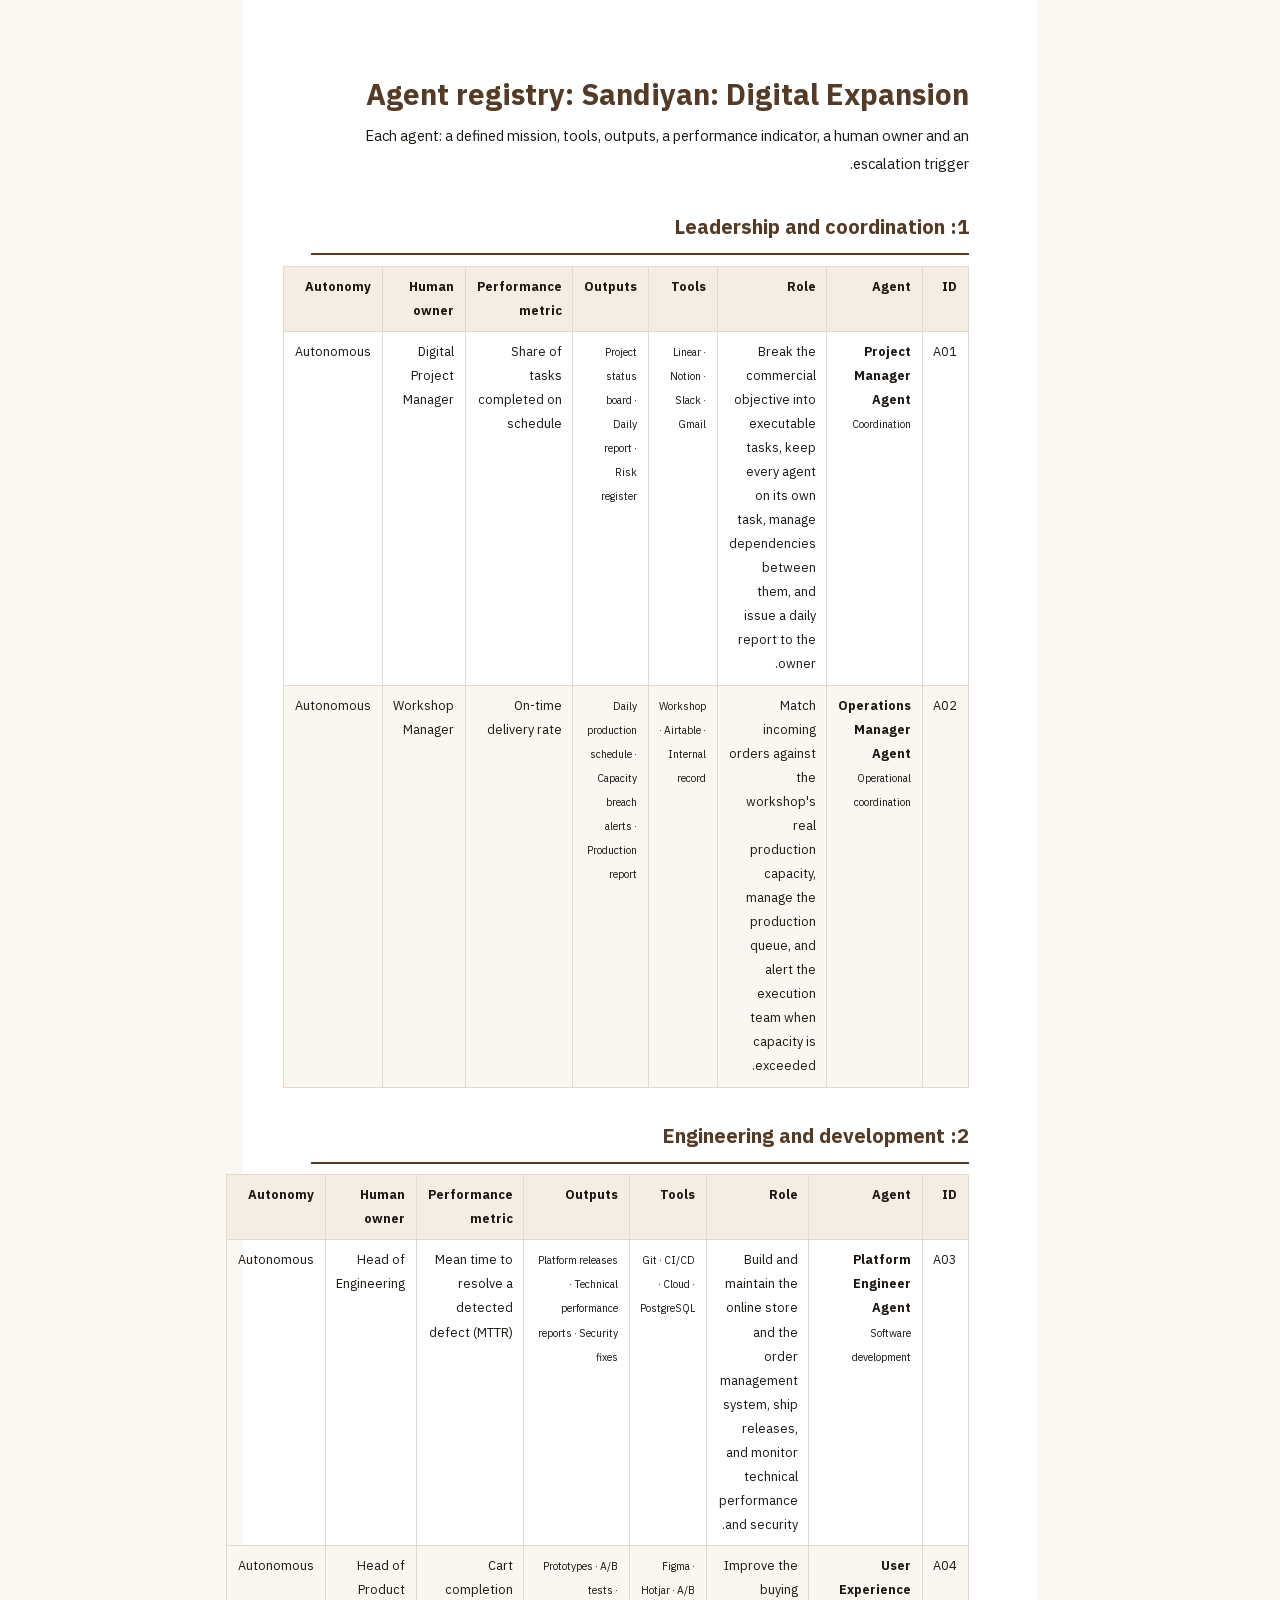
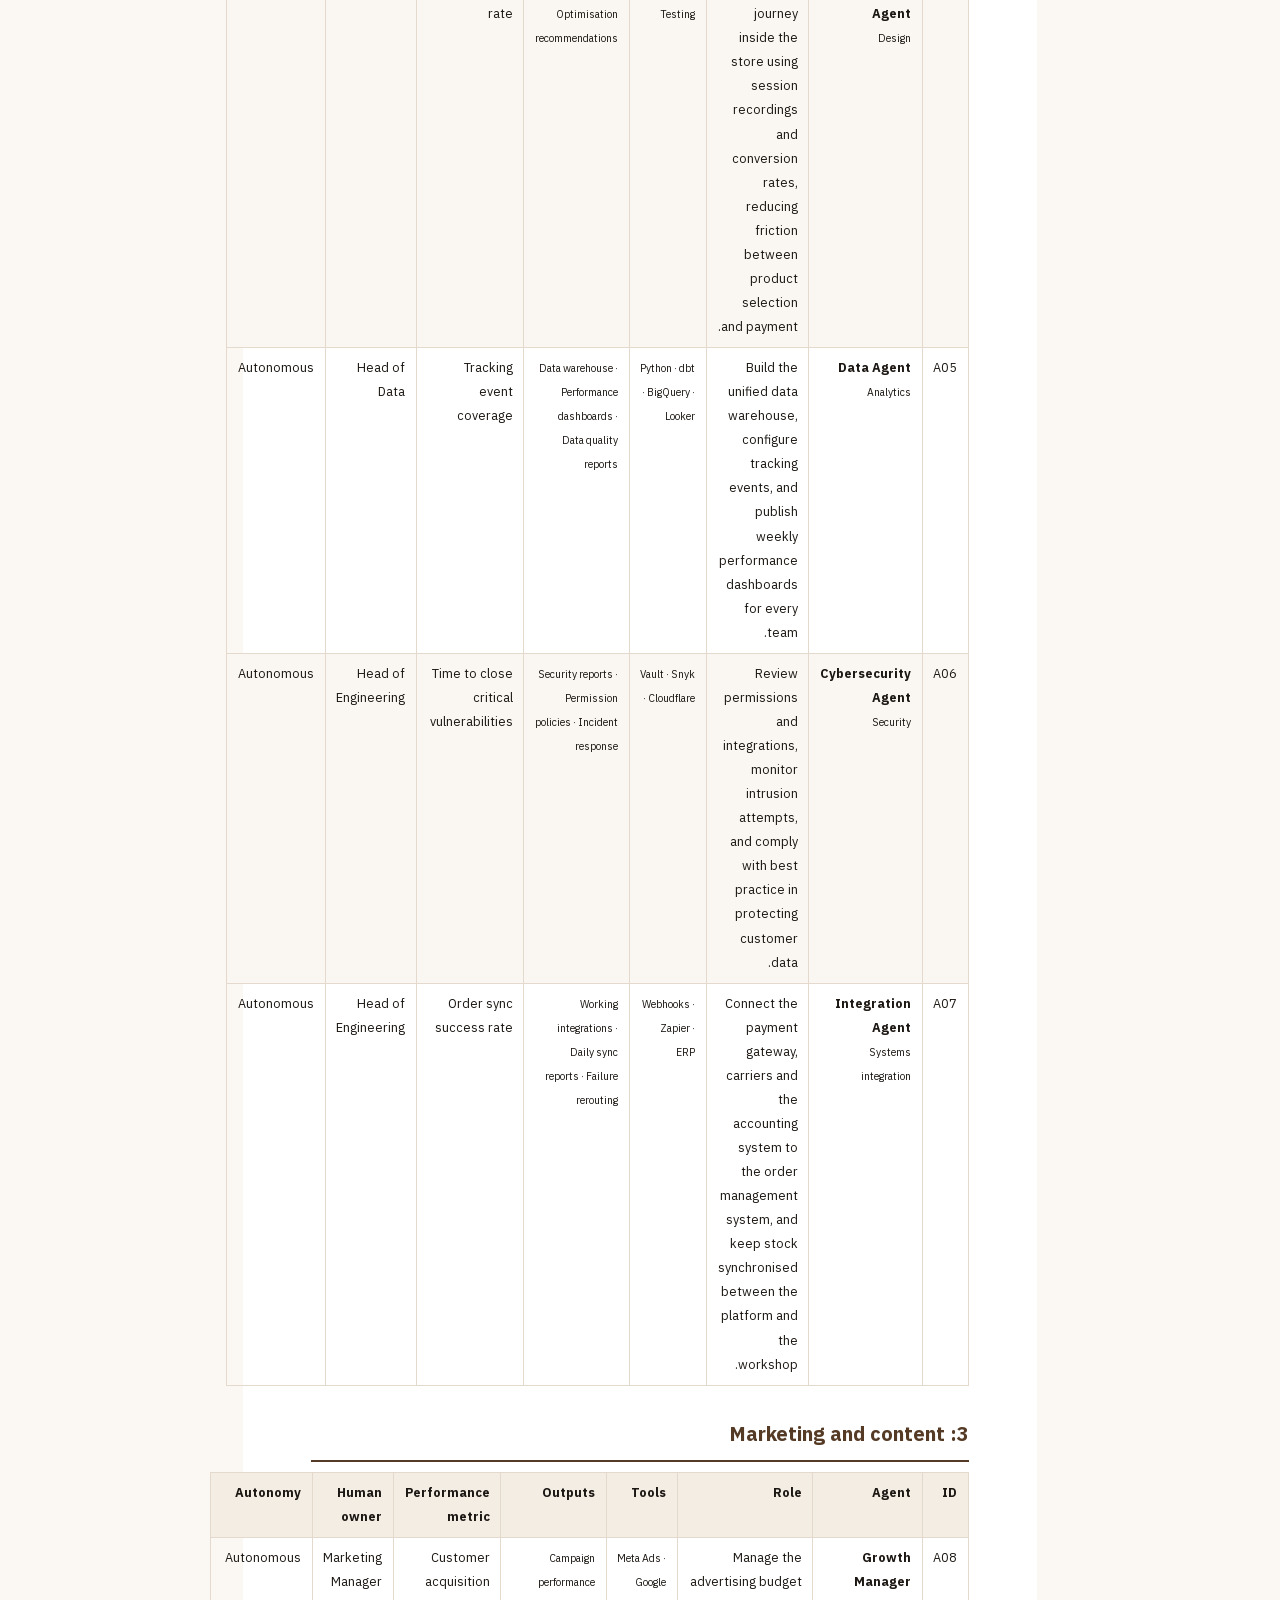
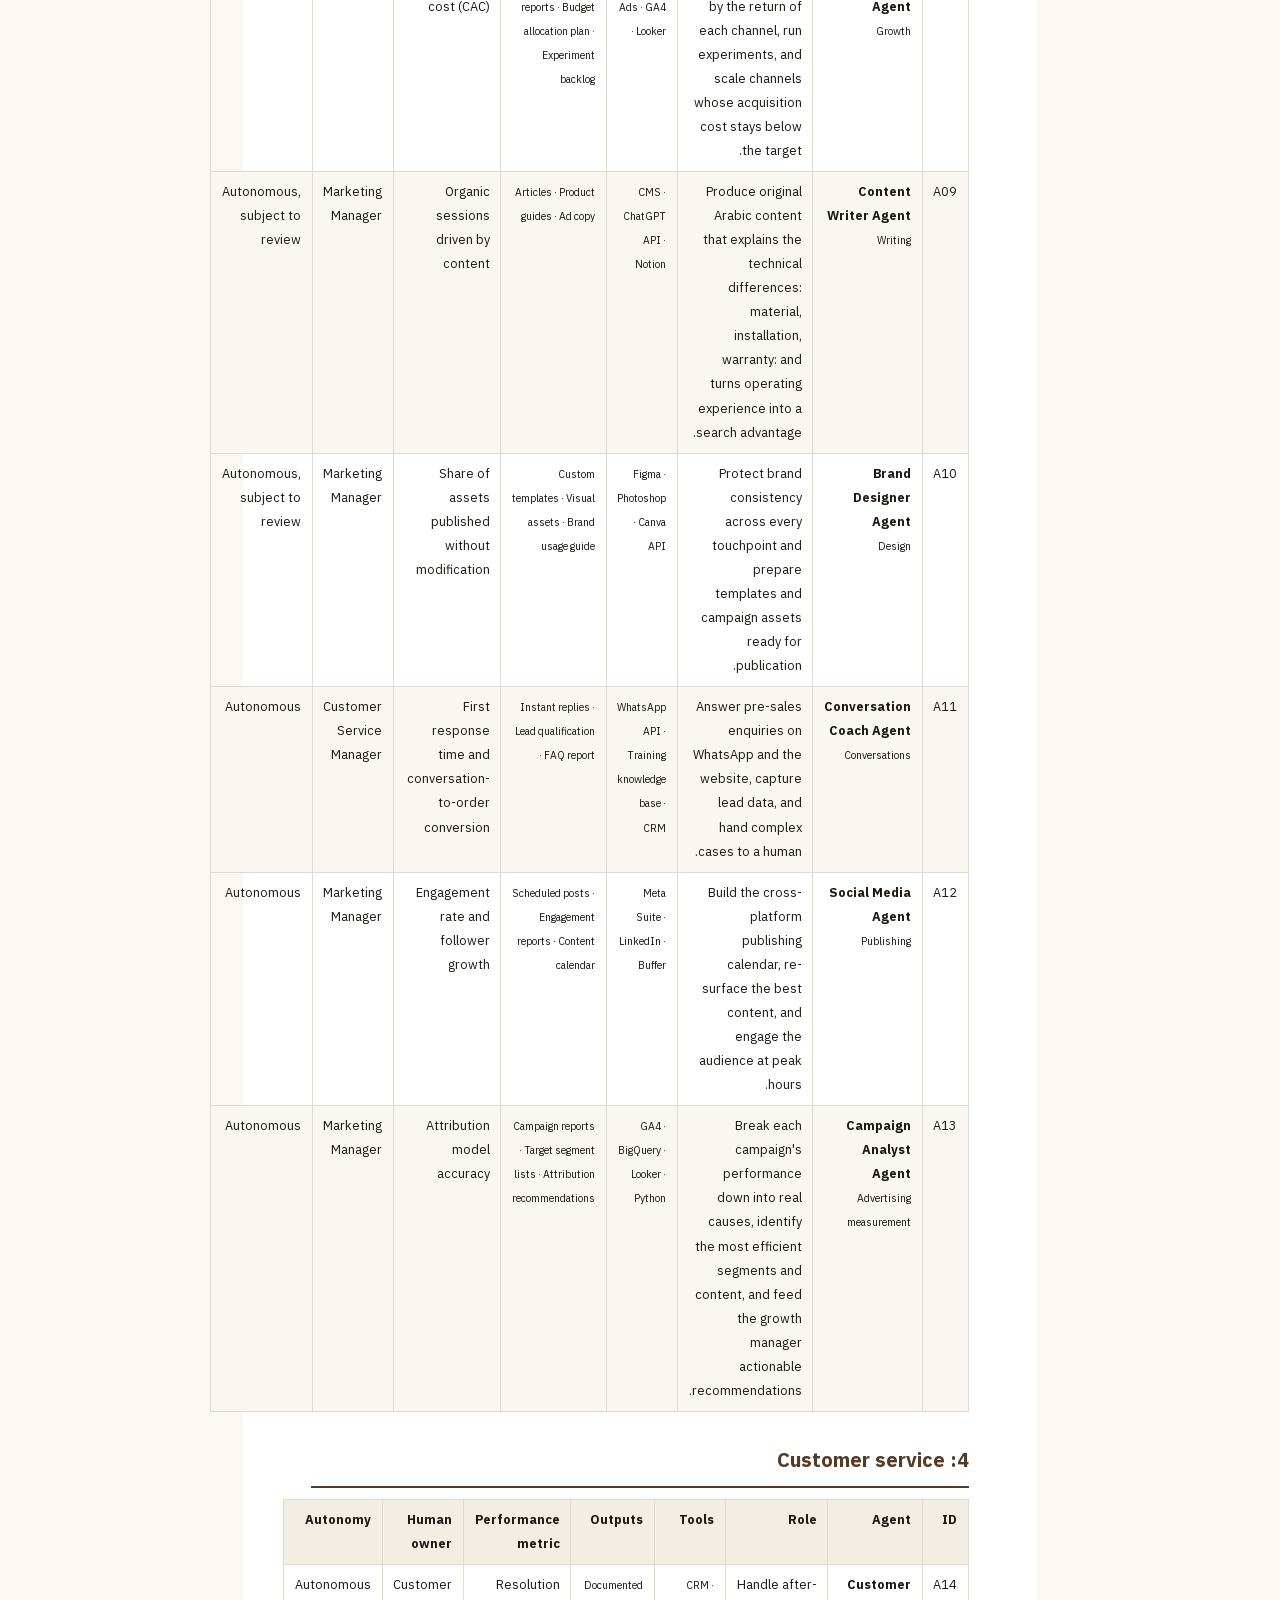
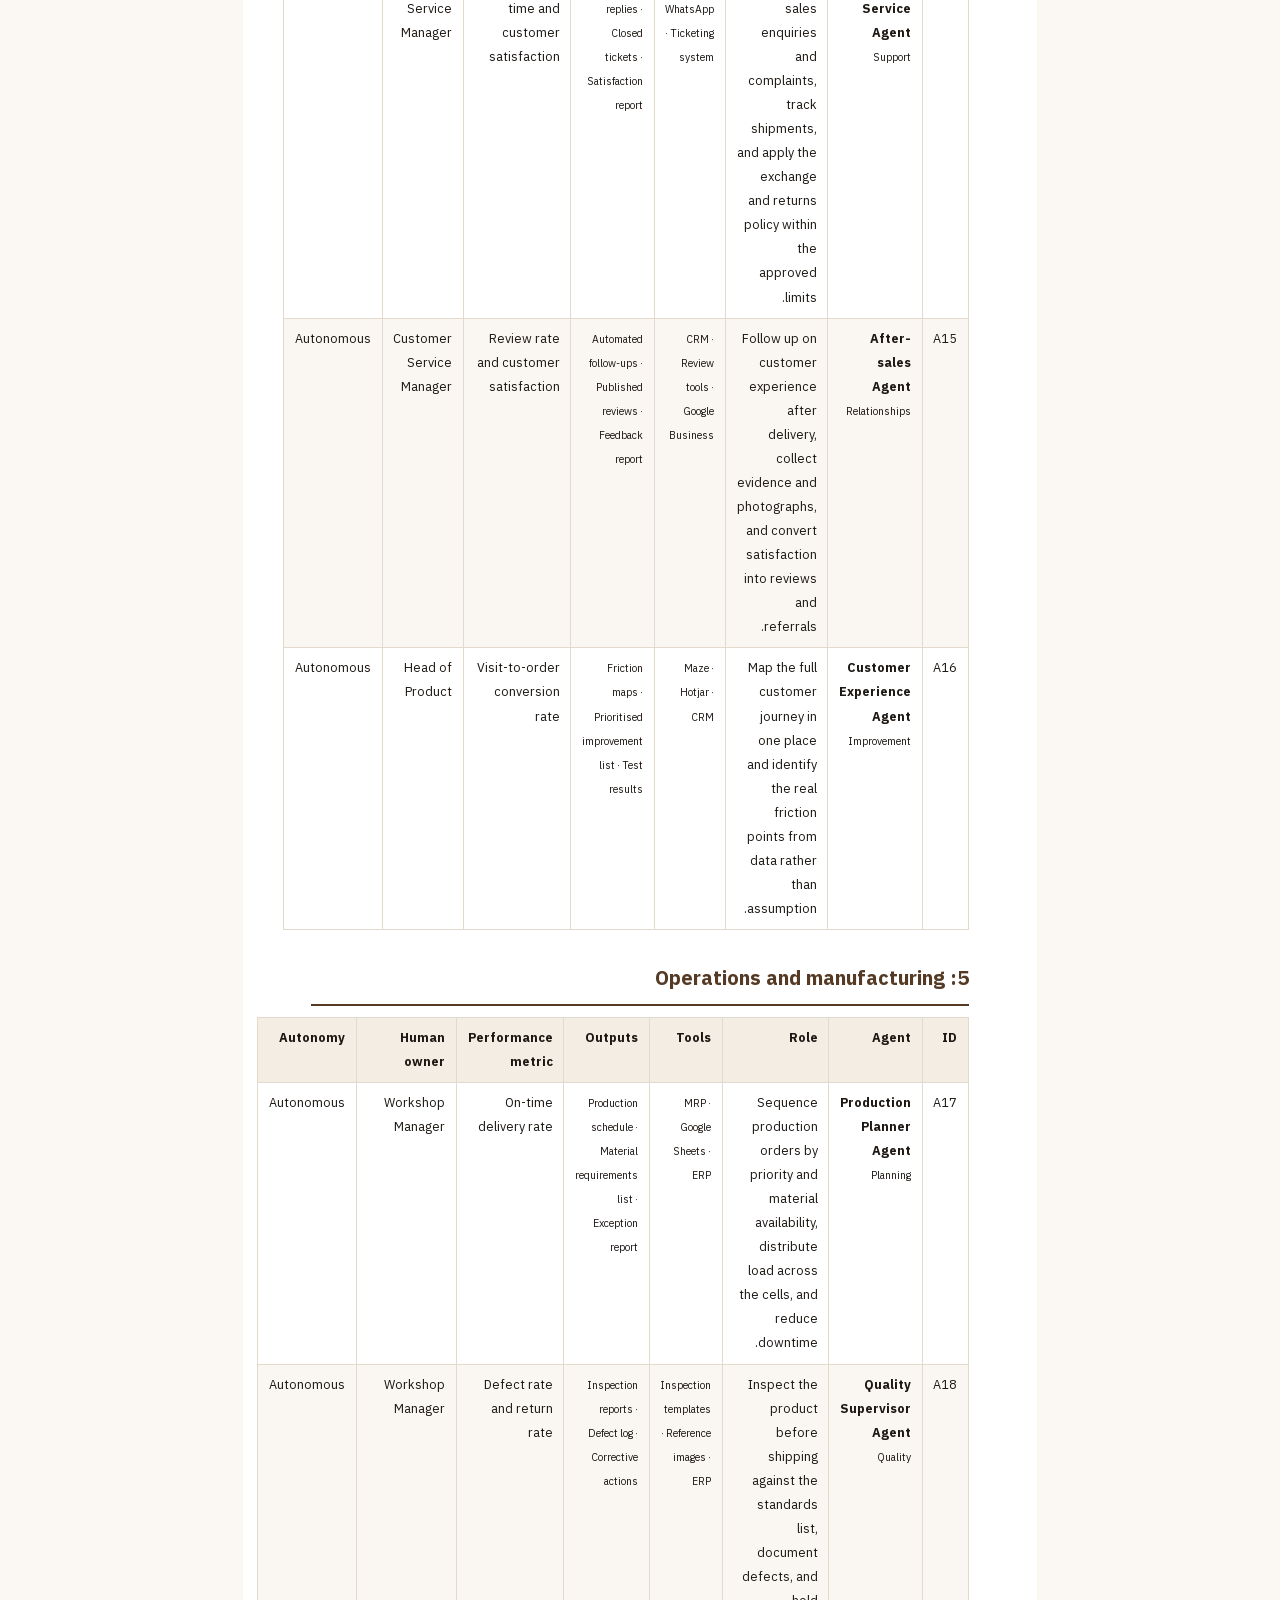
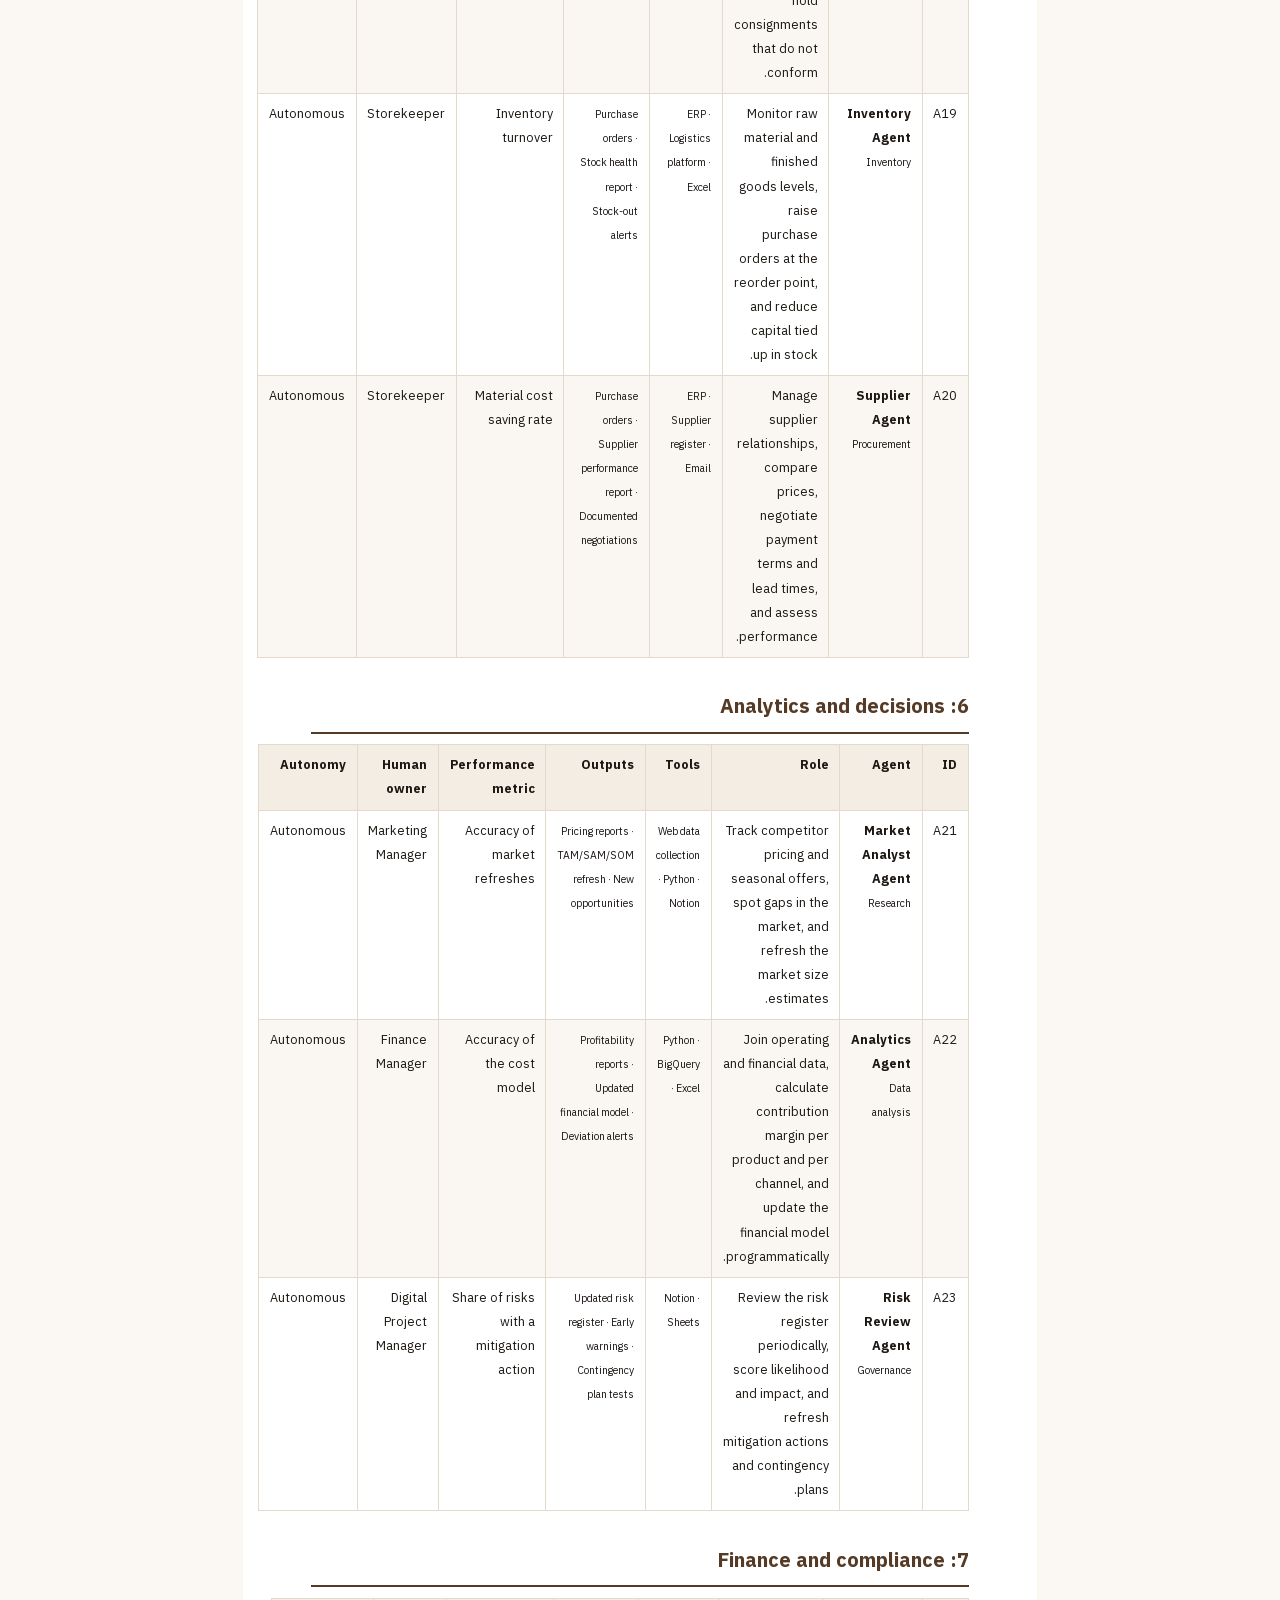
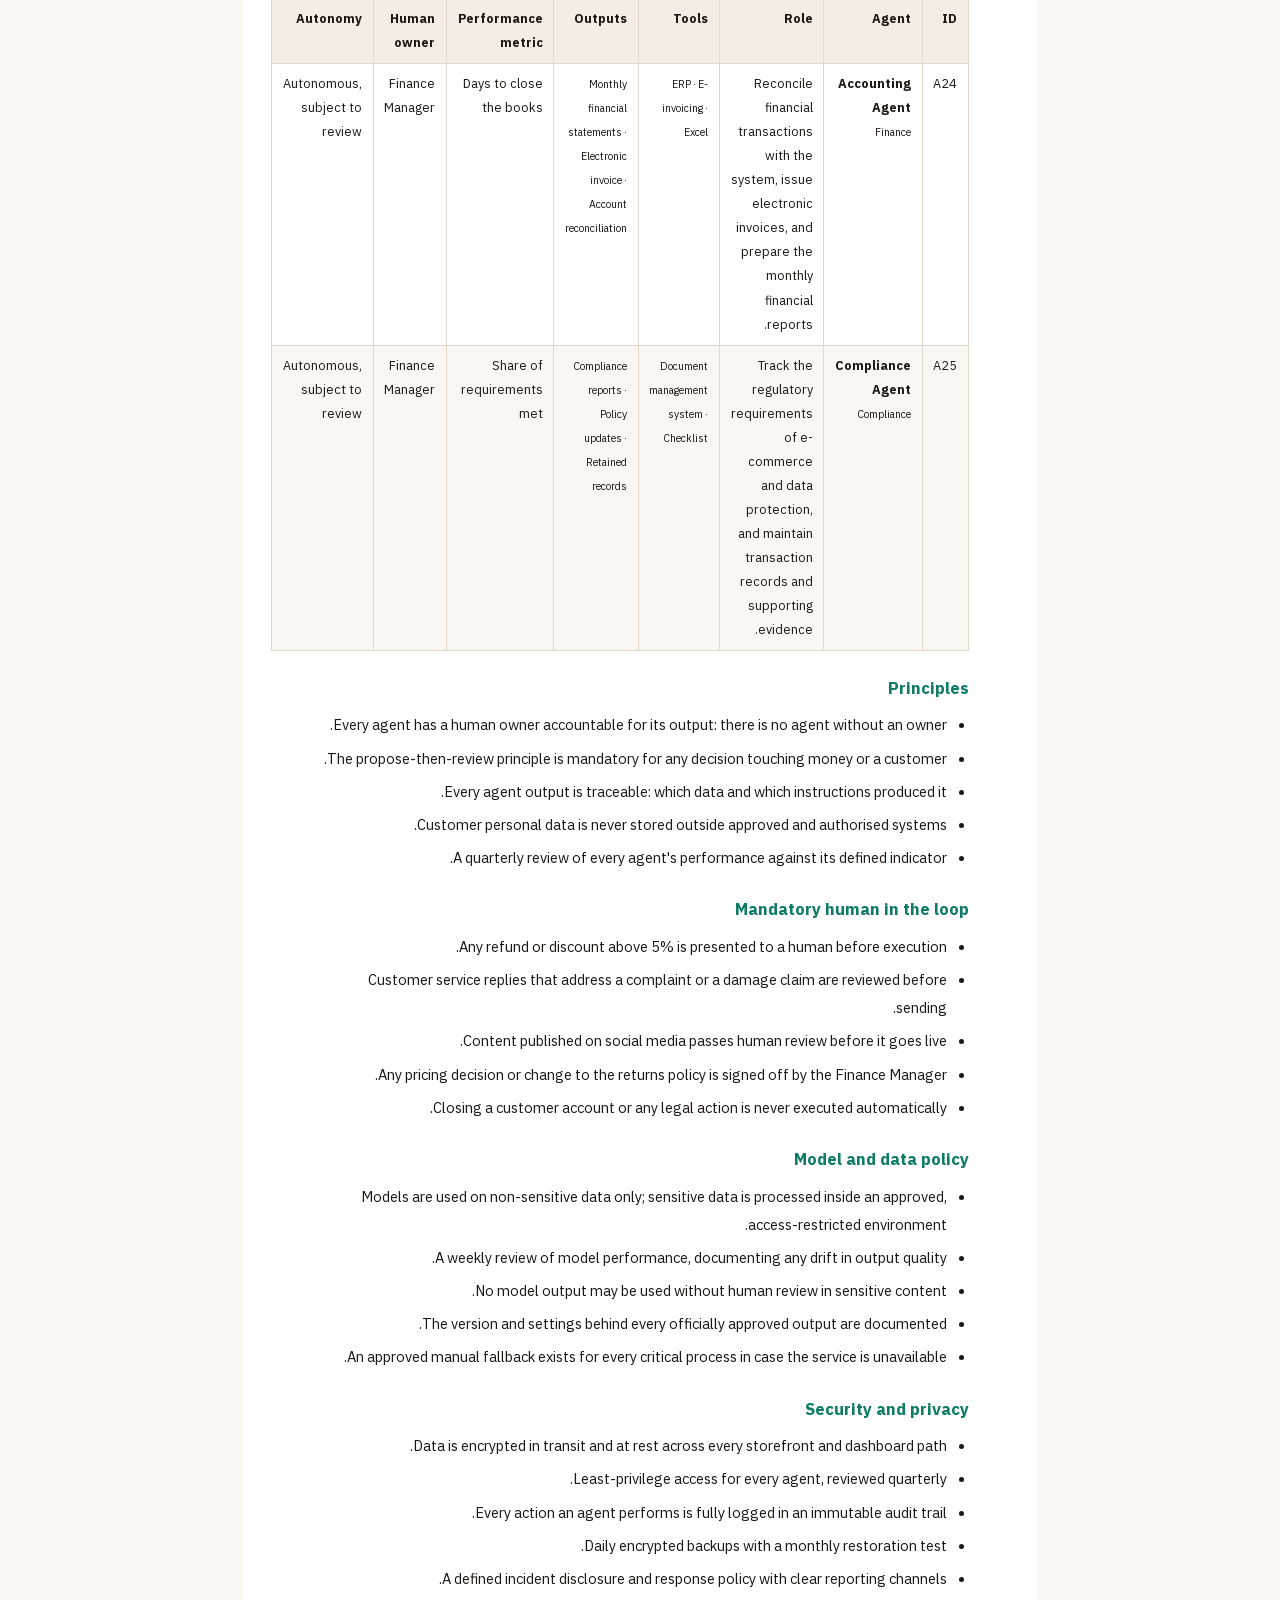
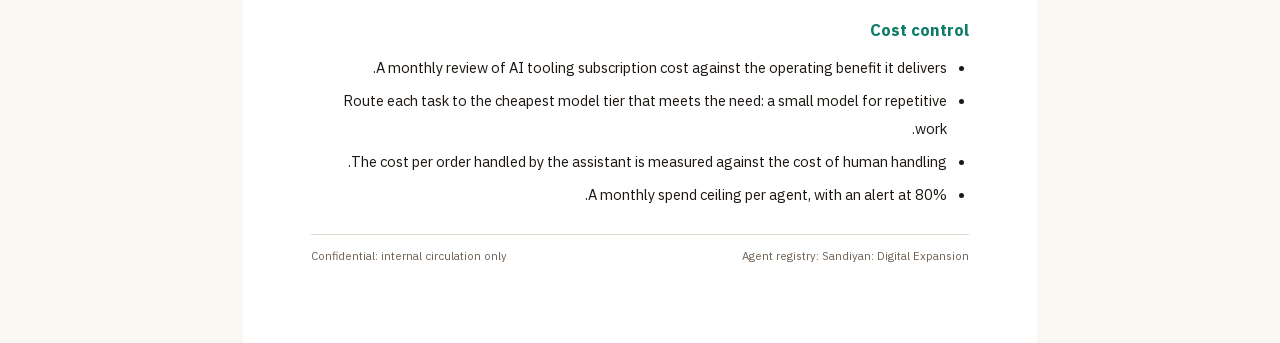
<file: out/en/02-agent-registry.html>
<!DOCTYPE html>
<html lang="ar" dir="rtl">
<head>
<meta charset="utf-8">
<meta name="viewport" content="width=device-width, initial-scale=1">
<title>Agent registry: Sandiyan: Digital Expansion</title>
<link rel="stylesheet" href="../../assets/css/fonts.css">
<style>
:root{--ink:#1c1713;--muted:#6f6257;--line:#e3dacd;--wood:#553b26;--mint:#0e7c66;
--gold:#a8781d;--paper:#fbf8f3;--surface:#fff;--danger:#b3261e}
*{box-sizing:border-box}
body{margin:0;background:var(--paper);color:var(--ink);
font-family:"IBM Plex Sans Arabic","IBM Plex Sans Latin","Tajawal","Noto Sans Arabic","Geeza Pro",system-ui,sans-serif;
font-size:11pt;line-height:1.9;letter-spacing:0}
.page{max-width:210mm;min-height:297mm;margin:0 auto;padding:20mm 18mm;background:#fff}
h1{font-size:22pt;line-height:1.35;margin:0 0 6pt;color:var(--wood)}
h2{font-size:15pt;margin:22pt 0 8pt;padding-bottom:5pt;border-bottom:1.5pt solid var(--wood);color:var(--wood)}
h3{font-size:12.5pt;margin:16pt 0 6pt;color:var(--mint)}
p{margin:0 0 8pt}
ul,ol{margin:0 0 10pt;padding-inline-start:1.5em}
li{margin-bottom:4pt}
table{width:100%;border-collapse:collapse;margin:0 0 12pt;font-size:9.5pt}
th,td{border:1px solid var(--line);padding:6pt 8pt;text-align:right;vertical-align:top}
thead th{background:#f3ede4;font-weight:700}
tbody tr:nth-child(even){background:#faf7f2}
.num{direction:rtl;text-align:right;white-space:nowrap;font-variant-numeric:tabular-nums}
.cover{background:linear-gradient(155deg,#241a12,#553b26);color:#f6efe6;border-radius:8pt;
padding:26pt;margin-bottom:16pt;min-height:150mm;display:flex;flex-direction:column;justify-content:space-between}
.cover h1{color:#fff;font-size:26pt}
.cover .badge{display:inline-block;border:1px solid rgba(255,255,255,.3);border-radius:99pt;
padding:4pt 12pt;font-size:9pt}
.cover dl{display:grid;grid-template-columns:repeat(3,1fr);gap:8pt 14pt;margin:0;
border-top:1px solid rgba(255,255,255,.25);padding-top:12pt}
.cover dt{font-size:8pt;color:rgba(246,239,230,.6)}
.cover dd{margin:0;font-size:10pt;font-weight:700;color:#fff}
.kpis{display:grid;grid-template-columns:repeat(4,1fr);gap:8pt;margin:0 0 14pt}
.kpi{border:1px solid var(--line);border-radius:6pt;padding:8pt 10pt;background:#fff}
.kpi .l{font-size:8.5pt;color:var(--muted)}
.kpi .v{font-size:14pt;font-weight:700;color:var(--mint)}
.callout{border:1px solid var(--line);border-inline-start:3pt solid var(--gold);
background:#fbf6e9;border-radius:5pt;padding:9pt 12pt;margin:0 0 12pt}
.callout b{color:var(--gold)}
.foot{margin-top:18pt;padding-top:8pt;border-top:1px solid var(--line);
font-size:8.5pt;color:var(--muted);display:flex;justify-content:space-between}
code{font-family:"IBM Plex Mono",ui-monospace,Menlo,monospace;font-size:9pt;
direction:ltr;unicode-bidi:isolate;background:#f3ede4;padding:1pt 4pt;border-radius:3pt}
@media print{body{background:#fff}.page{padding:0;min-height:auto;max-width:none}
h2{page-break-after:avoid}table{page-break-inside:auto}tr{page-break-inside:avoid}
thead{display:table-header-group}.cover{-webkit-print-color-adjust:exact;print-color-adjust:exact}}
</style>
</head>
<body>
<div class="page">
<h1>Agent registry: Sandiyan: Digital Expansion</h1><p>Each agent: a defined mission, tools, outputs, a performance indicator, a human owner and an escalation trigger.</p><h2>1: Leadership and coordination</h2><table><thead><tr><th>ID</th><th>Agent</th><th>Role</th><th>Tools</th><th>Outputs</th><th>Performance metric</th><th>Human owner</th><th>Autonomy</th></tr></thead><tbody><tr><td class='num'>A01</td><td><b>Project Manager Agent</b><br><small>Coordination</small></td><td>Break the commercial objective into executable tasks, keep every agent on its own task, manage dependencies between them, and issue a daily report to the owner.</td><td><small>Linear · Notion · Slack · Gmail</small></td><td><small>Project status board · Daily report · Risk register</small></td><td>Share of tasks completed on schedule</td><td>Digital Project Manager</td><td>Autonomous</td></tr><tr><td class='num'>A02</td><td><b>Operations Manager Agent</b><br><small>Operational coordination</small></td><td>Match incoming orders against the workshop&#x27;s real production capacity, manage the production queue, and alert the execution team when capacity is exceeded.</td><td><small>Workshop · Airtable · Internal record</small></td><td><small>Daily production schedule · Capacity breach alerts · Production report</small></td><td>On-time delivery rate</td><td>Workshop Manager</td><td>Autonomous</td></tr></tbody></table><h2>2: Engineering and development</h2><table><thead><tr><th>ID</th><th>Agent</th><th>Role</th><th>Tools</th><th>Outputs</th><th>Performance metric</th><th>Human owner</th><th>Autonomy</th></tr></thead><tbody><tr><td class='num'>A03</td><td><b>Platform Engineer Agent</b><br><small>Software development</small></td><td>Build and maintain the online store and the order management system, ship releases, and monitor technical performance and security.</td><td><small>Git · CI/CD · Cloud · PostgreSQL</small></td><td><small>Platform releases · Technical performance reports · Security fixes</small></td><td>Mean time to resolve a detected defect (MTTR)</td><td>Head of Engineering</td><td>Autonomous</td></tr><tr><td class='num'>A04</td><td><b>User Experience Agent</b><br><small>Design</small></td><td>Improve the buying journey inside the store using session recordings and conversion rates, reducing friction between product selection and payment.</td><td><small>Figma · Hotjar · A/B Testing</small></td><td><small>Prototypes · A/B tests · Optimisation recommendations</small></td><td>Cart completion rate</td><td>Head of Product</td><td>Autonomous</td></tr><tr><td class='num'>A05</td><td><b>Data Agent</b><br><small>Analytics</small></td><td>Build the unified data warehouse, configure tracking events, and publish weekly performance dashboards for every team.</td><td><small>Python · dbt · BigQuery · Looker</small></td><td><small>Data warehouse · Performance dashboards · Data quality reports</small></td><td>Tracking event coverage</td><td>Head of Data</td><td>Autonomous</td></tr><tr><td class='num'>A06</td><td><b>Cybersecurity Agent</b><br><small>Security</small></td><td>Review permissions and integrations, monitor intrusion attempts, and comply with best practice in protecting customer data.</td><td><small>Vault · Snyk · Cloudflare</small></td><td><small>Security reports · Permission policies · Incident response</small></td><td>Time to close critical vulnerabilities</td><td>Head of Engineering</td><td>Autonomous</td></tr><tr><td class='num'>A07</td><td><b>Integration Agent</b><br><small>Systems integration</small></td><td>Connect the payment gateway, carriers and the accounting system to the order management system, and keep stock synchronised between the platform and the workshop.</td><td><small>Webhooks · Zapier · ERP</small></td><td><small>Working integrations · Daily sync reports · Failure rerouting</small></td><td>Order sync success rate</td><td>Head of Engineering</td><td>Autonomous</td></tr></tbody></table><h2>3: Marketing and content</h2><table><thead><tr><th>ID</th><th>Agent</th><th>Role</th><th>Tools</th><th>Outputs</th><th>Performance metric</th><th>Human owner</th><th>Autonomy</th></tr></thead><tbody><tr><td class='num'>A08</td><td><b>Growth Manager Agent</b><br><small>Growth</small></td><td>Manage the advertising budget by the return of each channel, run experiments, and scale channels whose acquisition cost stays below the target.</td><td><small>Meta Ads · Google Ads · GA4 · Looker</small></td><td><small>Campaign performance reports · Budget allocation plan · Experiment backlog</small></td><td>Customer acquisition cost (CAC)</td><td>Marketing Manager</td><td>Autonomous</td></tr><tr><td class='num'>A09</td><td><b>Content Writer Agent</b><br><small>Writing</small></td><td>Produce original Arabic content that explains the technical differences: material, installation, warranty: and turns operating experience into a search advantage.</td><td><small>CMS · ChatGPT API · Notion</small></td><td><small>Articles · Product guides · Ad copy</small></td><td>Organic sessions driven by content</td><td>Marketing Manager</td><td>Autonomous, subject to review</td></tr><tr><td class='num'>A10</td><td><b>Brand Designer Agent</b><br><small>Design</small></td><td>Protect brand consistency across every touchpoint and prepare templates and campaign assets ready for publication.</td><td><small>Figma · Photoshop · Canva API</small></td><td><small>Custom templates · Visual assets · Brand usage guide</small></td><td>Share of assets published without modification</td><td>Marketing Manager</td><td>Autonomous, subject to review</td></tr><tr><td class='num'>A11</td><td><b>Conversation Coach Agent</b><br><small>Conversations</small></td><td>Answer pre-sales enquiries on WhatsApp and the website, capture lead data, and hand complex cases to a human.</td><td><small>WhatsApp API · Training knowledge base · CRM</small></td><td><small>Instant replies · Lead qualification · FAQ report</small></td><td>First response time and conversation-to-order conversion</td><td>Customer Service Manager</td><td>Autonomous</td></tr><tr><td class='num'>A12</td><td><b>Social Media Agent</b><br><small>Publishing</small></td><td>Build the cross-platform publishing calendar, re-surface the best content, and engage the audience at peak hours.</td><td><small>Meta Suite · LinkedIn · Buffer</small></td><td><small>Scheduled posts · Engagement reports · Content calendar</small></td><td>Engagement rate and follower growth</td><td>Marketing Manager</td><td>Autonomous</td></tr><tr><td class='num'>A13</td><td><b>Campaign Analyst Agent</b><br><small>Advertising measurement</small></td><td>Break each campaign&#x27;s performance down into real causes, identify the most efficient segments and content, and feed the growth manager actionable recommendations.</td><td><small>GA4 · BigQuery · Looker · Python</small></td><td><small>Campaign reports · Target segment lists · Attribution recommendations</small></td><td>Attribution model accuracy</td><td>Marketing Manager</td><td>Autonomous</td></tr></tbody></table><h2>4: Customer service</h2><table><thead><tr><th>ID</th><th>Agent</th><th>Role</th><th>Tools</th><th>Outputs</th><th>Performance metric</th><th>Human owner</th><th>Autonomy</th></tr></thead><tbody><tr><td class='num'>A14</td><td><b>Customer Service Agent</b><br><small>Support</small></td><td>Handle after-sales enquiries and complaints, track shipments, and apply the exchange and returns policy within the approved limits.</td><td><small>CRM · WhatsApp · Ticketing system</small></td><td><small>Documented replies · Closed tickets · Satisfaction report</small></td><td>Resolution time and customer satisfaction</td><td>Customer Service Manager</td><td>Autonomous</td></tr><tr><td class='num'>A15</td><td><b>After-sales Agent</b><br><small>Relationships</small></td><td>Follow up on customer experience after delivery, collect evidence and photographs, and convert satisfaction into reviews and referrals.</td><td><small>CRM · Review tools · Google Business</small></td><td><small>Automated follow-ups · Published reviews · Feedback report</small></td><td>Review rate and customer satisfaction</td><td>Customer Service Manager</td><td>Autonomous</td></tr><tr><td class='num'>A16</td><td><b>Customer Experience Agent</b><br><small>Improvement</small></td><td>Map the full customer journey in one place and identify the real friction points from data rather than assumption.</td><td><small>Maze · Hotjar · CRM</small></td><td><small>Friction maps · Prioritised improvement list · Test results</small></td><td>Visit-to-order conversion rate</td><td>Head of Product</td><td>Autonomous</td></tr></tbody></table><h2>5: Operations and manufacturing</h2><table><thead><tr><th>ID</th><th>Agent</th><th>Role</th><th>Tools</th><th>Outputs</th><th>Performance metric</th><th>Human owner</th><th>Autonomy</th></tr></thead><tbody><tr><td class='num'>A17</td><td><b>Production Planner Agent</b><br><small>Planning</small></td><td>Sequence production orders by priority and material availability, distribute load across the cells, and reduce downtime.</td><td><small>MRP · Google Sheets · ERP</small></td><td><small>Production schedule · Material requirements list · Exception report</small></td><td>On-time delivery rate</td><td>Workshop Manager</td><td>Autonomous</td></tr><tr><td class='num'>A18</td><td><b>Quality Supervisor Agent</b><br><small>Quality</small></td><td>Inspect the product before shipping against the standards list, document defects, and hold consignments that do not conform.</td><td><small>Inspection templates · Reference images · ERP</small></td><td><small>Inspection reports · Defect log · Corrective actions</small></td><td>Defect rate and return rate</td><td>Workshop Manager</td><td>Autonomous</td></tr><tr><td class='num'>A19</td><td><b>Inventory Agent</b><br><small>Inventory</small></td><td>Monitor raw material and finished goods levels, raise purchase orders at the reorder point, and reduce capital tied up in stock.</td><td><small>ERP · Logistics platform · Excel</small></td><td><small>Purchase orders · Stock health report · Stock-out alerts</small></td><td>Inventory turnover</td><td>Storekeeper</td><td>Autonomous</td></tr><tr><td class='num'>A20</td><td><b>Supplier Agent</b><br><small>Procurement</small></td><td>Manage supplier relationships, compare prices, negotiate payment terms and lead times, and assess performance.</td><td><small>ERP · Supplier register · Email</small></td><td><small>Purchase orders · Supplier performance report · Documented negotiations</small></td><td>Material cost saving rate</td><td>Storekeeper</td><td>Autonomous</td></tr></tbody></table><h2>6: Analytics and decisions</h2><table><thead><tr><th>ID</th><th>Agent</th><th>Role</th><th>Tools</th><th>Outputs</th><th>Performance metric</th><th>Human owner</th><th>Autonomy</th></tr></thead><tbody><tr><td class='num'>A21</td><td><b>Market Analyst Agent</b><br><small>Research</small></td><td>Track competitor pricing and seasonal offers, spot gaps in the market, and refresh the market size estimates.</td><td><small>Web data collection · Python · Notion</small></td><td><small>Pricing reports · TAM/SAM/SOM refresh · New opportunities</small></td><td>Accuracy of market refreshes</td><td>Marketing Manager</td><td>Autonomous</td></tr><tr><td class='num'>A22</td><td><b>Analytics Agent</b><br><small>Data analysis</small></td><td>Join operating and financial data, calculate contribution margin per product and per channel, and update the financial model programmatically.</td><td><small>Python · BigQuery · Excel</small></td><td><small>Profitability reports · Updated financial model · Deviation alerts</small></td><td>Accuracy of the cost model</td><td>Finance Manager</td><td>Autonomous</td></tr><tr><td class='num'>A23</td><td><b>Risk Review Agent</b><br><small>Governance</small></td><td>Review the risk register periodically, score likelihood and impact, and refresh mitigation actions and contingency plans.</td><td><small>Notion · Sheets</small></td><td><small>Updated risk register · Early warnings · Contingency plan tests</small></td><td>Share of risks with a mitigation action</td><td>Digital Project Manager</td><td>Autonomous</td></tr></tbody></table><h2>7: Finance and compliance</h2><table><thead><tr><th>ID</th><th>Agent</th><th>Role</th><th>Tools</th><th>Outputs</th><th>Performance metric</th><th>Human owner</th><th>Autonomy</th></tr></thead><tbody><tr><td class='num'>A24</td><td><b>Accounting Agent</b><br><small>Finance</small></td><td>Reconcile financial transactions with the system, issue electronic invoices, and prepare the monthly financial reports.</td><td><small>ERP · E-invoicing · Excel</small></td><td><small>Monthly financial statements · Electronic invoice · Account reconciliation</small></td><td>Days to close the books</td><td>Finance Manager</td><td>Autonomous, subject to review</td></tr><tr><td class='num'>A25</td><td><b>Compliance Agent</b><br><small>Compliance</small></td><td>Track the regulatory requirements of e-commerce and data protection, and maintain transaction records and supporting evidence.</td><td><small>Document management system · Checklist</small></td><td><small>Compliance reports · Policy updates · Retained records</small></td><td>Share of requirements met</td><td>Finance Manager</td><td>Autonomous, subject to review</td></tr></tbody></table><h3>Principles</h3><ul><li>Every agent has a human owner accountable for its output: there is no agent without an owner.</li><li>The propose-then-review principle is mandatory for any decision touching money or a customer.</li><li>Every agent output is traceable: which data and which instructions produced it.</li><li>Customer personal data is never stored outside approved and authorised systems.</li><li>A quarterly review of every agent&#x27;s performance against its defined indicator.</li></ul><h3>Mandatory human in the loop</h3><ul><li>Any refund or discount above 5% is presented to a human before execution.</li><li>Customer service replies that address a complaint or a damage claim are reviewed before sending.</li><li>Content published on social media passes human review before it goes live.</li><li>Any pricing decision or change to the returns policy is signed off by the Finance Manager.</li><li>Closing a customer account or any legal action is never executed automatically.</li></ul><h3>Model and data policy</h3><ul><li>Models are used on non-sensitive data only; sensitive data is processed inside an approved, access-restricted environment.</li><li>A weekly review of model performance, documenting any drift in output quality.</li><li>No model output may be used without human review in sensitive content.</li><li>The version and settings behind every officially approved output are documented.</li><li>An approved manual fallback exists for every critical process in case the service is unavailable.</li></ul><h3>Security and privacy</h3><ul><li>Data is encrypted in transit and at rest across every storefront and dashboard path.</li><li>Least-privilege access for every agent, reviewed quarterly.</li><li>Every action an agent performs is fully logged in an immutable audit trail.</li><li>Daily encrypted backups with a monthly restoration test.</li><li>A defined incident disclosure and response policy with clear reporting channels.</li></ul><h3>Cost control</h3><ul><li>A monthly review of AI tooling subscription cost against the operating benefit it delivers.</li><li>Route each task to the cheapest model tier that meets the need: a small model for repetitive work.</li><li>The cost per order handled by the assistant is measured against the cost of human handling.</li><li>A monthly spend ceiling per agent, with an alert at 80%.</li></ul>
<div class="foot">
  <span>Agent registry: Sandiyan: Digital Expansion</span>
  <span>Confidential: internal circulation only</span>
</div>
</div>
</body>
</html>
</file>
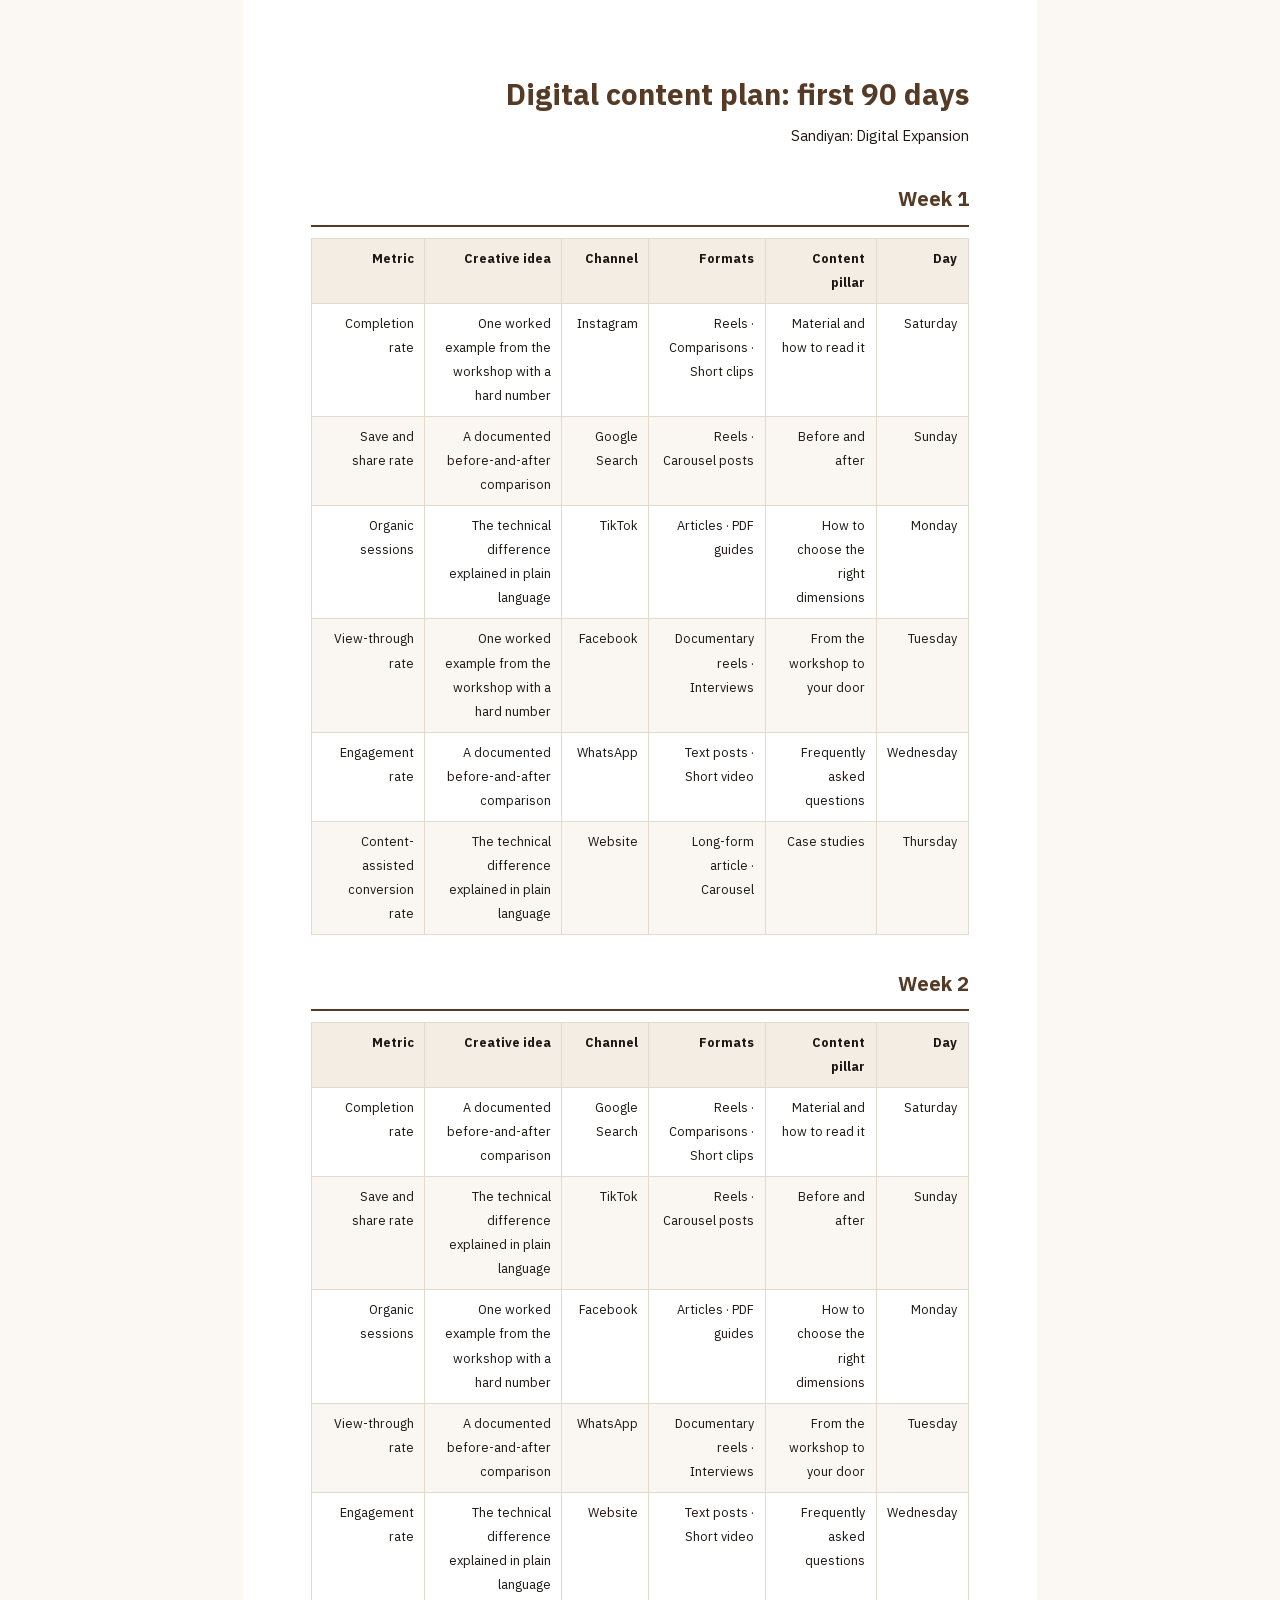
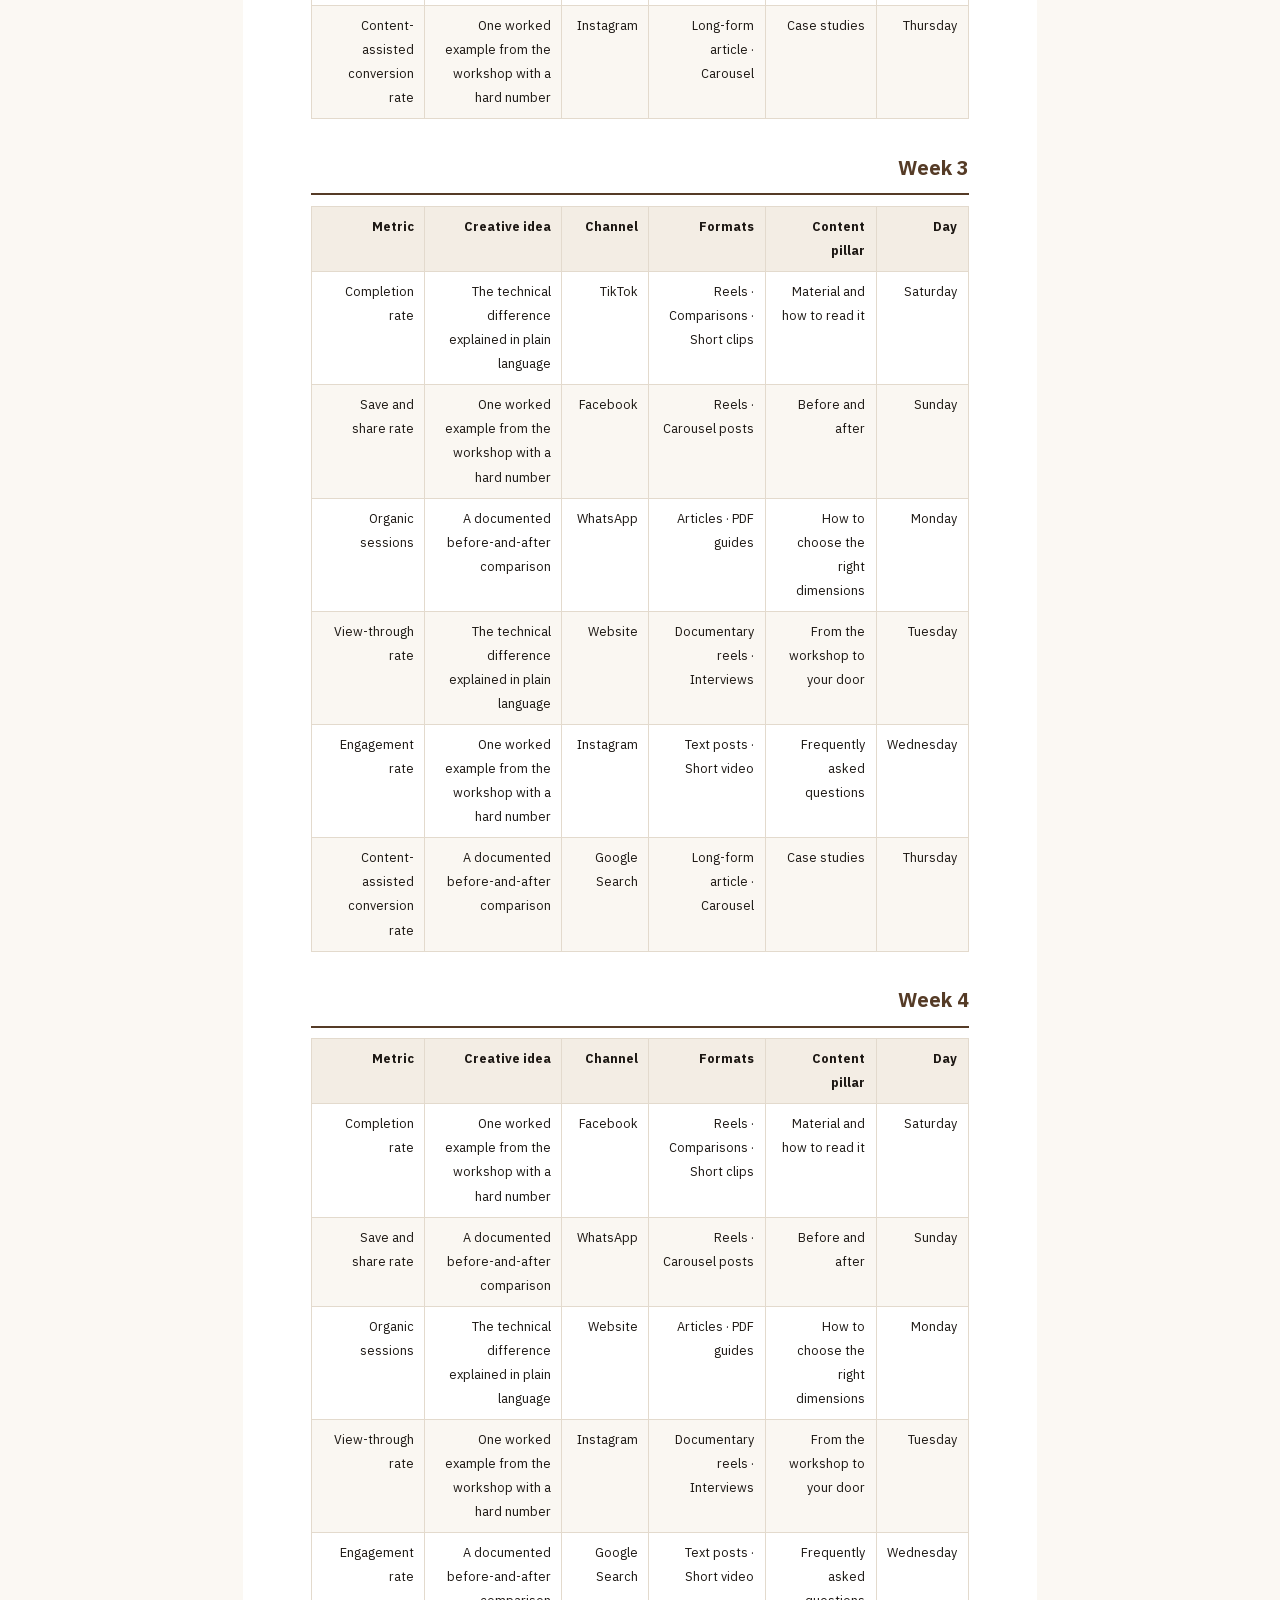
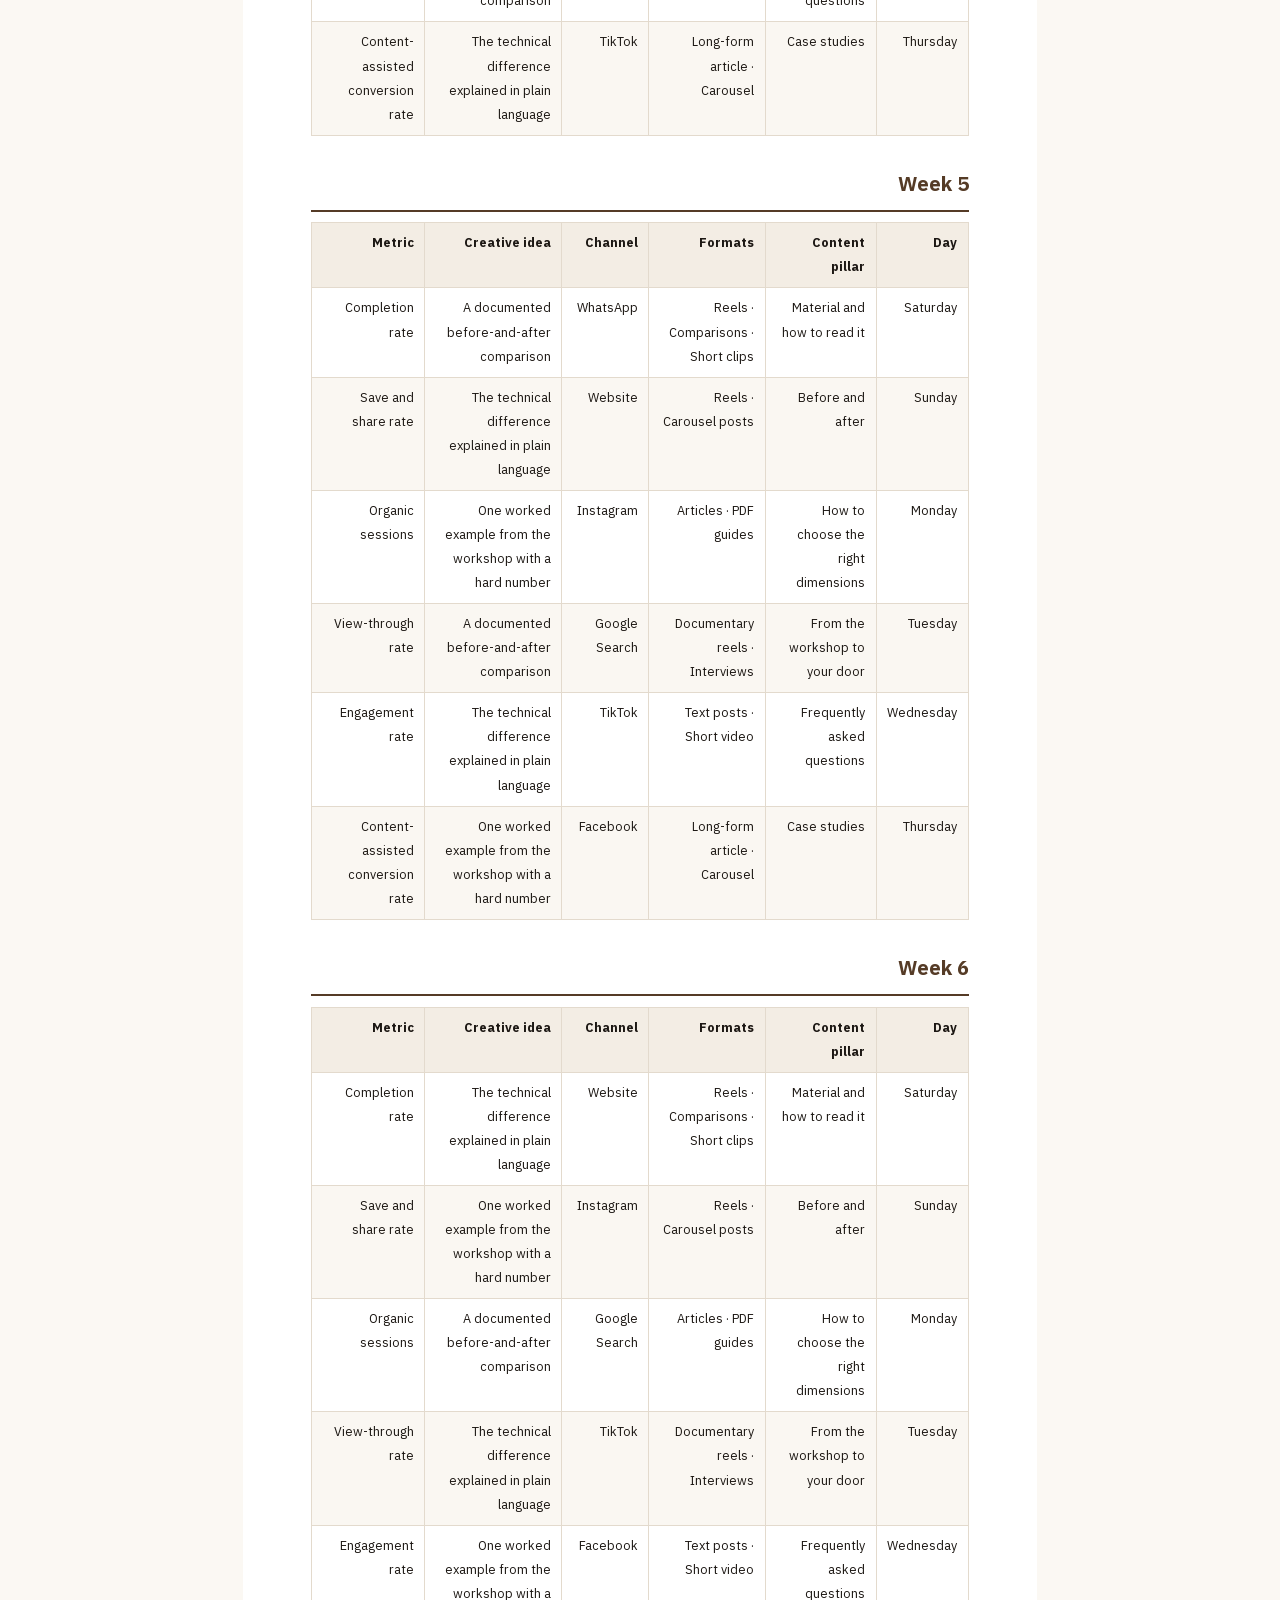
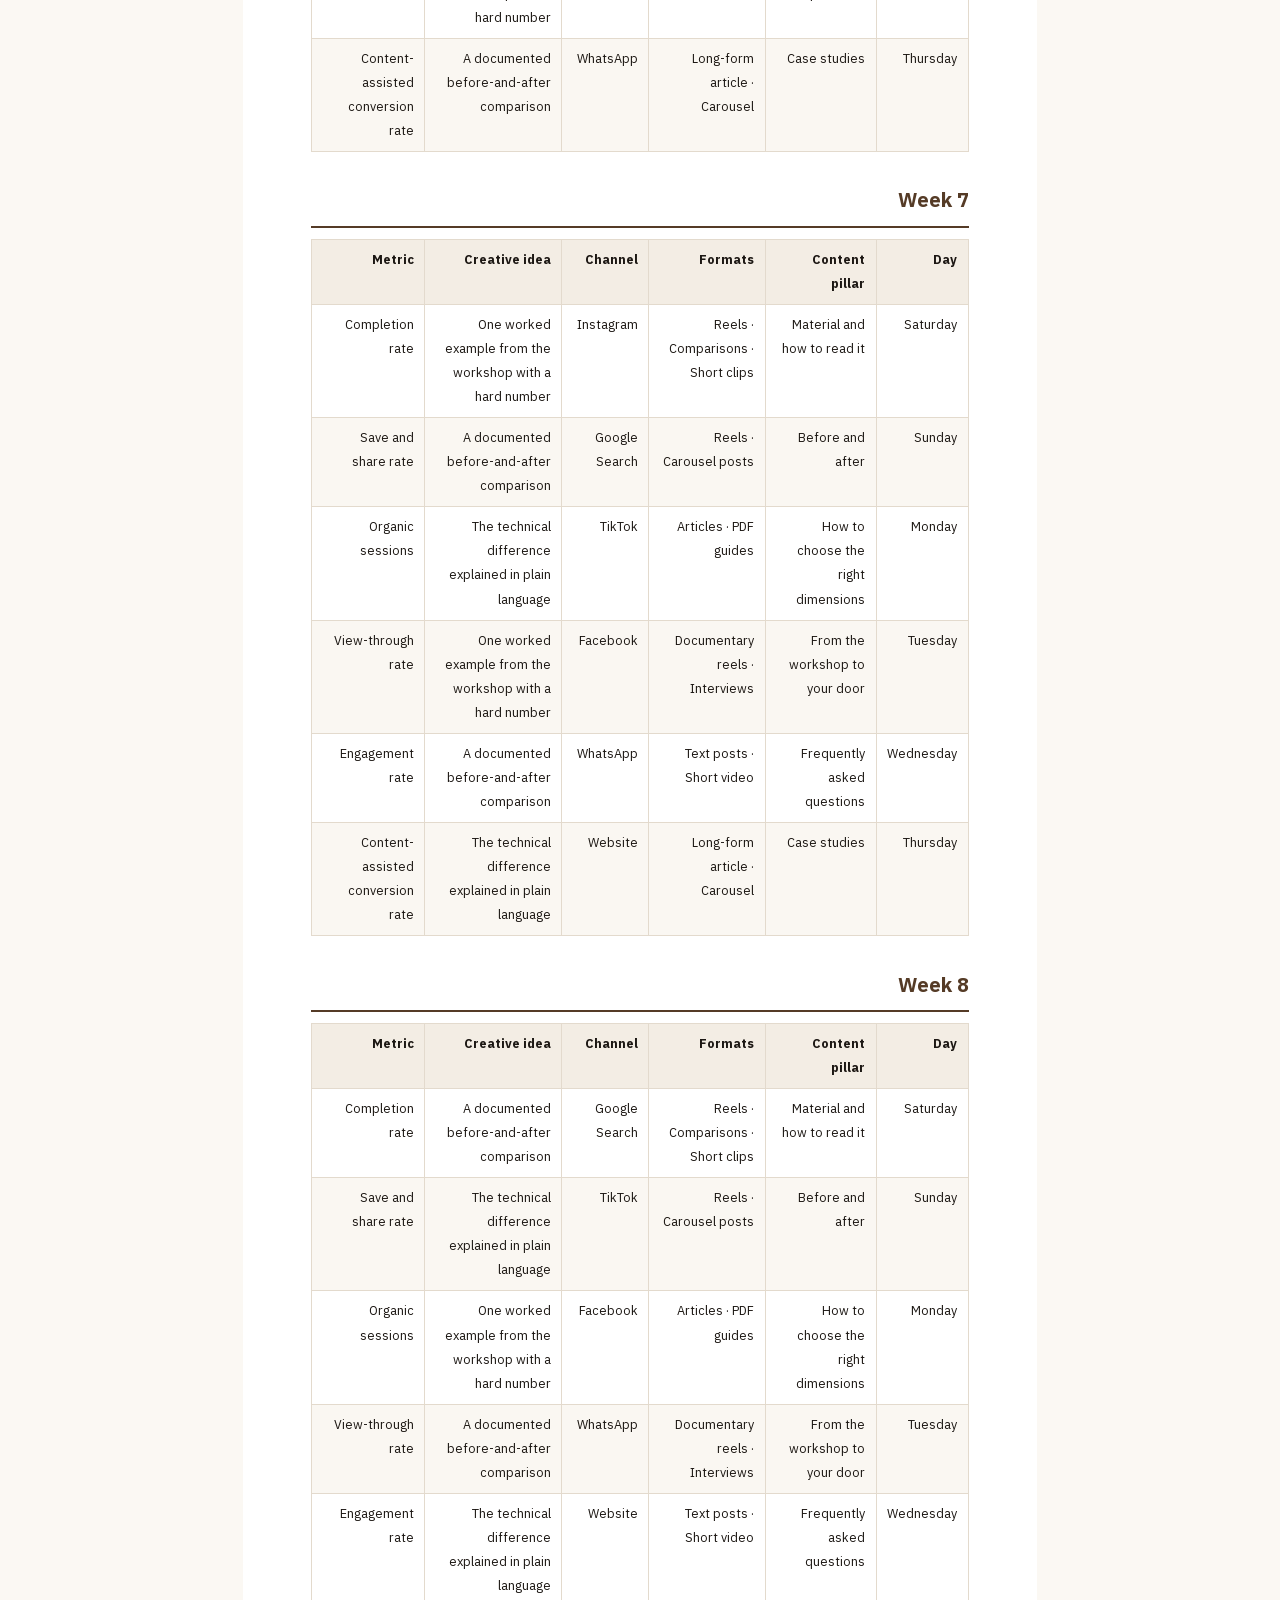
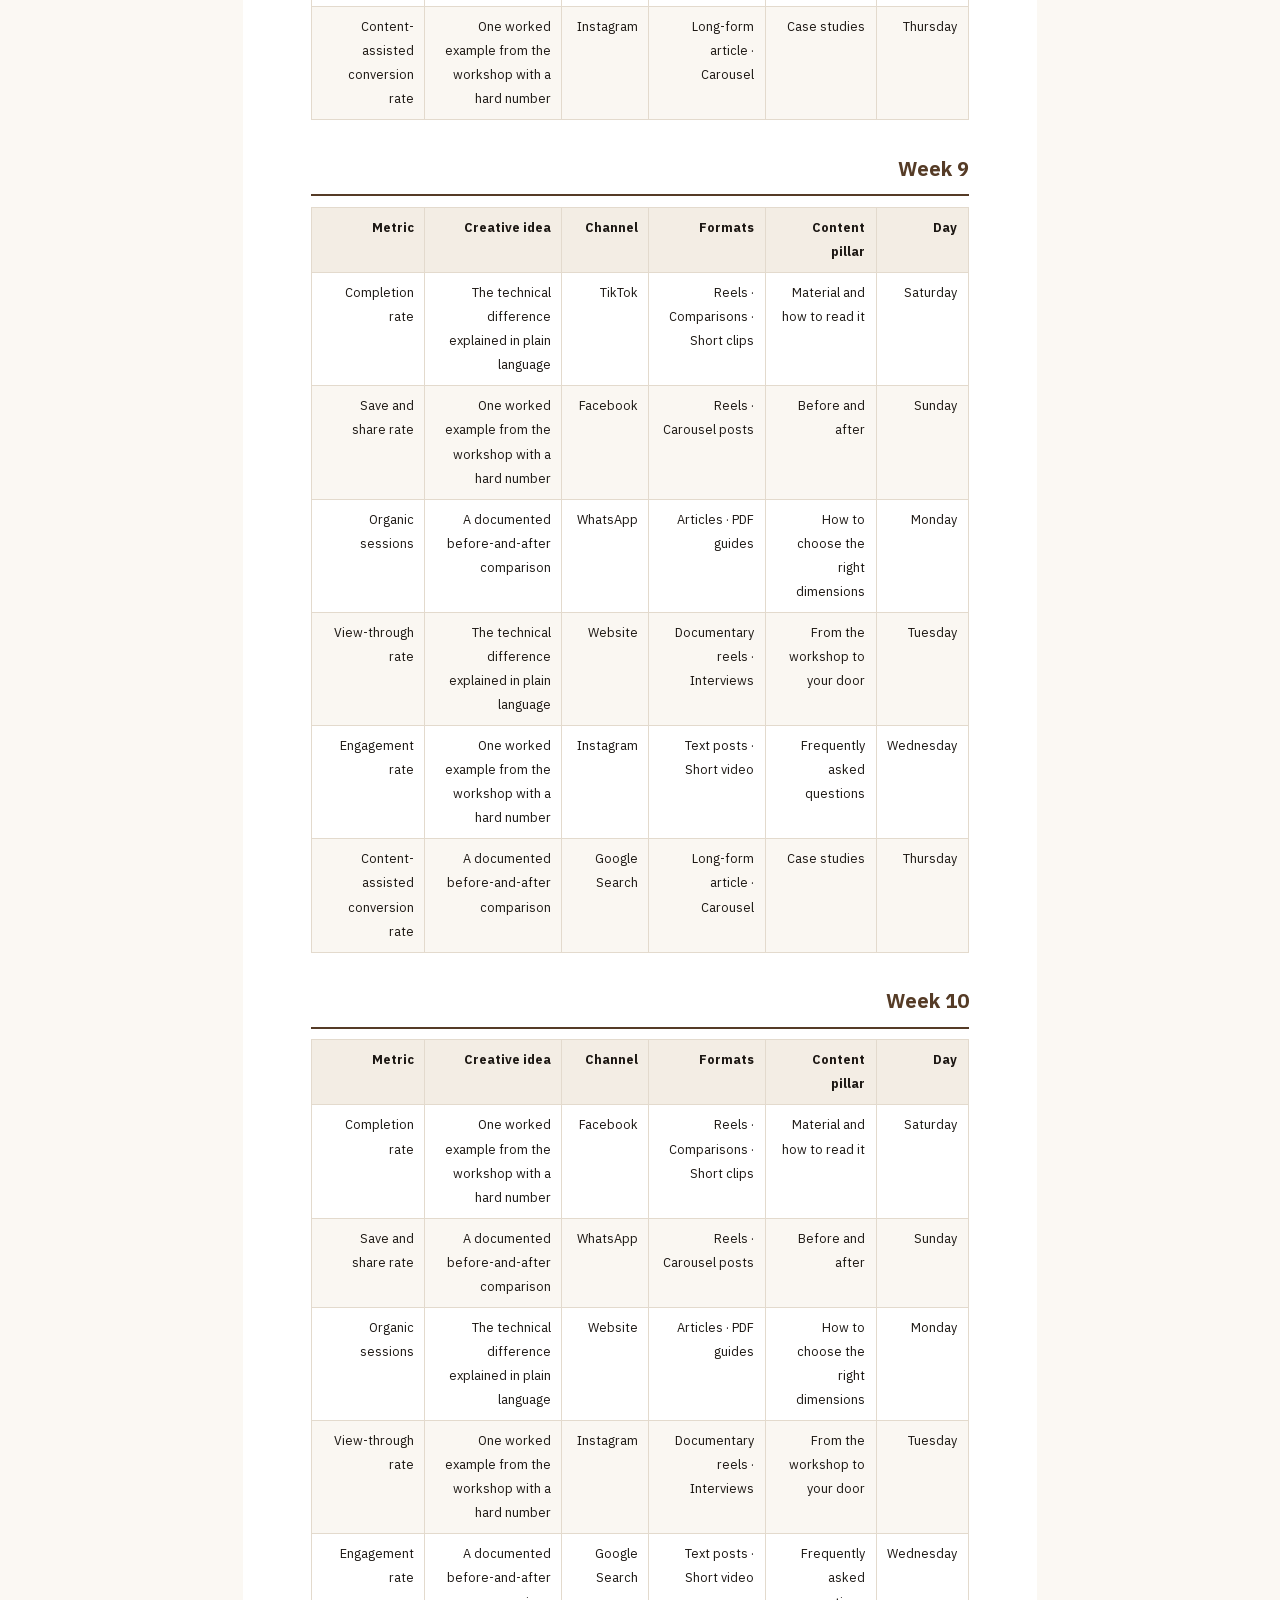
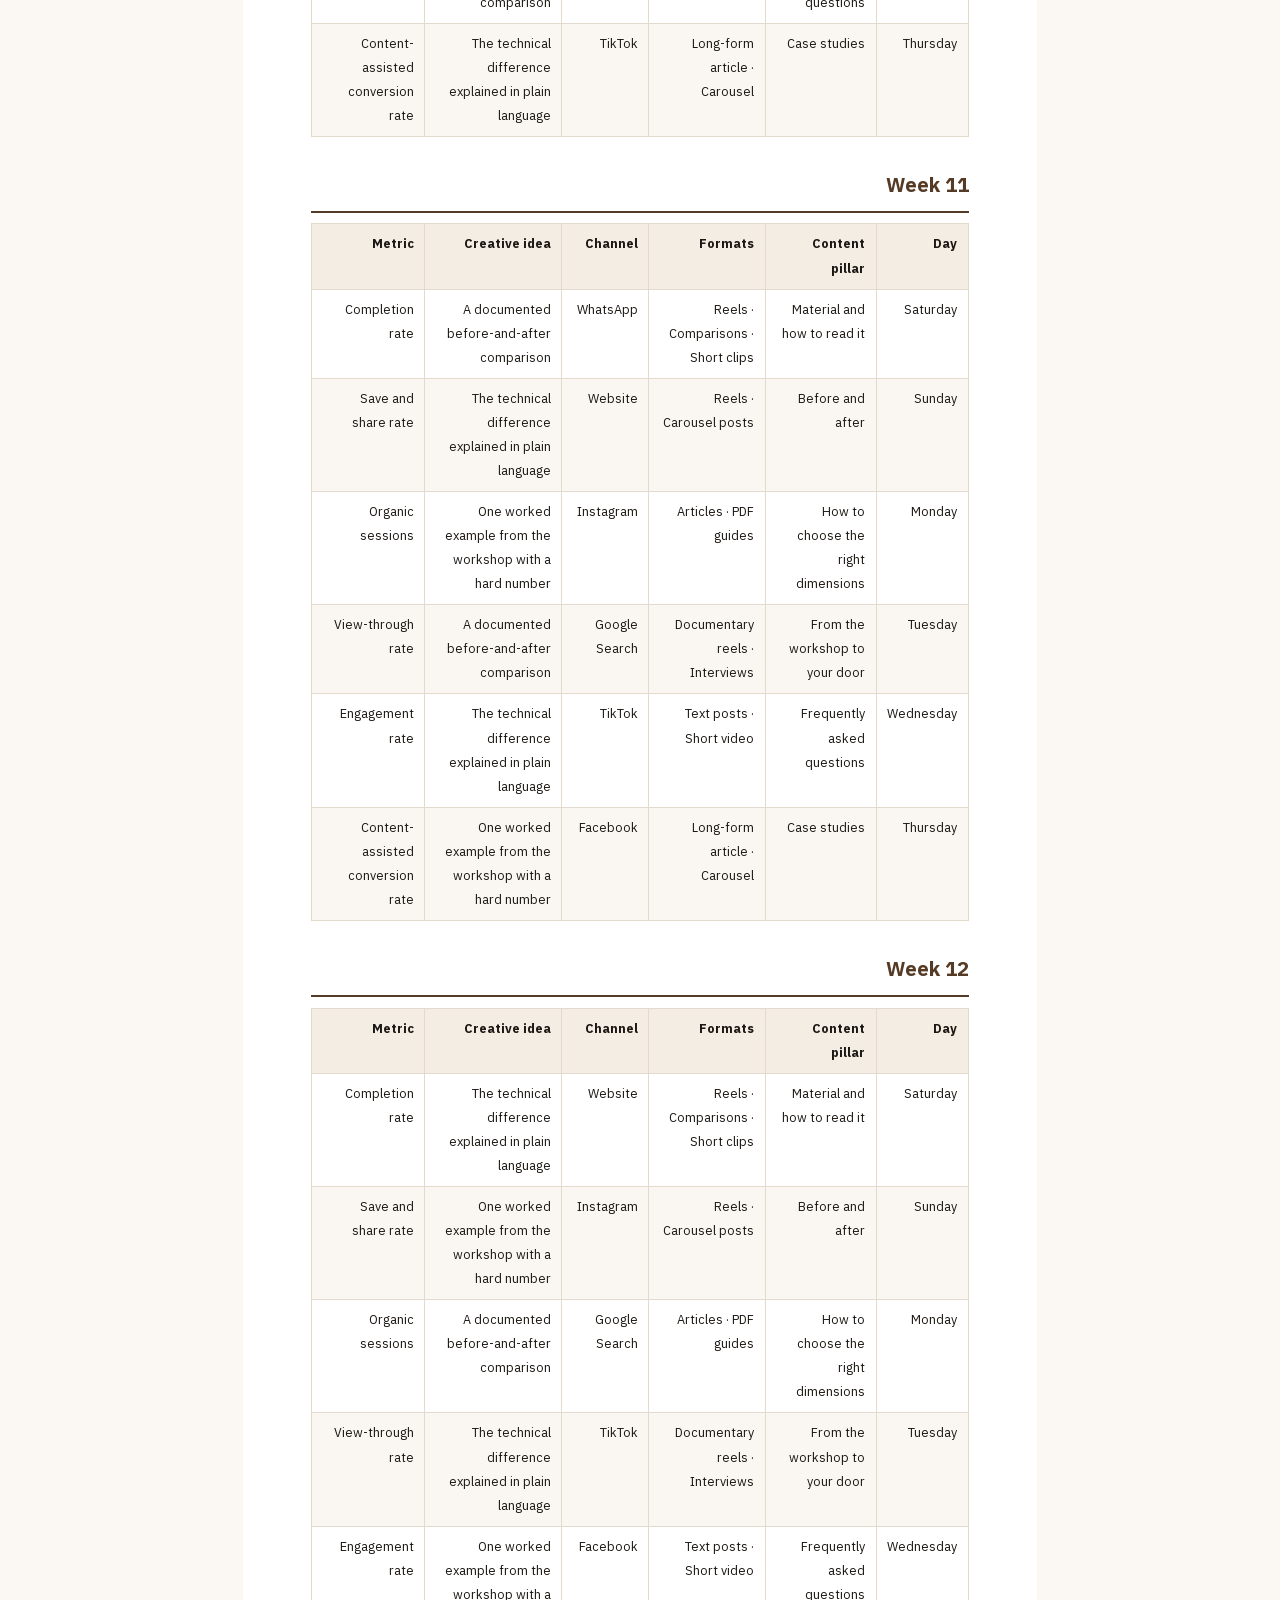
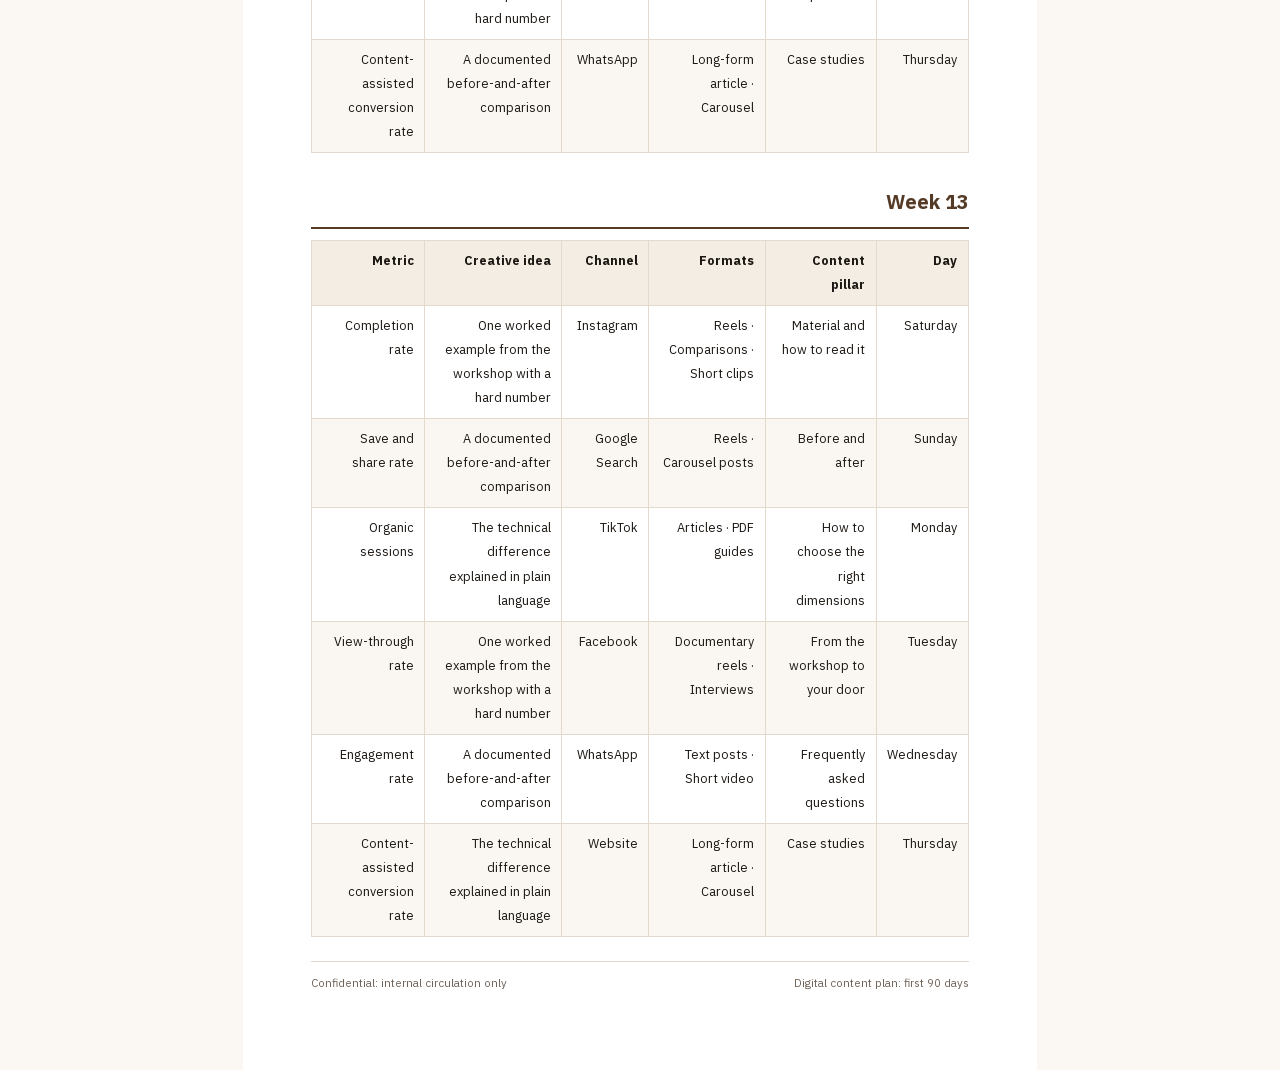
<file: out/en/03-content-plan-90d.html>
<!DOCTYPE html>
<html lang="ar" dir="rtl">
<head>
<meta charset="utf-8">
<meta name="viewport" content="width=device-width, initial-scale=1">
<title>Digital content plan: first 90 days</title>
<link rel="stylesheet" href="../../assets/css/fonts.css">
<style>
:root{--ink:#1c1713;--muted:#6f6257;--line:#e3dacd;--wood:#553b26;--mint:#0e7c66;
--gold:#a8781d;--paper:#fbf8f3;--surface:#fff;--danger:#b3261e}
*{box-sizing:border-box}
body{margin:0;background:var(--paper);color:var(--ink);
font-family:"IBM Plex Sans Arabic","IBM Plex Sans Latin","Tajawal","Noto Sans Arabic","Geeza Pro",system-ui,sans-serif;
font-size:11pt;line-height:1.9;letter-spacing:0}
.page{max-width:210mm;min-height:297mm;margin:0 auto;padding:20mm 18mm;background:#fff}
h1{font-size:22pt;line-height:1.35;margin:0 0 6pt;color:var(--wood)}
h2{font-size:15pt;margin:22pt 0 8pt;padding-bottom:5pt;border-bottom:1.5pt solid var(--wood);color:var(--wood)}
h3{font-size:12.5pt;margin:16pt 0 6pt;color:var(--mint)}
p{margin:0 0 8pt}
ul,ol{margin:0 0 10pt;padding-inline-start:1.5em}
li{margin-bottom:4pt}
table{width:100%;border-collapse:collapse;margin:0 0 12pt;font-size:9.5pt}
th,td{border:1px solid var(--line);padding:6pt 8pt;text-align:right;vertical-align:top}
thead th{background:#f3ede4;font-weight:700}
tbody tr:nth-child(even){background:#faf7f2}
.num{direction:rtl;text-align:right;white-space:nowrap;font-variant-numeric:tabular-nums}
.cover{background:linear-gradient(155deg,#241a12,#553b26);color:#f6efe6;border-radius:8pt;
padding:26pt;margin-bottom:16pt;min-height:150mm;display:flex;flex-direction:column;justify-content:space-between}
.cover h1{color:#fff;font-size:26pt}
.cover .badge{display:inline-block;border:1px solid rgba(255,255,255,.3);border-radius:99pt;
padding:4pt 12pt;font-size:9pt}
.cover dl{display:grid;grid-template-columns:repeat(3,1fr);gap:8pt 14pt;margin:0;
border-top:1px solid rgba(255,255,255,.25);padding-top:12pt}
.cover dt{font-size:8pt;color:rgba(246,239,230,.6)}
.cover dd{margin:0;font-size:10pt;font-weight:700;color:#fff}
.kpis{display:grid;grid-template-columns:repeat(4,1fr);gap:8pt;margin:0 0 14pt}
.kpi{border:1px solid var(--line);border-radius:6pt;padding:8pt 10pt;background:#fff}
.kpi .l{font-size:8.5pt;color:var(--muted)}
.kpi .v{font-size:14pt;font-weight:700;color:var(--mint)}
.callout{border:1px solid var(--line);border-inline-start:3pt solid var(--gold);
background:#fbf6e9;border-radius:5pt;padding:9pt 12pt;margin:0 0 12pt}
.callout b{color:var(--gold)}
.foot{margin-top:18pt;padding-top:8pt;border-top:1px solid var(--line);
font-size:8.5pt;color:var(--muted);display:flex;justify-content:space-between}
code{font-family:"IBM Plex Mono",ui-monospace,Menlo,monospace;font-size:9pt;
direction:ltr;unicode-bidi:isolate;background:#f3ede4;padding:1pt 4pt;border-radius:3pt}
@media print{body{background:#fff}.page{padding:0;min-height:auto;max-width:none}
h2{page-break-after:avoid}table{page-break-inside:auto}tr{page-break-inside:avoid}
thead{display:table-header-group}.cover{-webkit-print-color-adjust:exact;print-color-adjust:exact}}
</style>
</head>
<body>
<div class="page">
<h1>Digital content plan: first 90 days</h1><p>Sandiyan: Digital Expansion</p><h2>Week 1</h2><table><thead><tr><th>Day</th><th>Content pillar</th><th>Formats</th><th>Channel</th><th>Creative idea</th><th>Metric</th></tr></thead><tbody><tr><td>Saturday</td><td>Material and how to read it</td><td>Reels · Comparisons · Short clips</td><td>Instagram</td><td>One worked example from the workshop with a hard number</td><td>Completion rate</td></tr><tr><td>Sunday</td><td>Before and after</td><td>Reels · Carousel posts</td><td>Google Search</td><td>A documented before-and-after comparison</td><td>Save and share rate</td></tr><tr><td>Monday</td><td>How to choose the right dimensions</td><td>Articles · PDF guides</td><td>TikTok</td><td>The technical difference explained in plain language</td><td>Organic sessions</td></tr><tr><td>Tuesday</td><td>From the workshop to your door</td><td>Documentary reels · Interviews</td><td>Facebook</td><td>One worked example from the workshop with a hard number</td><td>View-through rate</td></tr><tr><td>Wednesday</td><td>Frequently asked questions</td><td>Text posts · Short video</td><td>WhatsApp</td><td>A documented before-and-after comparison</td><td>Engagement rate</td></tr><tr><td>Thursday</td><td>Case studies</td><td>Long-form article · Carousel</td><td>Website</td><td>The technical difference explained in plain language</td><td>Content-assisted conversion rate</td></tr></tbody></table><h2>Week 2</h2><table><thead><tr><th>Day</th><th>Content pillar</th><th>Formats</th><th>Channel</th><th>Creative idea</th><th>Metric</th></tr></thead><tbody><tr><td>Saturday</td><td>Material and how to read it</td><td>Reels · Comparisons · Short clips</td><td>Google Search</td><td>A documented before-and-after comparison</td><td>Completion rate</td></tr><tr><td>Sunday</td><td>Before and after</td><td>Reels · Carousel posts</td><td>TikTok</td><td>The technical difference explained in plain language</td><td>Save and share rate</td></tr><tr><td>Monday</td><td>How to choose the right dimensions</td><td>Articles · PDF guides</td><td>Facebook</td><td>One worked example from the workshop with a hard number</td><td>Organic sessions</td></tr><tr><td>Tuesday</td><td>From the workshop to your door</td><td>Documentary reels · Interviews</td><td>WhatsApp</td><td>A documented before-and-after comparison</td><td>View-through rate</td></tr><tr><td>Wednesday</td><td>Frequently asked questions</td><td>Text posts · Short video</td><td>Website</td><td>The technical difference explained in plain language</td><td>Engagement rate</td></tr><tr><td>Thursday</td><td>Case studies</td><td>Long-form article · Carousel</td><td>Instagram</td><td>One worked example from the workshop with a hard number</td><td>Content-assisted conversion rate</td></tr></tbody></table><h2>Week 3</h2><table><thead><tr><th>Day</th><th>Content pillar</th><th>Formats</th><th>Channel</th><th>Creative idea</th><th>Metric</th></tr></thead><tbody><tr><td>Saturday</td><td>Material and how to read it</td><td>Reels · Comparisons · Short clips</td><td>TikTok</td><td>The technical difference explained in plain language</td><td>Completion rate</td></tr><tr><td>Sunday</td><td>Before and after</td><td>Reels · Carousel posts</td><td>Facebook</td><td>One worked example from the workshop with a hard number</td><td>Save and share rate</td></tr><tr><td>Monday</td><td>How to choose the right dimensions</td><td>Articles · PDF guides</td><td>WhatsApp</td><td>A documented before-and-after comparison</td><td>Organic sessions</td></tr><tr><td>Tuesday</td><td>From the workshop to your door</td><td>Documentary reels · Interviews</td><td>Website</td><td>The technical difference explained in plain language</td><td>View-through rate</td></tr><tr><td>Wednesday</td><td>Frequently asked questions</td><td>Text posts · Short video</td><td>Instagram</td><td>One worked example from the workshop with a hard number</td><td>Engagement rate</td></tr><tr><td>Thursday</td><td>Case studies</td><td>Long-form article · Carousel</td><td>Google Search</td><td>A documented before-and-after comparison</td><td>Content-assisted conversion rate</td></tr></tbody></table><h2>Week 4</h2><table><thead><tr><th>Day</th><th>Content pillar</th><th>Formats</th><th>Channel</th><th>Creative idea</th><th>Metric</th></tr></thead><tbody><tr><td>Saturday</td><td>Material and how to read it</td><td>Reels · Comparisons · Short clips</td><td>Facebook</td><td>One worked example from the workshop with a hard number</td><td>Completion rate</td></tr><tr><td>Sunday</td><td>Before and after</td><td>Reels · Carousel posts</td><td>WhatsApp</td><td>A documented before-and-after comparison</td><td>Save and share rate</td></tr><tr><td>Monday</td><td>How to choose the right dimensions</td><td>Articles · PDF guides</td><td>Website</td><td>The technical difference explained in plain language</td><td>Organic sessions</td></tr><tr><td>Tuesday</td><td>From the workshop to your door</td><td>Documentary reels · Interviews</td><td>Instagram</td><td>One worked example from the workshop with a hard number</td><td>View-through rate</td></tr><tr><td>Wednesday</td><td>Frequently asked questions</td><td>Text posts · Short video</td><td>Google Search</td><td>A documented before-and-after comparison</td><td>Engagement rate</td></tr><tr><td>Thursday</td><td>Case studies</td><td>Long-form article · Carousel</td><td>TikTok</td><td>The technical difference explained in plain language</td><td>Content-assisted conversion rate</td></tr></tbody></table><h2>Week 5</h2><table><thead><tr><th>Day</th><th>Content pillar</th><th>Formats</th><th>Channel</th><th>Creative idea</th><th>Metric</th></tr></thead><tbody><tr><td>Saturday</td><td>Material and how to read it</td><td>Reels · Comparisons · Short clips</td><td>WhatsApp</td><td>A documented before-and-after comparison</td><td>Completion rate</td></tr><tr><td>Sunday</td><td>Before and after</td><td>Reels · Carousel posts</td><td>Website</td><td>The technical difference explained in plain language</td><td>Save and share rate</td></tr><tr><td>Monday</td><td>How to choose the right dimensions</td><td>Articles · PDF guides</td><td>Instagram</td><td>One worked example from the workshop with a hard number</td><td>Organic sessions</td></tr><tr><td>Tuesday</td><td>From the workshop to your door</td><td>Documentary reels · Interviews</td><td>Google Search</td><td>A documented before-and-after comparison</td><td>View-through rate</td></tr><tr><td>Wednesday</td><td>Frequently asked questions</td><td>Text posts · Short video</td><td>TikTok</td><td>The technical difference explained in plain language</td><td>Engagement rate</td></tr><tr><td>Thursday</td><td>Case studies</td><td>Long-form article · Carousel</td><td>Facebook</td><td>One worked example from the workshop with a hard number</td><td>Content-assisted conversion rate</td></tr></tbody></table><h2>Week 6</h2><table><thead><tr><th>Day</th><th>Content pillar</th><th>Formats</th><th>Channel</th><th>Creative idea</th><th>Metric</th></tr></thead><tbody><tr><td>Saturday</td><td>Material and how to read it</td><td>Reels · Comparisons · Short clips</td><td>Website</td><td>The technical difference explained in plain language</td><td>Completion rate</td></tr><tr><td>Sunday</td><td>Before and after</td><td>Reels · Carousel posts</td><td>Instagram</td><td>One worked example from the workshop with a hard number</td><td>Save and share rate</td></tr><tr><td>Monday</td><td>How to choose the right dimensions</td><td>Articles · PDF guides</td><td>Google Search</td><td>A documented before-and-after comparison</td><td>Organic sessions</td></tr><tr><td>Tuesday</td><td>From the workshop to your door</td><td>Documentary reels · Interviews</td><td>TikTok</td><td>The technical difference explained in plain language</td><td>View-through rate</td></tr><tr><td>Wednesday</td><td>Frequently asked questions</td><td>Text posts · Short video</td><td>Facebook</td><td>One worked example from the workshop with a hard number</td><td>Engagement rate</td></tr><tr><td>Thursday</td><td>Case studies</td><td>Long-form article · Carousel</td><td>WhatsApp</td><td>A documented before-and-after comparison</td><td>Content-assisted conversion rate</td></tr></tbody></table><h2>Week 7</h2><table><thead><tr><th>Day</th><th>Content pillar</th><th>Formats</th><th>Channel</th><th>Creative idea</th><th>Metric</th></tr></thead><tbody><tr><td>Saturday</td><td>Material and how to read it</td><td>Reels · Comparisons · Short clips</td><td>Instagram</td><td>One worked example from the workshop with a hard number</td><td>Completion rate</td></tr><tr><td>Sunday</td><td>Before and after</td><td>Reels · Carousel posts</td><td>Google Search</td><td>A documented before-and-after comparison</td><td>Save and share rate</td></tr><tr><td>Monday</td><td>How to choose the right dimensions</td><td>Articles · PDF guides</td><td>TikTok</td><td>The technical difference explained in plain language</td><td>Organic sessions</td></tr><tr><td>Tuesday</td><td>From the workshop to your door</td><td>Documentary reels · Interviews</td><td>Facebook</td><td>One worked example from the workshop with a hard number</td><td>View-through rate</td></tr><tr><td>Wednesday</td><td>Frequently asked questions</td><td>Text posts · Short video</td><td>WhatsApp</td><td>A documented before-and-after comparison</td><td>Engagement rate</td></tr><tr><td>Thursday</td><td>Case studies</td><td>Long-form article · Carousel</td><td>Website</td><td>The technical difference explained in plain language</td><td>Content-assisted conversion rate</td></tr></tbody></table><h2>Week 8</h2><table><thead><tr><th>Day</th><th>Content pillar</th><th>Formats</th><th>Channel</th><th>Creative idea</th><th>Metric</th></tr></thead><tbody><tr><td>Saturday</td><td>Material and how to read it</td><td>Reels · Comparisons · Short clips</td><td>Google Search</td><td>A documented before-and-after comparison</td><td>Completion rate</td></tr><tr><td>Sunday</td><td>Before and after</td><td>Reels · Carousel posts</td><td>TikTok</td><td>The technical difference explained in plain language</td><td>Save and share rate</td></tr><tr><td>Monday</td><td>How to choose the right dimensions</td><td>Articles · PDF guides</td><td>Facebook</td><td>One worked example from the workshop with a hard number</td><td>Organic sessions</td></tr><tr><td>Tuesday</td><td>From the workshop to your door</td><td>Documentary reels · Interviews</td><td>WhatsApp</td><td>A documented before-and-after comparison</td><td>View-through rate</td></tr><tr><td>Wednesday</td><td>Frequently asked questions</td><td>Text posts · Short video</td><td>Website</td><td>The technical difference explained in plain language</td><td>Engagement rate</td></tr><tr><td>Thursday</td><td>Case studies</td><td>Long-form article · Carousel</td><td>Instagram</td><td>One worked example from the workshop with a hard number</td><td>Content-assisted conversion rate</td></tr></tbody></table><h2>Week 9</h2><table><thead><tr><th>Day</th><th>Content pillar</th><th>Formats</th><th>Channel</th><th>Creative idea</th><th>Metric</th></tr></thead><tbody><tr><td>Saturday</td><td>Material and how to read it</td><td>Reels · Comparisons · Short clips</td><td>TikTok</td><td>The technical difference explained in plain language</td><td>Completion rate</td></tr><tr><td>Sunday</td><td>Before and after</td><td>Reels · Carousel posts</td><td>Facebook</td><td>One worked example from the workshop with a hard number</td><td>Save and share rate</td></tr><tr><td>Monday</td><td>How to choose the right dimensions</td><td>Articles · PDF guides</td><td>WhatsApp</td><td>A documented before-and-after comparison</td><td>Organic sessions</td></tr><tr><td>Tuesday</td><td>From the workshop to your door</td><td>Documentary reels · Interviews</td><td>Website</td><td>The technical difference explained in plain language</td><td>View-through rate</td></tr><tr><td>Wednesday</td><td>Frequently asked questions</td><td>Text posts · Short video</td><td>Instagram</td><td>One worked example from the workshop with a hard number</td><td>Engagement rate</td></tr><tr><td>Thursday</td><td>Case studies</td><td>Long-form article · Carousel</td><td>Google Search</td><td>A documented before-and-after comparison</td><td>Content-assisted conversion rate</td></tr></tbody></table><h2>Week 10</h2><table><thead><tr><th>Day</th><th>Content pillar</th><th>Formats</th><th>Channel</th><th>Creative idea</th><th>Metric</th></tr></thead><tbody><tr><td>Saturday</td><td>Material and how to read it</td><td>Reels · Comparisons · Short clips</td><td>Facebook</td><td>One worked example from the workshop with a hard number</td><td>Completion rate</td></tr><tr><td>Sunday</td><td>Before and after</td><td>Reels · Carousel posts</td><td>WhatsApp</td><td>A documented before-and-after comparison</td><td>Save and share rate</td></tr><tr><td>Monday</td><td>How to choose the right dimensions</td><td>Articles · PDF guides</td><td>Website</td><td>The technical difference explained in plain language</td><td>Organic sessions</td></tr><tr><td>Tuesday</td><td>From the workshop to your door</td><td>Documentary reels · Interviews</td><td>Instagram</td><td>One worked example from the workshop with a hard number</td><td>View-through rate</td></tr><tr><td>Wednesday</td><td>Frequently asked questions</td><td>Text posts · Short video</td><td>Google Search</td><td>A documented before-and-after comparison</td><td>Engagement rate</td></tr><tr><td>Thursday</td><td>Case studies</td><td>Long-form article · Carousel</td><td>TikTok</td><td>The technical difference explained in plain language</td><td>Content-assisted conversion rate</td></tr></tbody></table><h2>Week 11</h2><table><thead><tr><th>Day</th><th>Content pillar</th><th>Formats</th><th>Channel</th><th>Creative idea</th><th>Metric</th></tr></thead><tbody><tr><td>Saturday</td><td>Material and how to read it</td><td>Reels · Comparisons · Short clips</td><td>WhatsApp</td><td>A documented before-and-after comparison</td><td>Completion rate</td></tr><tr><td>Sunday</td><td>Before and after</td><td>Reels · Carousel posts</td><td>Website</td><td>The technical difference explained in plain language</td><td>Save and share rate</td></tr><tr><td>Monday</td><td>How to choose the right dimensions</td><td>Articles · PDF guides</td><td>Instagram</td><td>One worked example from the workshop with a hard number</td><td>Organic sessions</td></tr><tr><td>Tuesday</td><td>From the workshop to your door</td><td>Documentary reels · Interviews</td><td>Google Search</td><td>A documented before-and-after comparison</td><td>View-through rate</td></tr><tr><td>Wednesday</td><td>Frequently asked questions</td><td>Text posts · Short video</td><td>TikTok</td><td>The technical difference explained in plain language</td><td>Engagement rate</td></tr><tr><td>Thursday</td><td>Case studies</td><td>Long-form article · Carousel</td><td>Facebook</td><td>One worked example from the workshop with a hard number</td><td>Content-assisted conversion rate</td></tr></tbody></table><h2>Week 12</h2><table><thead><tr><th>Day</th><th>Content pillar</th><th>Formats</th><th>Channel</th><th>Creative idea</th><th>Metric</th></tr></thead><tbody><tr><td>Saturday</td><td>Material and how to read it</td><td>Reels · Comparisons · Short clips</td><td>Website</td><td>The technical difference explained in plain language</td><td>Completion rate</td></tr><tr><td>Sunday</td><td>Before and after</td><td>Reels · Carousel posts</td><td>Instagram</td><td>One worked example from the workshop with a hard number</td><td>Save and share rate</td></tr><tr><td>Monday</td><td>How to choose the right dimensions</td><td>Articles · PDF guides</td><td>Google Search</td><td>A documented before-and-after comparison</td><td>Organic sessions</td></tr><tr><td>Tuesday</td><td>From the workshop to your door</td><td>Documentary reels · Interviews</td><td>TikTok</td><td>The technical difference explained in plain language</td><td>View-through rate</td></tr><tr><td>Wednesday</td><td>Frequently asked questions</td><td>Text posts · Short video</td><td>Facebook</td><td>One worked example from the workshop with a hard number</td><td>Engagement rate</td></tr><tr><td>Thursday</td><td>Case studies</td><td>Long-form article · Carousel</td><td>WhatsApp</td><td>A documented before-and-after comparison</td><td>Content-assisted conversion rate</td></tr></tbody></table><h2>Week 13</h2><table><thead><tr><th>Day</th><th>Content pillar</th><th>Formats</th><th>Channel</th><th>Creative idea</th><th>Metric</th></tr></thead><tbody><tr><td>Saturday</td><td>Material and how to read it</td><td>Reels · Comparisons · Short clips</td><td>Instagram</td><td>One worked example from the workshop with a hard number</td><td>Completion rate</td></tr><tr><td>Sunday</td><td>Before and after</td><td>Reels · Carousel posts</td><td>Google Search</td><td>A documented before-and-after comparison</td><td>Save and share rate</td></tr><tr><td>Monday</td><td>How to choose the right dimensions</td><td>Articles · PDF guides</td><td>TikTok</td><td>The technical difference explained in plain language</td><td>Organic sessions</td></tr><tr><td>Tuesday</td><td>From the workshop to your door</td><td>Documentary reels · Interviews</td><td>Facebook</td><td>One worked example from the workshop with a hard number</td><td>View-through rate</td></tr><tr><td>Wednesday</td><td>Frequently asked questions</td><td>Text posts · Short video</td><td>WhatsApp</td><td>A documented before-and-after comparison</td><td>Engagement rate</td></tr><tr><td>Thursday</td><td>Case studies</td><td>Long-form article · Carousel</td><td>Website</td><td>The technical difference explained in plain language</td><td>Content-assisted conversion rate</td></tr></tbody></table>
<div class="foot">
  <span>Digital content plan: first 90 days</span>
  <span>Confidential: internal circulation only</span>
</div>
</div>
</body>
</html>
</file>
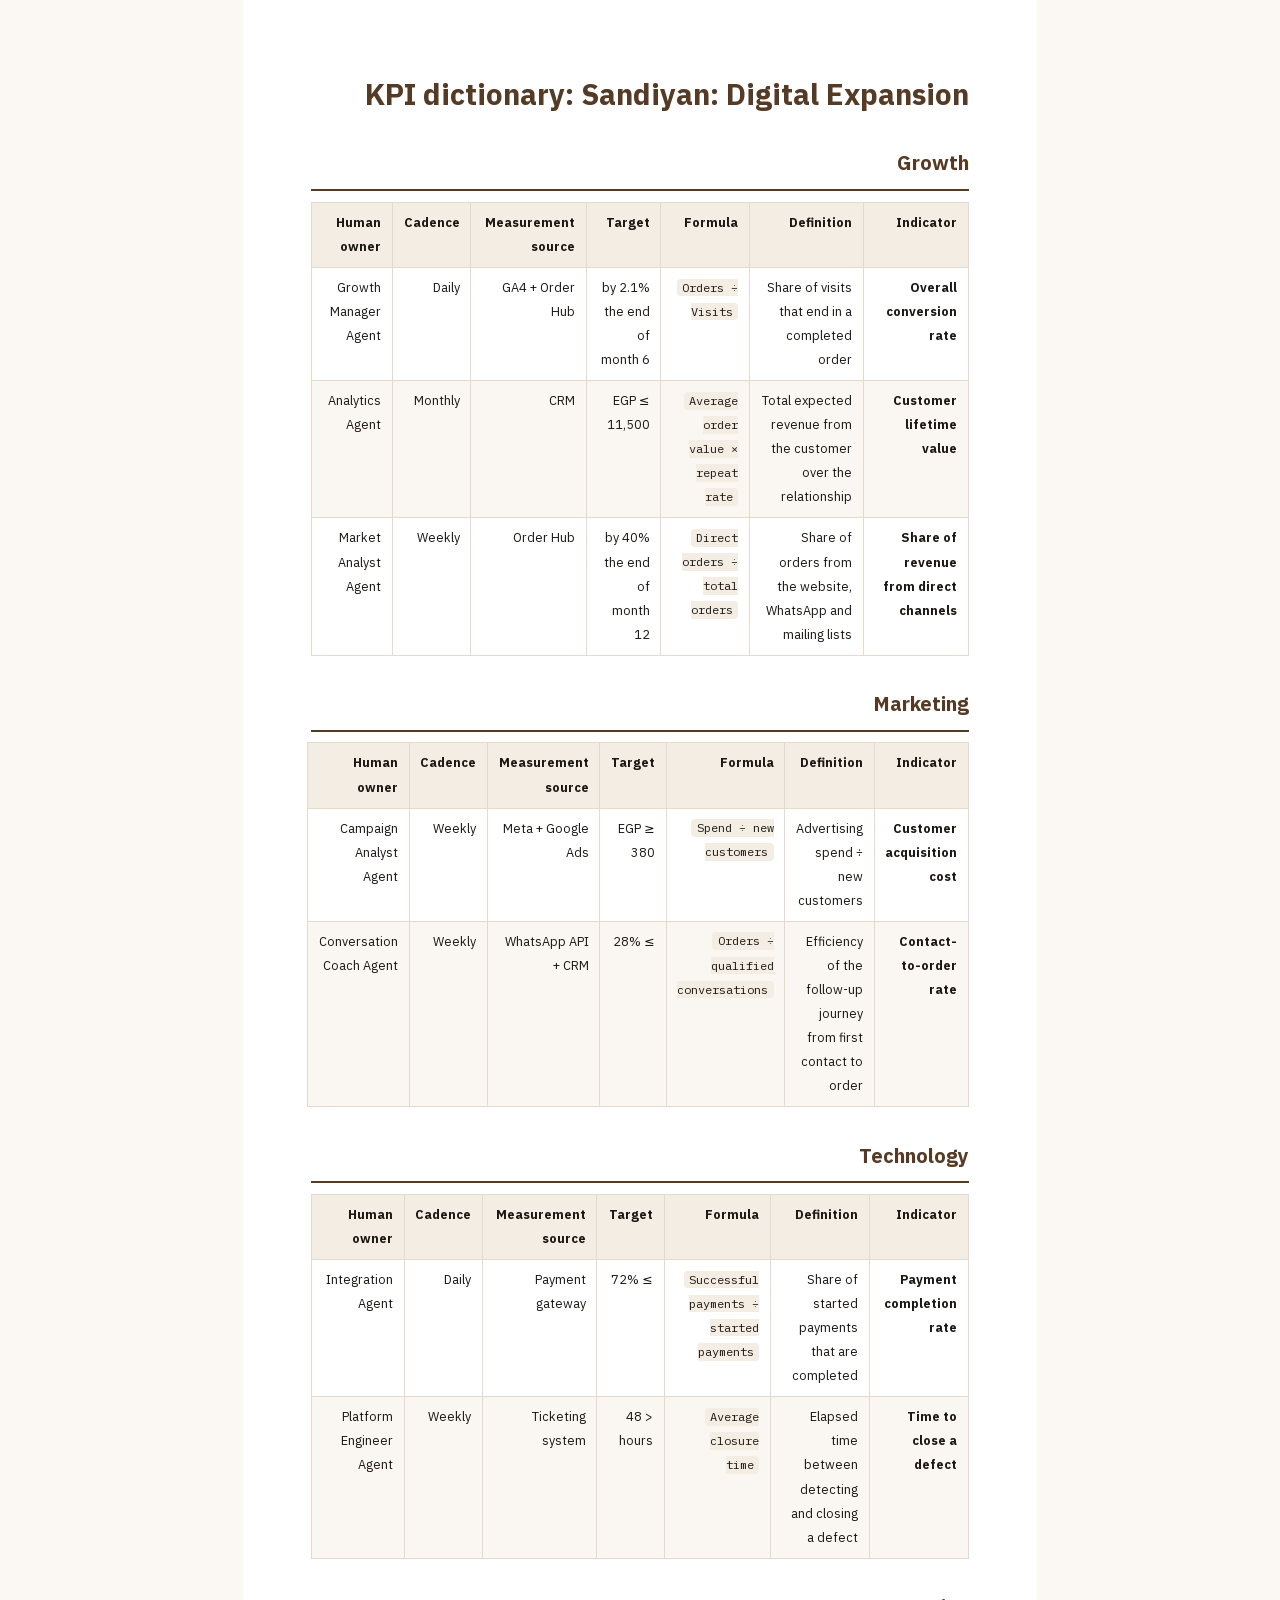
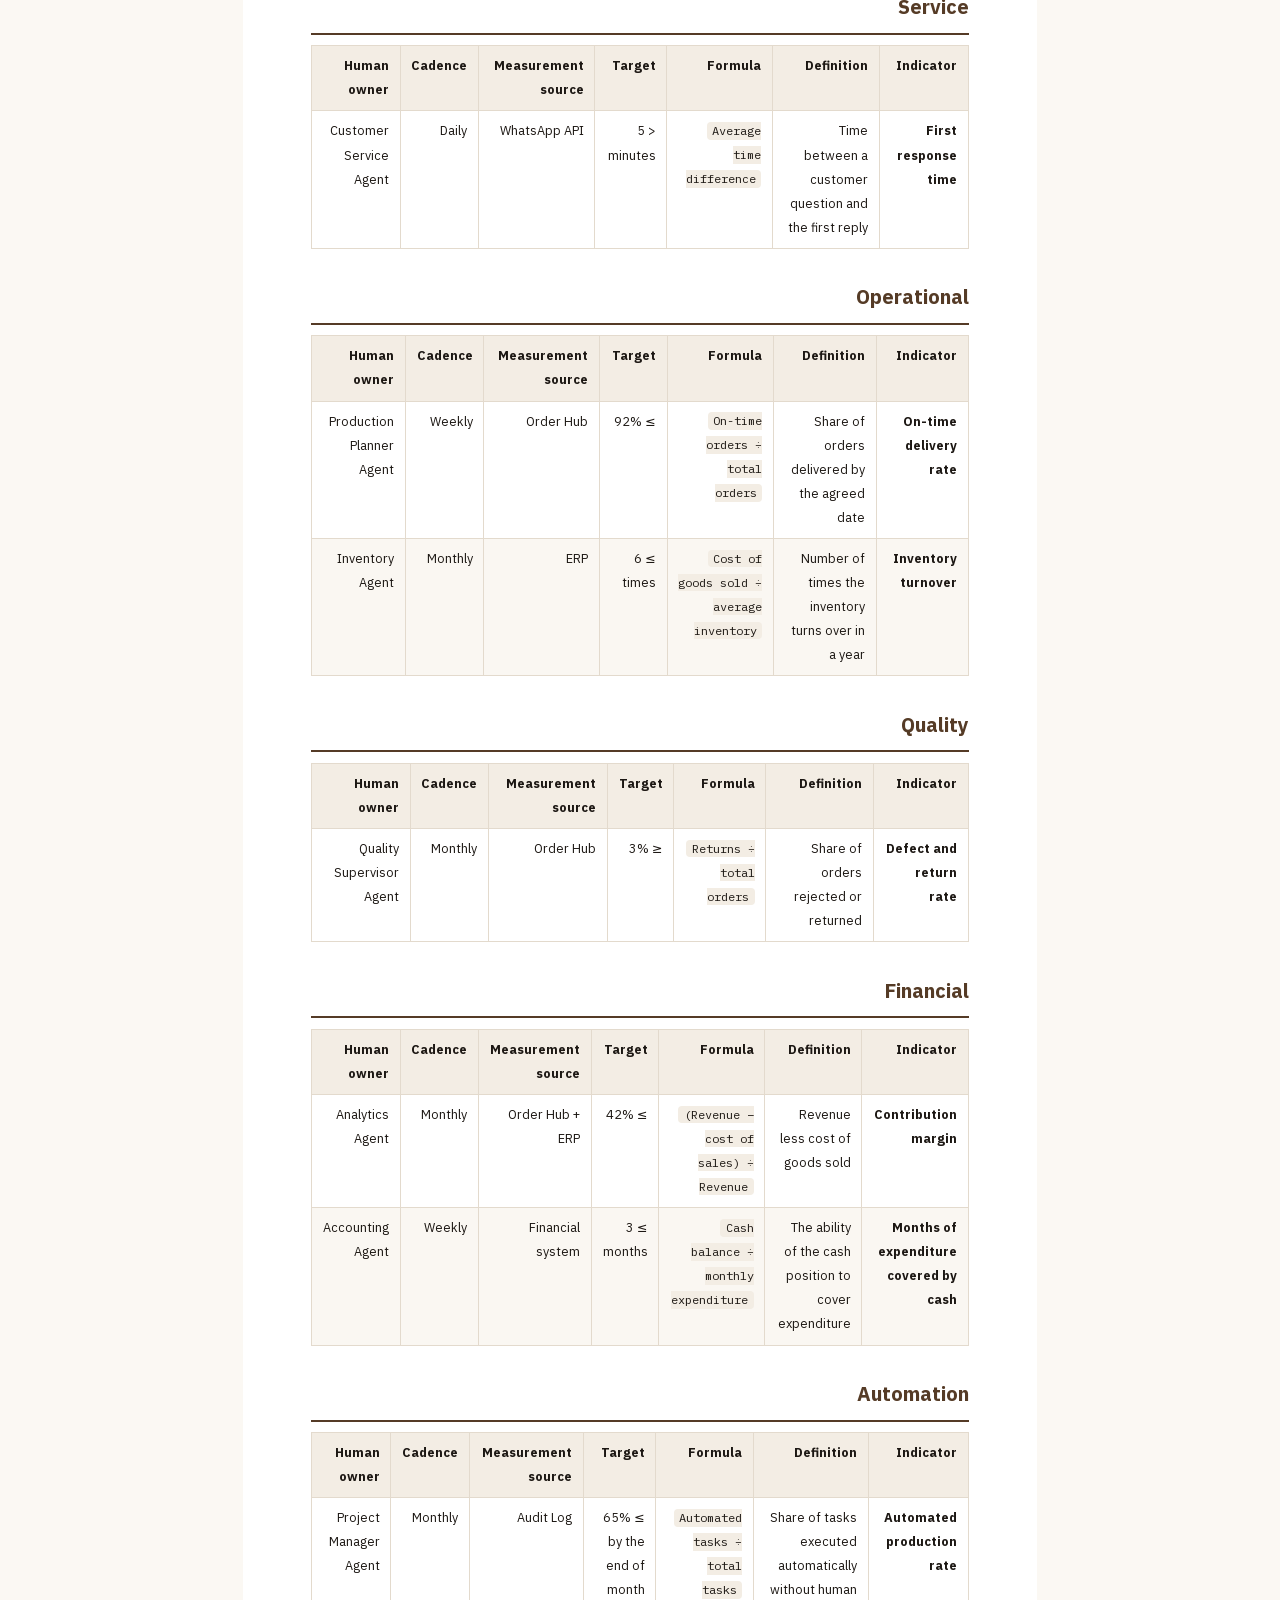
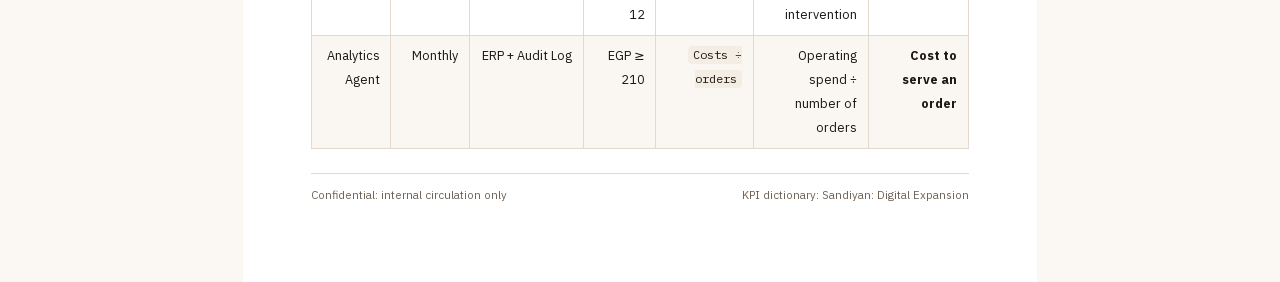
<file: out/en/04-kpi-dictionary.html>
<!DOCTYPE html>
<html lang="ar" dir="rtl">
<head>
<meta charset="utf-8">
<meta name="viewport" content="width=device-width, initial-scale=1">
<title>KPI dictionary: Sandiyan: Digital Expansion</title>
<link rel="stylesheet" href="../../assets/css/fonts.css">
<style>
:root{--ink:#1c1713;--muted:#6f6257;--line:#e3dacd;--wood:#553b26;--mint:#0e7c66;
--gold:#a8781d;--paper:#fbf8f3;--surface:#fff;--danger:#b3261e}
*{box-sizing:border-box}
body{margin:0;background:var(--paper);color:var(--ink);
font-family:"IBM Plex Sans Arabic","IBM Plex Sans Latin","Tajawal","Noto Sans Arabic","Geeza Pro",system-ui,sans-serif;
font-size:11pt;line-height:1.9;letter-spacing:0}
.page{max-width:210mm;min-height:297mm;margin:0 auto;padding:20mm 18mm;background:#fff}
h1{font-size:22pt;line-height:1.35;margin:0 0 6pt;color:var(--wood)}
h2{font-size:15pt;margin:22pt 0 8pt;padding-bottom:5pt;border-bottom:1.5pt solid var(--wood);color:var(--wood)}
h3{font-size:12.5pt;margin:16pt 0 6pt;color:var(--mint)}
p{margin:0 0 8pt}
ul,ol{margin:0 0 10pt;padding-inline-start:1.5em}
li{margin-bottom:4pt}
table{width:100%;border-collapse:collapse;margin:0 0 12pt;font-size:9.5pt}
th,td{border:1px solid var(--line);padding:6pt 8pt;text-align:right;vertical-align:top}
thead th{background:#f3ede4;font-weight:700}
tbody tr:nth-child(even){background:#faf7f2}
.num{direction:rtl;text-align:right;white-space:nowrap;font-variant-numeric:tabular-nums}
.cover{background:linear-gradient(155deg,#241a12,#553b26);color:#f6efe6;border-radius:8pt;
padding:26pt;margin-bottom:16pt;min-height:150mm;display:flex;flex-direction:column;justify-content:space-between}
.cover h1{color:#fff;font-size:26pt}
.cover .badge{display:inline-block;border:1px solid rgba(255,255,255,.3);border-radius:99pt;
padding:4pt 12pt;font-size:9pt}
.cover dl{display:grid;grid-template-columns:repeat(3,1fr);gap:8pt 14pt;margin:0;
border-top:1px solid rgba(255,255,255,.25);padding-top:12pt}
.cover dt{font-size:8pt;color:rgba(246,239,230,.6)}
.cover dd{margin:0;font-size:10pt;font-weight:700;color:#fff}
.kpis{display:grid;grid-template-columns:repeat(4,1fr);gap:8pt;margin:0 0 14pt}
.kpi{border:1px solid var(--line);border-radius:6pt;padding:8pt 10pt;background:#fff}
.kpi .l{font-size:8.5pt;color:var(--muted)}
.kpi .v{font-size:14pt;font-weight:700;color:var(--mint)}
.callout{border:1px solid var(--line);border-inline-start:3pt solid var(--gold);
background:#fbf6e9;border-radius:5pt;padding:9pt 12pt;margin:0 0 12pt}
.callout b{color:var(--gold)}
.foot{margin-top:18pt;padding-top:8pt;border-top:1px solid var(--line);
font-size:8.5pt;color:var(--muted);display:flex;justify-content:space-between}
code{font-family:"IBM Plex Mono",ui-monospace,Menlo,monospace;font-size:9pt;
direction:ltr;unicode-bidi:isolate;background:#f3ede4;padding:1pt 4pt;border-radius:3pt}
@media print{body{background:#fff}.page{padding:0;min-height:auto;max-width:none}
h2{page-break-after:avoid}table{page-break-inside:auto}tr{page-break-inside:avoid}
thead{display:table-header-group}.cover{-webkit-print-color-adjust:exact;print-color-adjust:exact}}
</style>
</head>
<body>
<div class="page">
<h1>KPI dictionary: Sandiyan: Digital Expansion</h1><h2>Growth</h2><table><thead><tr><th>Indicator</th><th>Definition</th><th>Formula</th><th>Target</th><th>Measurement source</th><th>Cadence</th><th>Human owner</th></tr></thead><tbody><tr><td><b>Overall conversion rate</b></td><td>Share of visits that end in a completed order</td><td><code>Orders ÷ Visits</code></td><td>2.1% by the end of month 6</td><td>GA4 + Order Hub</td><td>Daily</td><td>Growth Manager Agent</td></tr><tr><td><b>Customer lifetime value</b></td><td>Total expected revenue from the customer over the relationship</td><td><code>Average order value × repeat rate</code></td><td>≥ EGP 11,500</td><td>CRM</td><td>Monthly</td><td>Analytics Agent</td></tr><tr><td><b>Share of revenue from direct channels</b></td><td>Share of orders from the website, WhatsApp and mailing lists</td><td><code>Direct orders ÷ total orders</code></td><td>40% by the end of month 12</td><td>Order Hub</td><td>Weekly</td><td>Market Analyst Agent</td></tr></tbody></table><h2>Marketing</h2><table><thead><tr><th>Indicator</th><th>Definition</th><th>Formula</th><th>Target</th><th>Measurement source</th><th>Cadence</th><th>Human owner</th></tr></thead><tbody><tr><td><b>Customer acquisition cost</b></td><td>Advertising spend ÷ new customers</td><td><code>Spend ÷ new customers</code></td><td>≤ EGP 380</td><td>Meta + Google Ads</td><td>Weekly</td><td>Campaign Analyst Agent</td></tr><tr><td><b>Contact-to-order rate</b></td><td>Efficiency of the follow-up journey from first contact to order</td><td><code>Orders ÷ qualified conversations</code></td><td>≥ 28%</td><td>WhatsApp API + CRM</td><td>Weekly</td><td>Conversation Coach Agent</td></tr></tbody></table><h2>Technology</h2><table><thead><tr><th>Indicator</th><th>Definition</th><th>Formula</th><th>Target</th><th>Measurement source</th><th>Cadence</th><th>Human owner</th></tr></thead><tbody><tr><td><b>Payment completion rate</b></td><td>Share of started payments that are completed</td><td><code>Successful payments ÷ started payments</code></td><td>≥ 72%</td><td>Payment gateway</td><td>Daily</td><td>Integration Agent</td></tr><tr><td><b>Time to close a defect</b></td><td>Elapsed time between detecting and closing a defect</td><td><code>Average closure time</code></td><td>&lt; 48 hours</td><td>Ticketing system</td><td>Weekly</td><td>Platform Engineer Agent</td></tr></tbody></table><h2>Service</h2><table><thead><tr><th>Indicator</th><th>Definition</th><th>Formula</th><th>Target</th><th>Measurement source</th><th>Cadence</th><th>Human owner</th></tr></thead><tbody><tr><td><b>First response time</b></td><td>Time between a customer question and the first reply</td><td><code>Average time difference</code></td><td>&lt; 5 minutes</td><td>WhatsApp API</td><td>Daily</td><td>Customer Service Agent</td></tr></tbody></table><h2>Operational</h2><table><thead><tr><th>Indicator</th><th>Definition</th><th>Formula</th><th>Target</th><th>Measurement source</th><th>Cadence</th><th>Human owner</th></tr></thead><tbody><tr><td><b>On-time delivery rate</b></td><td>Share of orders delivered by the agreed date</td><td><code>On-time orders ÷ total orders</code></td><td>≥ 92%</td><td>Order Hub</td><td>Weekly</td><td>Production Planner Agent</td></tr><tr><td><b>Inventory turnover</b></td><td>Number of times the inventory turns over in a year</td><td><code>Cost of goods sold ÷ average inventory</code></td><td>≥ 6 times</td><td>ERP</td><td>Monthly</td><td>Inventory Agent</td></tr></tbody></table><h2>Quality</h2><table><thead><tr><th>Indicator</th><th>Definition</th><th>Formula</th><th>Target</th><th>Measurement source</th><th>Cadence</th><th>Human owner</th></tr></thead><tbody><tr><td><b>Defect and return rate</b></td><td>Share of orders rejected or returned</td><td><code>Returns ÷ total orders</code></td><td>≤ 3%</td><td>Order Hub</td><td>Monthly</td><td>Quality Supervisor Agent</td></tr></tbody></table><h2>Financial</h2><table><thead><tr><th>Indicator</th><th>Definition</th><th>Formula</th><th>Target</th><th>Measurement source</th><th>Cadence</th><th>Human owner</th></tr></thead><tbody><tr><td><b>Contribution margin</b></td><td>Revenue less cost of goods sold</td><td><code>(Revenue − cost of sales) ÷ Revenue</code></td><td>≥ 42%</td><td>Order Hub + ERP</td><td>Monthly</td><td>Analytics Agent</td></tr><tr><td><b>Months of expenditure covered by cash</b></td><td>The ability of the cash position to cover expenditure</td><td><code>Cash balance ÷ monthly expenditure</code></td><td>≥ 3 months</td><td>Financial system</td><td>Weekly</td><td>Accounting Agent</td></tr></tbody></table><h2>Automation</h2><table><thead><tr><th>Indicator</th><th>Definition</th><th>Formula</th><th>Target</th><th>Measurement source</th><th>Cadence</th><th>Human owner</th></tr></thead><tbody><tr><td><b>Automated production rate</b></td><td>Share of tasks executed automatically without human intervention</td><td><code>Automated tasks ÷ total tasks</code></td><td>≥ 65% by the end of month 12</td><td>Audit Log</td><td>Monthly</td><td>Project Manager Agent</td></tr><tr><td><b>Cost to serve an order</b></td><td>Operating spend ÷ number of orders</td><td><code>Costs ÷ orders</code></td><td>≤ EGP 210</td><td>ERP + Audit Log</td><td>Monthly</td><td>Analytics Agent</td></tr></tbody></table>
<div class="foot">
  <span>KPI dictionary: Sandiyan: Digital Expansion</span>
  <span>Confidential: internal circulation only</span>
</div>
</div>
</body>
</html>
</file>
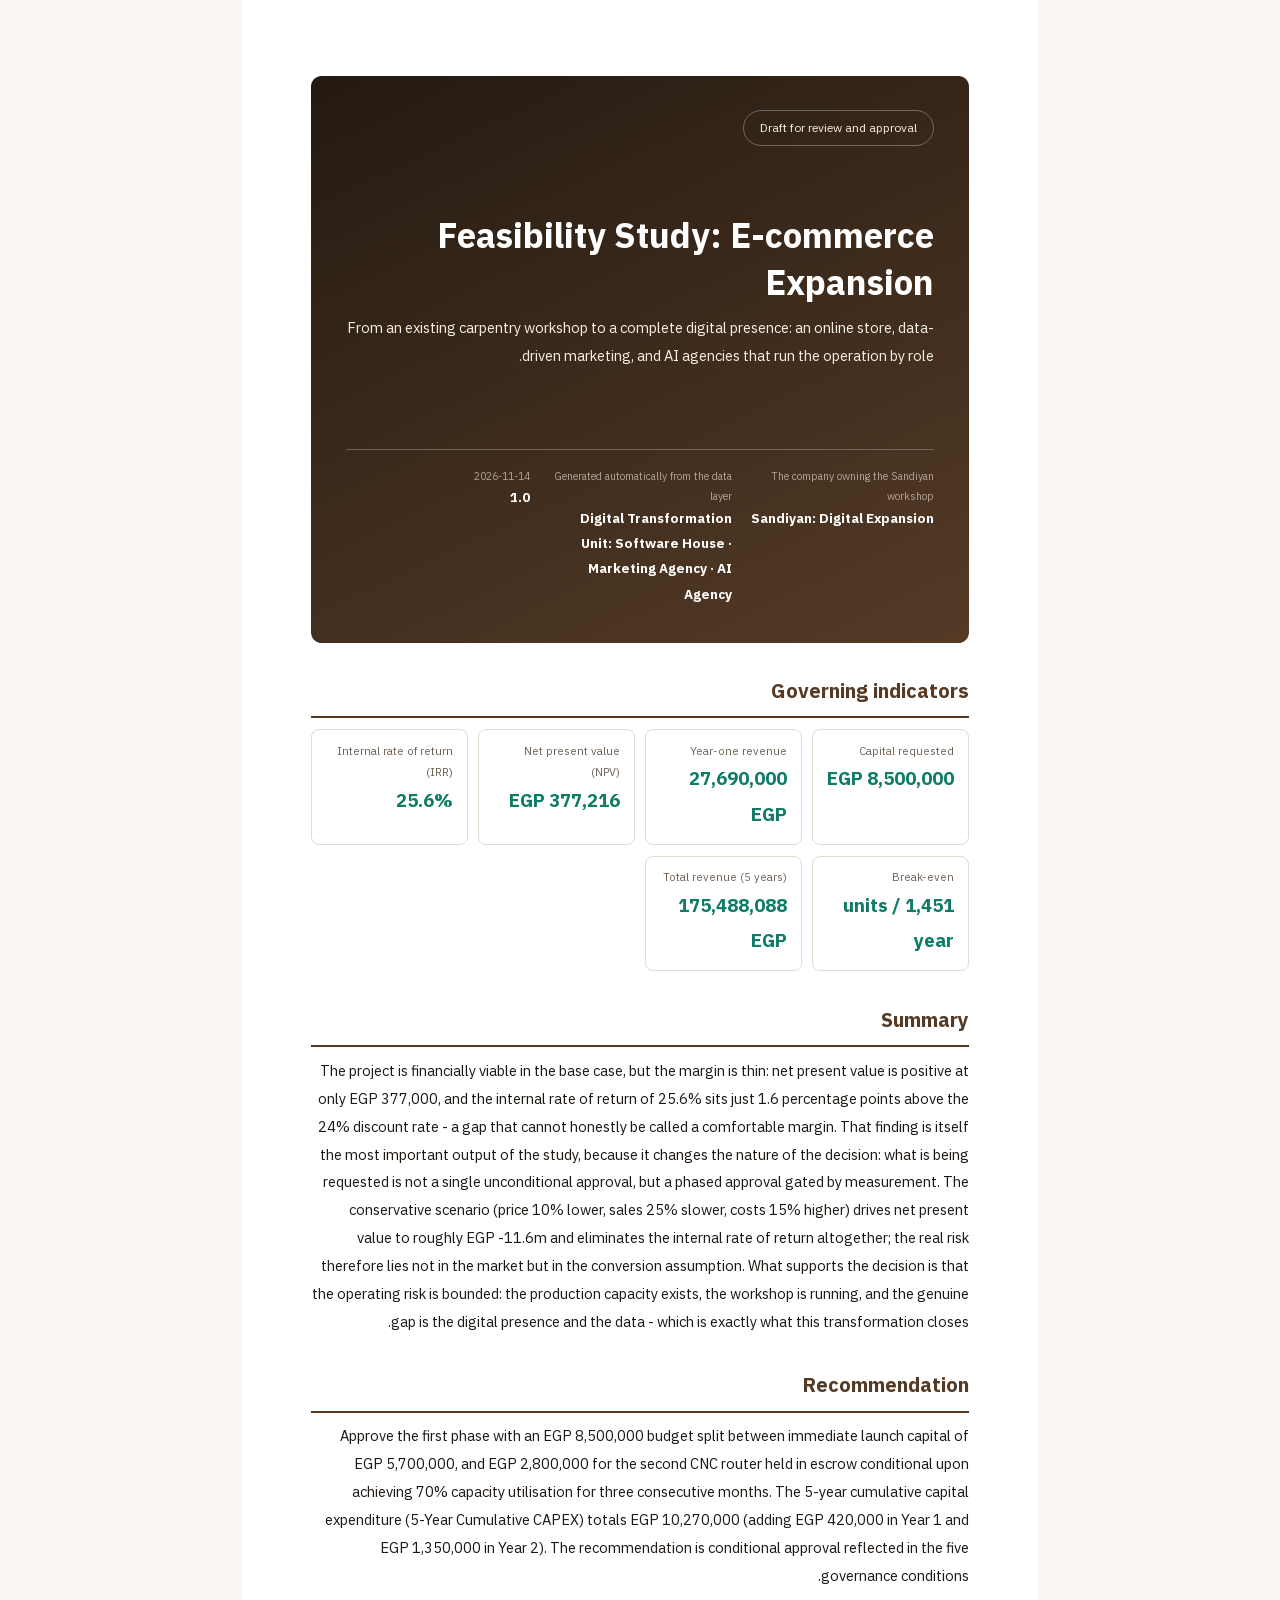
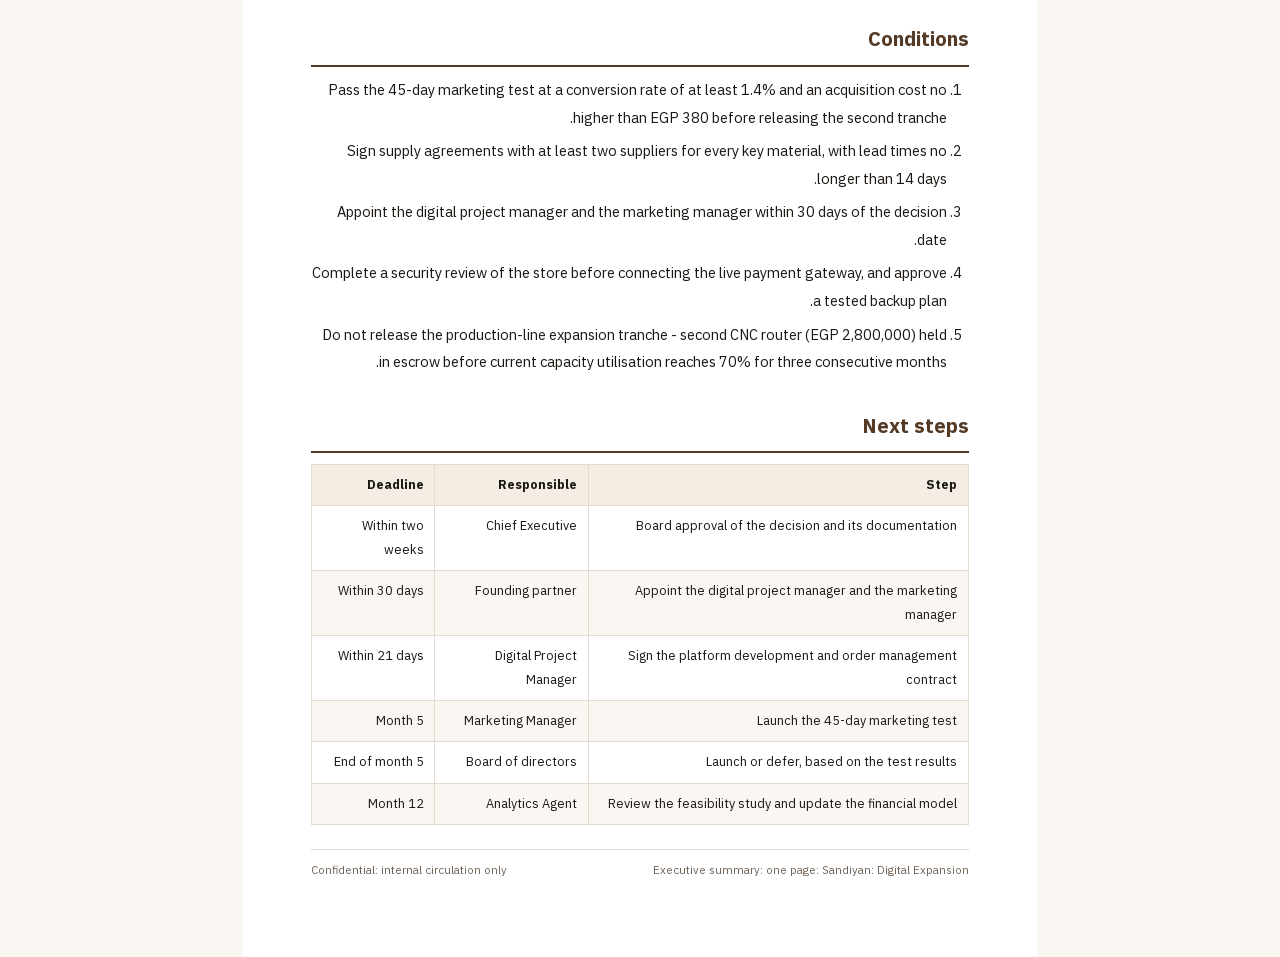
<file: out/en/05-executive-onepager.html>
<!DOCTYPE html>
<html lang="ar" dir="rtl">
<head>
<meta charset="utf-8">
<meta name="viewport" content="width=device-width, initial-scale=1">
<title>Executive summary: one page: Sandiyan: Digital Expansion</title>
<link rel="stylesheet" href="../../assets/css/fonts.css">
<style>
:root{--ink:#1c1713;--muted:#6f6257;--line:#e3dacd;--wood:#553b26;--mint:#0e7c66;
--gold:#a8781d;--paper:#fbf8f3;--surface:#fff;--danger:#b3261e}
*{box-sizing:border-box}
body{margin:0;background:var(--paper);color:var(--ink);
font-family:"IBM Plex Sans Arabic","IBM Plex Sans Latin","Tajawal","Noto Sans Arabic","Geeza Pro",system-ui,sans-serif;
font-size:11pt;line-height:1.9;letter-spacing:0}
.page{max-width:210mm;min-height:297mm;margin:0 auto;padding:20mm 18mm;background:#fff}
h1{font-size:22pt;line-height:1.35;margin:0 0 6pt;color:var(--wood)}
h2{font-size:15pt;margin:22pt 0 8pt;padding-bottom:5pt;border-bottom:1.5pt solid var(--wood);color:var(--wood)}
h3{font-size:12.5pt;margin:16pt 0 6pt;color:var(--mint)}
p{margin:0 0 8pt}
ul,ol{margin:0 0 10pt;padding-inline-start:1.5em}
li{margin-bottom:4pt}
table{width:100%;border-collapse:collapse;margin:0 0 12pt;font-size:9.5pt}
th,td{border:1px solid var(--line);padding:6pt 8pt;text-align:right;vertical-align:top}
thead th{background:#f3ede4;font-weight:700}
tbody tr:nth-child(even){background:#faf7f2}
.num{direction:rtl;text-align:right;white-space:nowrap;font-variant-numeric:tabular-nums}
.cover{background:linear-gradient(155deg,#241a12,#553b26);color:#f6efe6;border-radius:8pt;
padding:26pt;margin-bottom:16pt;min-height:150mm;display:flex;flex-direction:column;justify-content:space-between}
.cover h1{color:#fff;font-size:26pt}
.cover .badge{display:inline-block;border:1px solid rgba(255,255,255,.3);border-radius:99pt;
padding:4pt 12pt;font-size:9pt}
.cover dl{display:grid;grid-template-columns:repeat(3,1fr);gap:8pt 14pt;margin:0;
border-top:1px solid rgba(255,255,255,.25);padding-top:12pt}
.cover dt{font-size:8pt;color:rgba(246,239,230,.6)}
.cover dd{margin:0;font-size:10pt;font-weight:700;color:#fff}
.kpis{display:grid;grid-template-columns:repeat(4,1fr);gap:8pt;margin:0 0 14pt}
.kpi{border:1px solid var(--line);border-radius:6pt;padding:8pt 10pt;background:#fff}
.kpi .l{font-size:8.5pt;color:var(--muted)}
.kpi .v{font-size:14pt;font-weight:700;color:var(--mint)}
.callout{border:1px solid var(--line);border-inline-start:3pt solid var(--gold);
background:#fbf6e9;border-radius:5pt;padding:9pt 12pt;margin:0 0 12pt}
.callout b{color:var(--gold)}
.foot{margin-top:18pt;padding-top:8pt;border-top:1px solid var(--line);
font-size:8.5pt;color:var(--muted);display:flex;justify-content:space-between}
code{font-family:"IBM Plex Mono",ui-monospace,Menlo,monospace;font-size:9pt;
direction:ltr;unicode-bidi:isolate;background:#f3ede4;padding:1pt 4pt;border-radius:3pt}
@media print{body{background:#fff}.page{padding:0;min-height:auto;max-width:none}
h2{page-break-after:avoid}table{page-break-inside:auto}tr{page-break-inside:avoid}
thead{display:table-header-group}.cover{-webkit-print-color-adjust:exact;print-color-adjust:exact}}
</style>
</head>
<body>
<div class="page">
<div class='cover'><div><span class='badge'>Draft for review and approval</span></div><div><h1>Feasibility Study: E-commerce Expansion</h1><p>From an existing carpentry workshop to a complete digital presence: an online store, data-driven marketing, and AI agencies that run the operation by role.</p></div><dl><div><dt>The company owning the Sandiyan workshop</dt><dd>Sandiyan: Digital Expansion</dd></div><div><dt>Generated automatically from the data layer</dt><dd>Digital Transformation Unit: Software House · Marketing Agency · AI Agency</dd></div><div><dt>2026-11-14</dt><dd>1.0</dd></div></dl></div><h2>Governing indicators</h2><div class='kpis'><div class='kpi'><div class='l'>Capital requested</div><div class='v'>8,500,000 EGP</div></div><div class='kpi'><div class='l'>Year-one revenue</div><div class='v'>27,690,000 EGP</div></div><div class='kpi'><div class='l'>Net present value (NPV)</div><div class='v'>377,216 EGP</div></div><div class='kpi'><div class='l'>Internal rate of return (IRR)</div><div class='v'>25.6%</div></div><div class='kpi'><div class='l'>Break-even</div><div class='v'>1,451 units / year</div></div><div class='kpi'><div class='l'>Total revenue (5 years)</div><div class='v'>175,488,088 EGP</div></div></div><h2>Summary</h2><p>The project is financially viable in the base case, but the margin is thin: net present value is positive at only EGP 377,000, and the internal rate of return of 25.6% sits just 1.6 percentage points above the 24% discount rate - a gap that cannot honestly be called a comfortable margin. That finding is itself the most important output of the study, because it changes the nature of the decision: what is being requested is not a single unconditional approval, but a phased approval gated by measurement. The conservative scenario (price 10% lower, sales 25% slower, costs 15% higher) drives net present value to roughly EGP -11.6m and eliminates the internal rate of return altogether; the real risk therefore lies not in the market but in the conversion assumption. What supports the decision is that the operating risk is bounded: the production capacity exists, the workshop is running, and the genuine gap is the digital presence and the data - which is exactly what this transformation closes.</p><h2>Recommendation</h2><p>Approve the first phase with an EGP 8,500,000 budget split between immediate launch capital of EGP 5,700,000, and EGP 2,800,000 for the second CNC router held in escrow conditional upon achieving 70% capacity utilisation for three consecutive months. The 5-year cumulative capital expenditure (5-Year Cumulative CAPEX) totals EGP 10,270,000 (adding EGP 420,000 in Year 1 and EGP 1,350,000 in Year 2). The recommendation is conditional approval reflected in the five governance conditions.</p><h2>Conditions</h2><ol><li>Pass the 45-day marketing test at a conversion rate of at least 1.4% and an acquisition cost no higher than EGP 380 before releasing the second tranche.</li><li>Sign supply agreements with at least two suppliers for every key material, with lead times no longer than 14 days.</li><li>Appoint the digital project manager and the marketing manager within 30 days of the decision date.</li><li>Complete a security review of the store before connecting the live payment gateway, and approve a tested backup plan.</li><li>Do not release the production-line expansion tranche - second CNC router (EGP 2,800,000) held in escrow before current capacity utilisation reaches 70% for three consecutive months.</li></ol><h2>Next steps</h2><table><thead><tr><th>Step</th><th>Responsible</th><th>Deadline</th></tr></thead><tbody><tr><td>Board approval of the decision and its documentation</td><td>Chief Executive</td><td>Within two weeks</td></tr><tr><td>Appoint the digital project manager and the marketing manager</td><td>Founding partner</td><td>Within 30 days</td></tr><tr><td>Sign the platform development and order management contract</td><td>Digital Project Manager</td><td>Within 21 days</td></tr><tr><td>Launch the 45-day marketing test</td><td>Marketing Manager</td><td>Month 5</td></tr><tr><td>Launch or defer, based on the test results</td><td>Board of directors</td><td>End of month 5</td></tr><tr><td>Review the feasibility study and update the financial model</td><td>Analytics Agent</td><td>Month 12</td></tr></tbody></table>
<div class="foot">
  <span>Executive summary: one page: Sandiyan: Digital Expansion</span>
  <span>Confidential: internal circulation only</span>
</div>
</div>
</body>
</html>
</file>
<file: assets/css/fonts.css>
/* ============================================================
   fonts.css: الخطوط محليًّا (بلا اعتماد على أي خدمة خارجية)
   IBM Plex Sans Arabic · IBM Plex Sans · IBM Plex Mono
   ------------------------------------------------------------
   الخطوط متغيّرة الأوزان (variable): ملف واحد لكل مقطع.
   ============================================================ */

@font-face {
  font-family: 'IBM Plex Mono';
  font-style: normal;
  font-weight: 400;
  font-display: swap;
  src: url('../fonts/IBMPlexMono-400-latin.woff2') format('woff2');
}
@font-face {
  font-family: 'IBM Plex Mono';
  font-style: normal;
  font-weight: 500;
  font-display: swap;
  src: url('../fonts/IBMPlexMono-500-latin.woff2') format('woff2');
}
@font-face {
  font-family: 'IBM Plex Mono';
  font-style: normal;
  font-weight: 600;
  font-display: swap;
  src: url('../fonts/IBMPlexMono-600-latin.woff2') format('woff2');
}

@font-face {
  font-family: 'IBM Plex Sans Arabic';
  font-style: normal;
  font-weight: 400;
  font-display: swap;
  src: url('../fonts/IBMPlexSansArabic-400-arabic.woff2') format('woff2');
}
@font-face {
  font-family: 'IBM Plex Sans Arabic';
  font-style: normal;
  font-weight: 500;
  font-display: swap;
  src: url('../fonts/IBMPlexSansArabic-500-arabic.woff2') format('woff2');
}
@font-face {
  font-family: 'IBM Plex Sans Arabic';
  font-style: normal;
  font-weight: 600;
  font-display: swap;
  src: url('../fonts/IBMPlexSansArabic-600-arabic.woff2') format('woff2');
}
@font-face {
  font-family: 'IBM Plex Sans Arabic';
  font-style: normal;
  font-weight: 700;
  font-display: swap;
  src: url('../fonts/IBMPlexSansArabic-700-arabic.woff2') format('woff2');
}

@font-face {
  font-family: 'IBM Plex Sans Latin';
  font-style: normal;
  font-weight: 400;
  font-display: swap;
  src: url('../fonts/IBMPlexSansLatin-400.woff2') format('woff2');
}
@font-face {
  font-family: 'IBM Plex Sans Latin';
  font-style: normal;
  font-weight: 500;
  font-display: swap;
  src: url('../fonts/IBMPlexSansLatin-500.woff2') format('woff2');
}
@font-face {
  font-family: 'IBM Plex Sans Latin';
  font-style: normal;
  font-weight: 600;
  font-display: swap;
  src: url('../fonts/IBMPlexSansLatin-600.woff2') format('woff2');
}
@font-face {
  font-family: 'IBM Plex Sans Latin';
  font-style: normal;
  font-weight: 700;
  font-display: swap;
  src: url('../fonts/IBMPlexSansLatin-700.woff2') format('woff2');
}
</file>
